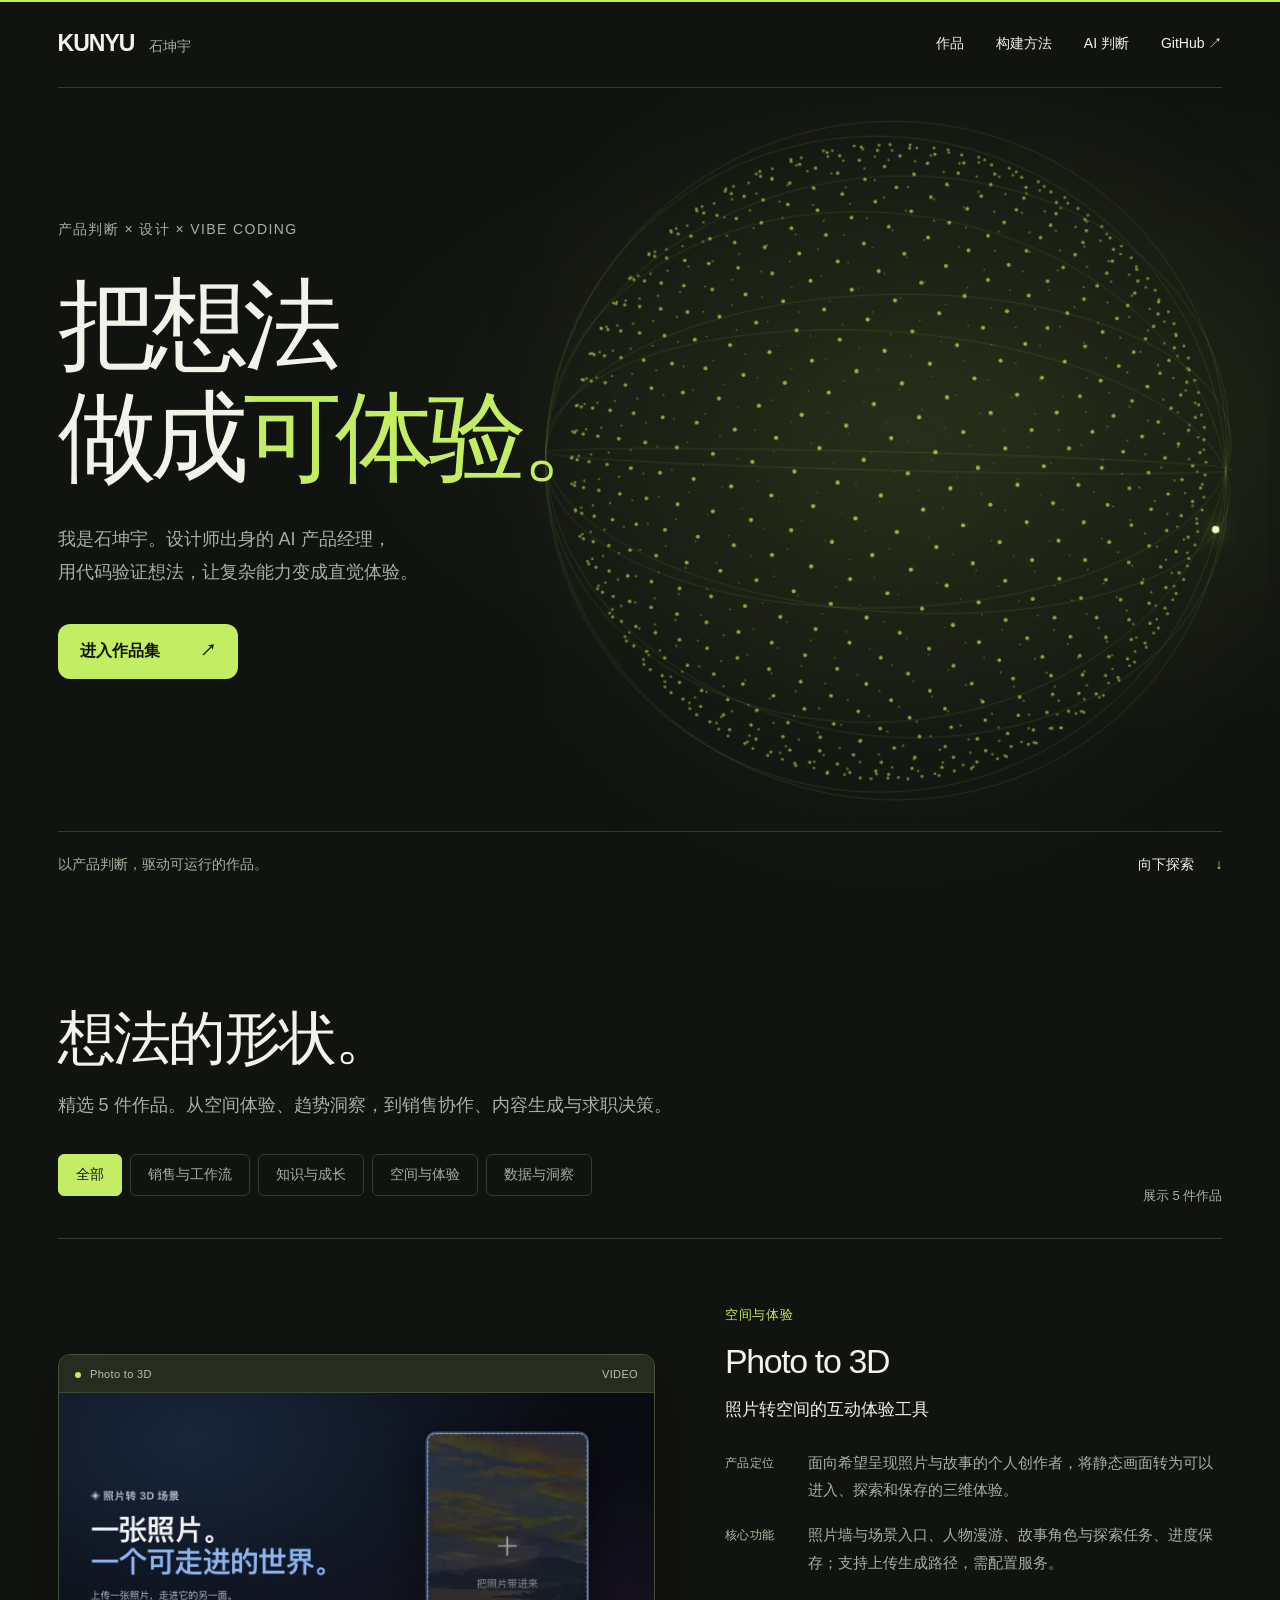
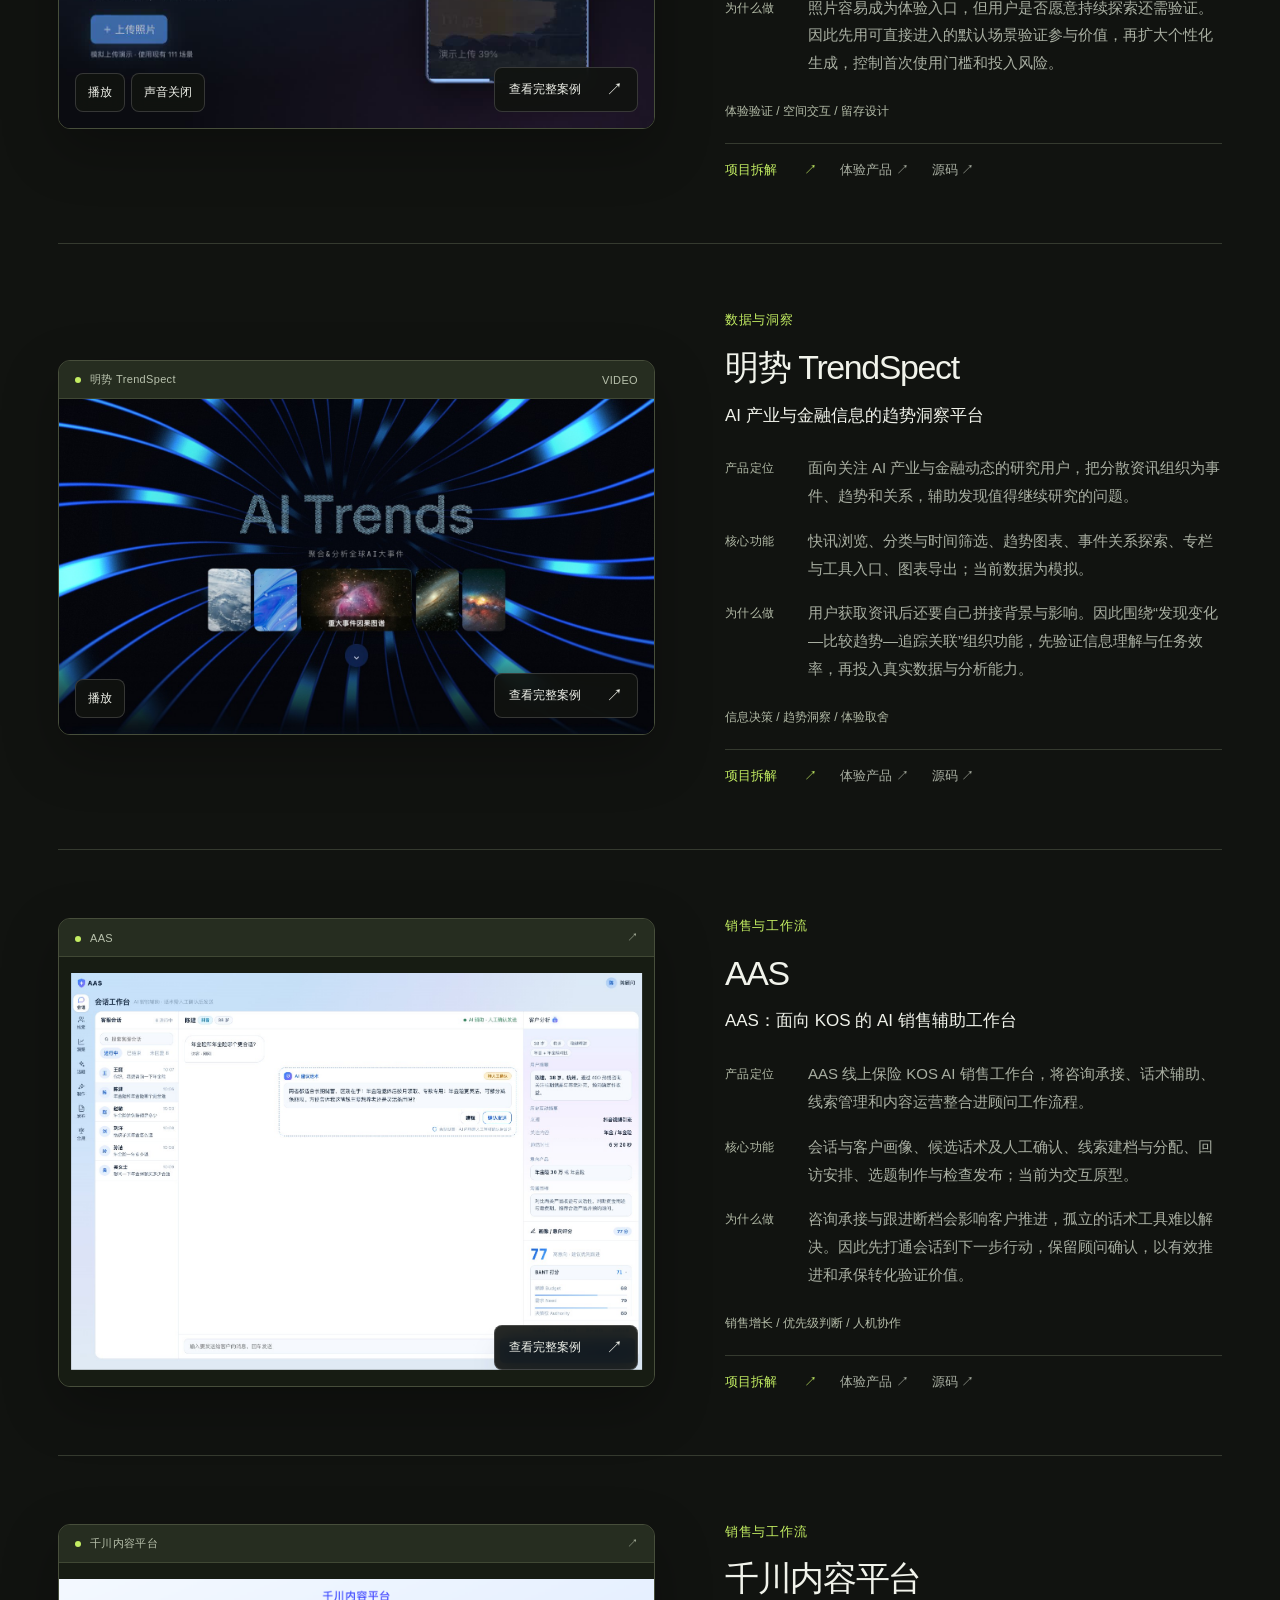
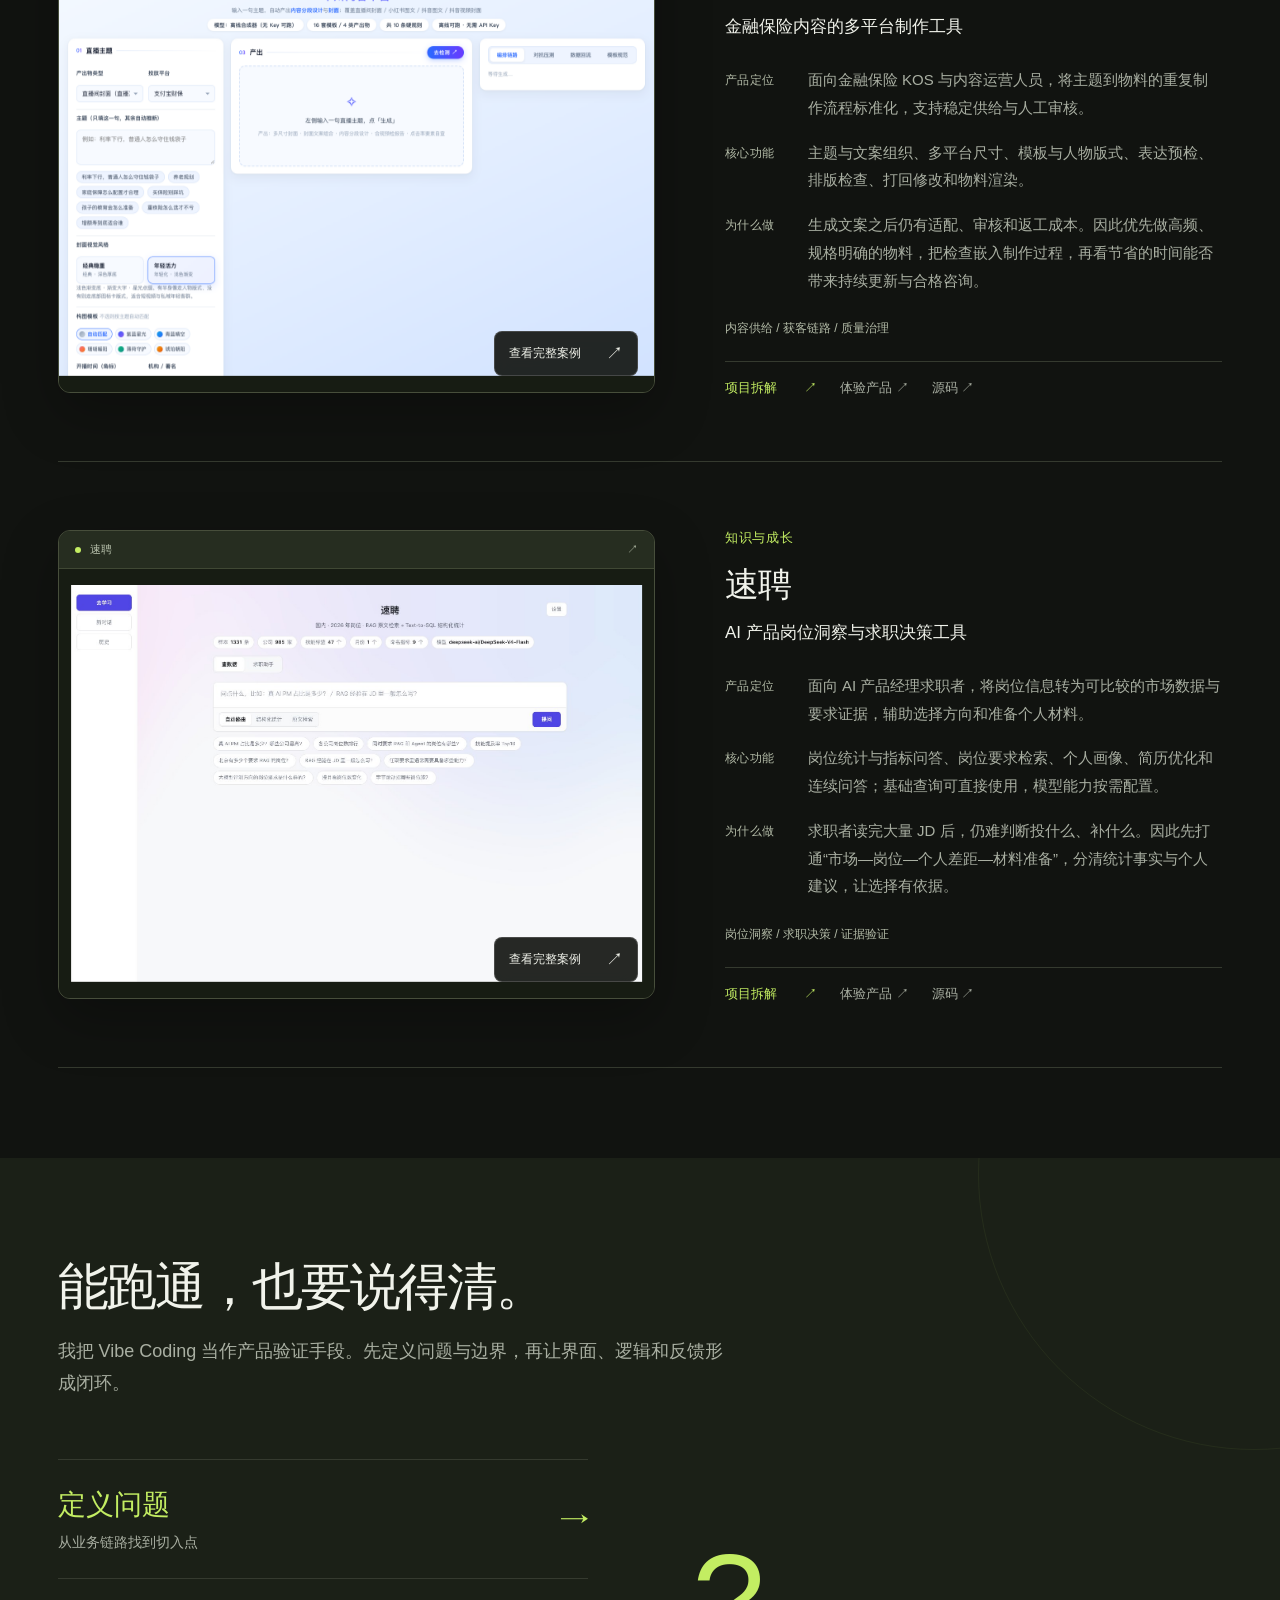
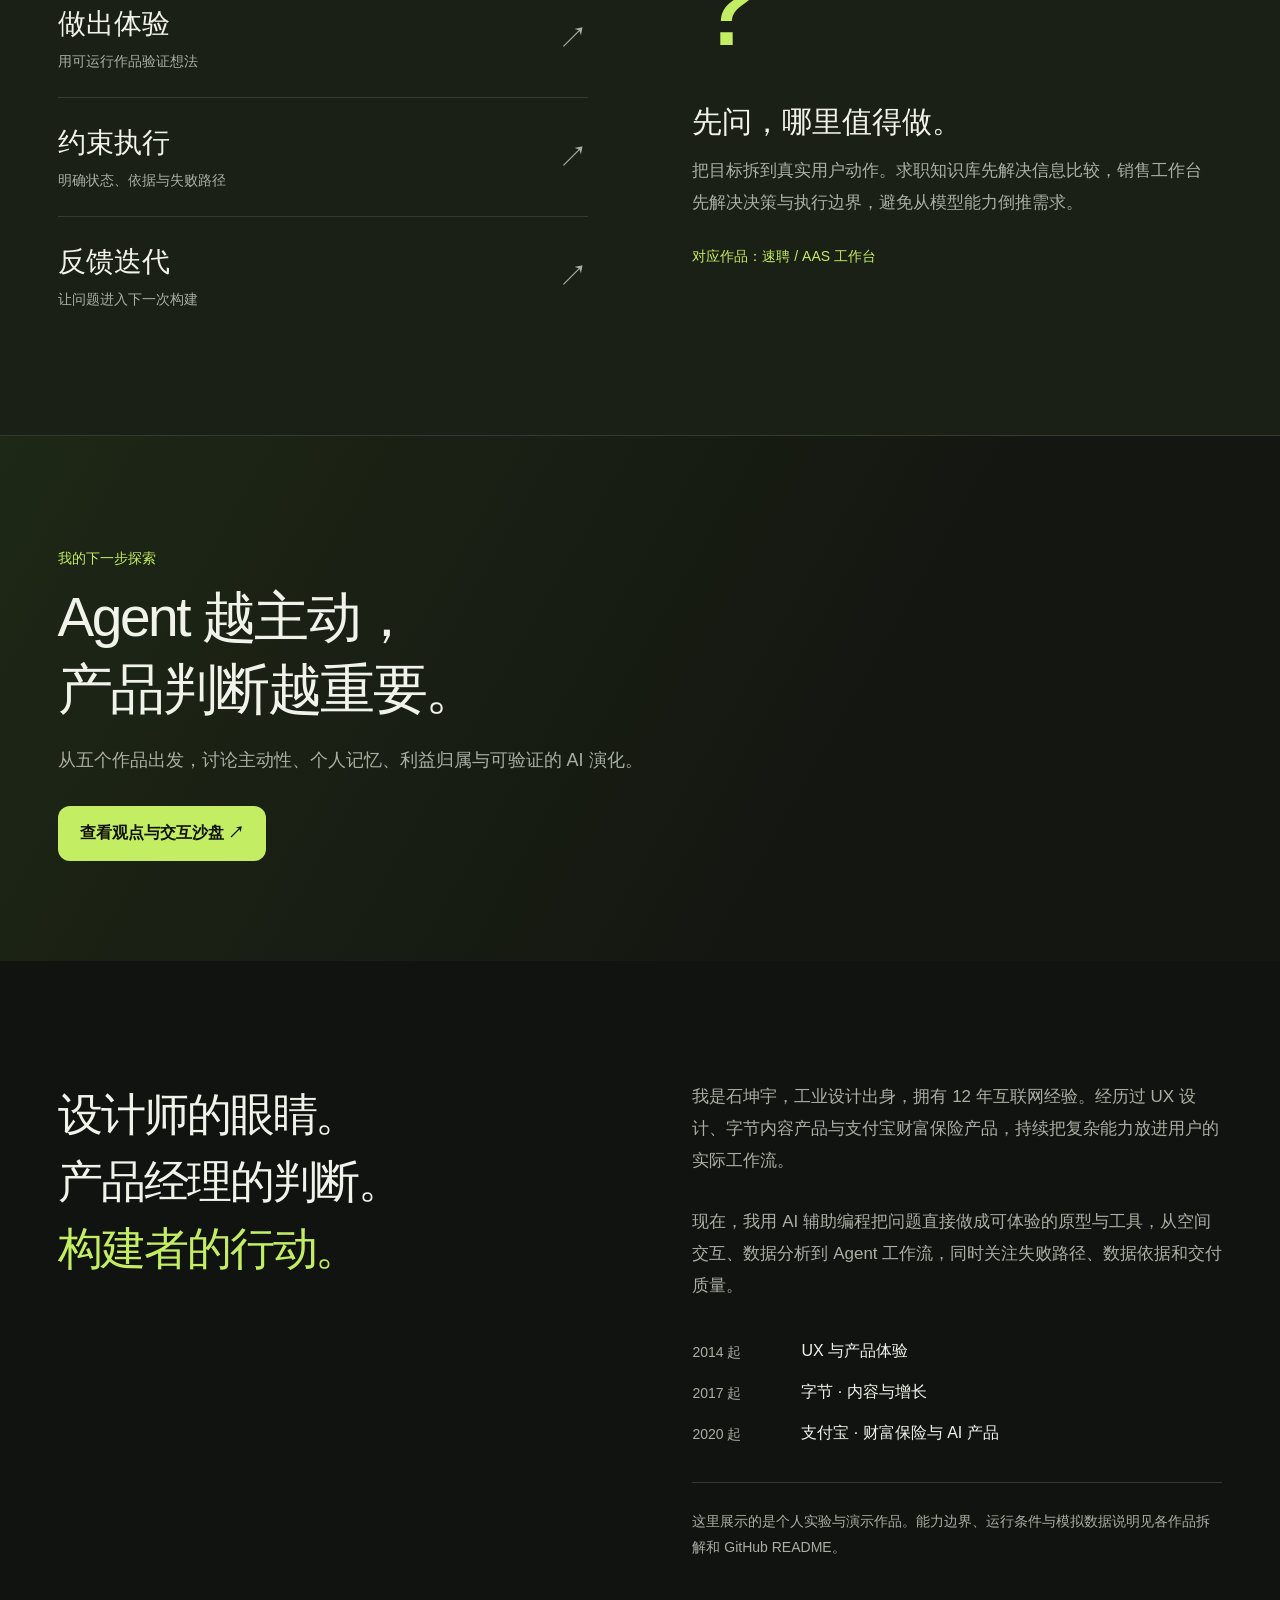
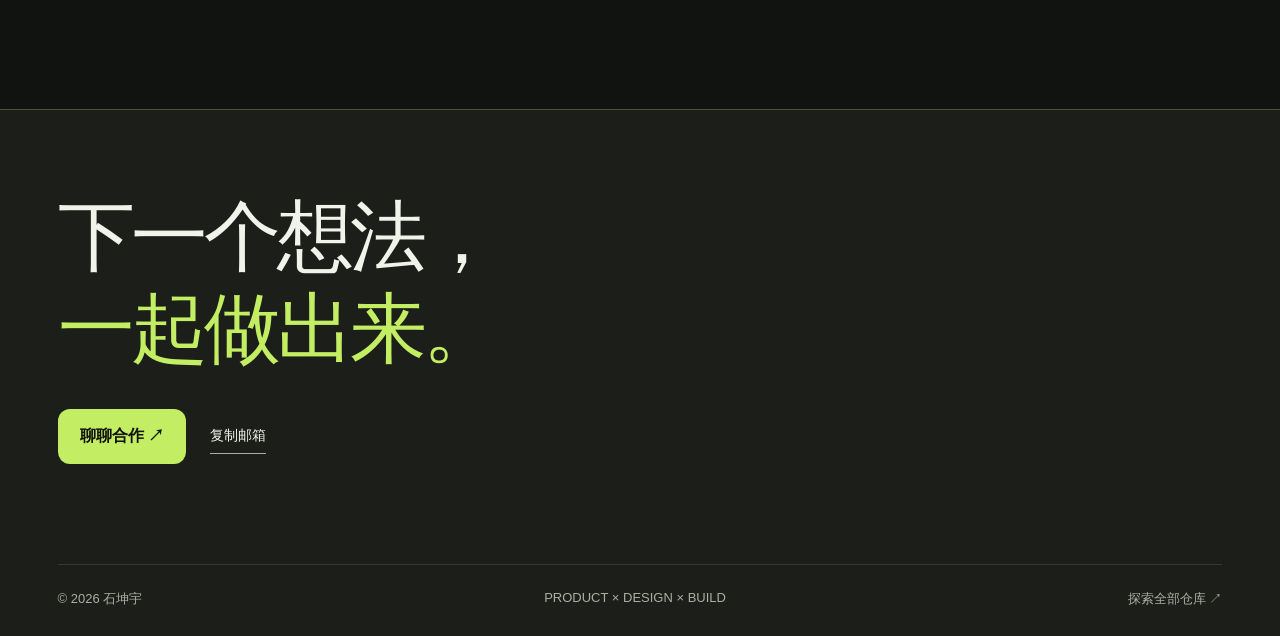
<file: index.html>
<!doctype html><html lang="zh-CN"><head><meta charset="UTF-8"><meta name="viewport" content="width=device-width, initial-scale=1"><title>石坤宇 · 把想法做成作品</title><meta name="description" content="石坤宇的 Vibe Coding 作品与产品实验：空间交互、数据洞察与 AI 工作流。"><link rel="icon" href="data:image/svg+xml,%3Csvg xmlns='http://www.w3.org/2000/svg' viewBox='0 0 32 32'%3E%3Crect width='32' height='32' fill='%23111310'/%3E%3Ctext x='4' y='24' font-size='24' fill='%23c3ed62'%3EK%3C/text%3E%3C/svg%3E"><link rel="stylesheet" href="style.css"><link rel="stylesheet" href="refinements.css"></head><body><a class="skip" href="#works">跳到作品</a><header><a class="brand" href="#home">KUNYU<span>石坤宇</span></a><nav aria-label="主导航"><a href="#works">作品</a><a href="#method">构建方法</a><a href="perspectives.html">AI 判断</a><a href="https://github.com/cain0624" target="_blank" rel="noopener">GitHub ↗</a></nav></header><main><section class="hero" id="home"><div class="hero-copy"><p class="eyebrow">产品判断 × 设计 × VIBE CODING</p><h1>把想法<br>做成<span>可体验。</span></h1><p class="intro">我是石坤宇。设计师出身的 AI 产品经理，<br>用代码验证想法，让复杂能力变成直觉体验。</p><a class="button magnet" href="#works">进入作品集 <span>↗</span></a></div><div class="stage"><canvas id="field" tabindex="0" role="button" aria-label="自动切换的粒子实验，点击或按空格暂停" aria-pressed="false"></canvas></div><div class="hero-baseline"><span>以产品判断，驱动可运行的作品。</span><a href="#works">向下探索 <span>↓</span></a></div></section><section id="works" class="works reveal"><div class="section-title"><h2>想法的形状。</h2><p>精选 5 件作品。从空间体验、趋势洞察，到销售协作、内容生成与求职决策。</p><div class="filters" role="group" aria-label="作品分类"><button data-filter="全部" aria-pressed="true">全部</button><button data-filter="销售与工作流" aria-pressed="false">销售与工作流</button><button data-filter="知识与成长" aria-pressed="false">知识与成长</button><button data-filter="空间与体验" aria-pressed="false">空间与体验</button><button data-filter="数据与洞察" aria-pressed="false">数据与洞察</button></div><p id="filter-status" role="status" aria-live="polite">展示 5 件作品</p></div></section><section class="gallery" aria-label="全部作品"><article class="work project-row reveal" data-group="空间与体验">
 <div class="project-image project-video"><div class="image-bar"><span>Photo to 3D</span><span>VIDEO</span></div><div class="image-viewport"><video data-src="assets/photo-to-3d-showreel.mp4" poster="assets/photo-to-3d-showreel.jpg" muted loop playsinline preload="none" aria-label="Photo to 3D 项目 Showreel"></video></div><div class="video-tools"><button class="video-toggle" type="button" aria-label="播放Photo to 3D 项目 Showreel" aria-pressed="false">播放</button><button class="video-sound" type="button" aria-label="开启Photo to 3D 项目 Showreel声音" aria-pressed="false">声音关闭</button></div><a class="image-action" href="projects/photo-to-3d.html">查看完整案例 <span>↗</span></a></div>
 <div class="project-copy"><p class="category">空间与体验</p><h3>Photo to 3D</h3><p class="project-headline">照片转空间的互动体验工具</p><dl class="project-facts"><div><dt>产品定位</dt><dd>面向希望呈现照片与故事的个人创作者，将静态画面转为可以进入、探索和保存的三维体验。</dd></div><div><dt>核心功能</dt><dd>照片墙与场景入口、人物漫游、故事角色与探索任务、进度保存；支持上传生成路径，需配置服务。</dd></div><div><dt>为什么做</dt><dd>照片容易成为体验入口，但用户是否愿意持续探索还需验证。因此先用可直接进入的默认场景验证参与价值，再扩大个性化生成，控制首次使用门槛和投入风险。</dd></div></dl><p class="work-meta">体验验证 / 空间交互 / 留存设计</p><div class="project-links"><a class="case-link" href="projects/photo-to-3d.html">项目拆解 <span>↗</span></a><a href="https://cain0624.github.io/photo-to-3d/" target="_blank" rel="noopener">体验产品 ↗</a><a href="https://github.com/cain0624/photo-to-3d#readme" target="_blank" rel="noopener">源码 ↗</a></div></div></article><article class="work project-row reveal" data-group="数据与洞察">
 <div class="project-image project-video"><div class="image-bar"><span>明势 TrendSpect</span><span>VIDEO</span></div><div class="image-viewport"><video data-src="assets/trendspect-hero-v4.mp4" poster="assets/trendspect-hero-v4.jpg" muted loop playsinline preload="none" aria-label="明势首页首屏真实动效录屏"></video></div><div class="video-tools"><button class="video-toggle" type="button" aria-label="播放明势首页首屏真实动效录屏" aria-pressed="false">播放</button></div><a class="image-action" href="projects/ai-trendspect.html">查看完整案例 <span>↗</span></a></div>
 <div class="project-copy"><p class="category">数据与洞察</p><h3>明势 TrendSpect</h3><p class="project-headline">AI 产业与金融信息的趋势洞察平台</p><dl class="project-facts"><div><dt>产品定位</dt><dd>面向关注 AI 产业与金融动态的研究用户，把分散资讯组织为事件、趋势和关系，辅助发现值得继续研究的问题。</dd></div><div><dt>核心功能</dt><dd>快讯浏览、分类与时间筛选、趋势图表、事件关系探索、专栏与工具入口、图表导出；当前数据为模拟。</dd></div><div><dt>为什么做</dt><dd>用户获取资讯后还要自己拼接背景与影响。因此围绕“发现变化—比较趋势—追踪关联”组织功能，先验证信息理解与任务效率，再投入真实数据与分析能力。</dd></div></dl><p class="work-meta">信息决策 / 趋势洞察 / 体验取舍</p><div class="project-links"><a class="case-link" href="projects/ai-trendspect.html">项目拆解 <span>↗</span></a><a href="https://cain0624.github.io/ai-trendspect/" target="_blank" rel="noopener">体验产品 ↗</a><a href="https://github.com/cain0624/ai-trendspect#readme" target="_blank" rel="noopener">源码 ↗</a></div></div></article><article class="work project-row reveal" data-group="销售与工作流">
 <a class="project-image" href="projects/sdr-workbench.html" aria-label="查看AAS · SDR 智能工作台完整案例"><div class="image-bar"><span>AAS</span><span aria-hidden="true">↗</span></div><div class="image-viewport"><div class="parallax-media"><img loading="lazy" src="assets/aas-workbench.jpg" alt="AAS · SDR 智能工作台的真实产品界面"></div></div><span class="image-action">查看完整案例 <span>↗</span></span></a>
 <div class="project-copy"><p class="category">销售与工作流</p><h3>AAS</h3><p class="project-headline">AAS：面向 KOS 的 AI 销售辅助工作台</p><dl class="project-facts"><div><dt>产品定位</dt><dd>AAS 线上保险 KOS AI 销售工作台，将咨询承接、话术辅助、线索管理和内容运营整合进顾问工作流程。</dd></div><div><dt>核心功能</dt><dd>会话与客户画像、候选话术及人工确认、线索建档与分配、回访安排、选题制作与检查发布；当前为交互原型。</dd></div><div><dt>为什么做</dt><dd>咨询承接与跟进断档会影响客户推进，孤立的话术工具难以解决。因此先打通会话到下一步行动，保留顾问确认，以有效推进和承保转化验证价值。</dd></div></dl><p class="work-meta">销售增长 / 优先级判断 / 人机协作</p><div class="project-links"><a class="case-link" href="projects/sdr-workbench.html">项目拆解 <span>↗</span></a><a href="https://cain0624.github.io/sdr-workbench/" target="_blank" rel="noopener">体验产品 ↗</a><a href="https://github.com/cain0624/sdr-workbench#readme" target="_blank" rel="noopener">源码 ↗</a></div></div></article><article class="work project-row reveal" data-group="销售与工作流">
 <a class="project-image" href="projects/qianchuan-content-platform.html" aria-label="查看千川内容平台完整案例"><div class="image-bar"><span>千川内容平台</span><span aria-hidden="true">↗</span></div><div class="image-viewport"><div class="parallax-media"><img loading="lazy" src="assets/qianchuan-content-platform.png" alt="千川内容平台的真实产品界面"></div></div><span class="image-action">查看完整案例 <span>↗</span></span></a>
 <div class="project-copy"><p class="category">销售与工作流</p><h3>千川内容平台</h3><p class="project-headline">金融保险内容的多平台制作工具</p><dl class="project-facts"><div><dt>产品定位</dt><dd>面向金融保险 KOS 与内容运营人员，将主题到物料的重复制作流程标准化，支持稳定供给与人工审核。</dd></div><div><dt>核心功能</dt><dd>主题与文案组织、多平台尺寸、模板与人物版式、表达预检、排版检查、打回修改和物料渲染。</dd></div><div><dt>为什么做</dt><dd>生成文案之后仍有适配、审核和返工成本。因此优先做高频、规格明确的物料，把检查嵌入制作过程，再看节省的时间能否带来持续更新与合格咨询。</dd></div></dl><p class="work-meta">内容供给 / 获客链路 / 质量治理</p><div class="project-links"><a class="case-link" href="projects/qianchuan-content-platform.html">项目拆解 <span>↗</span></a><a href="https://cain0624.github.io/qianchuan-content-platform/" target="_blank" rel="noopener">体验产品 ↗</a><a href="https://github.com/cain0624/qianchuan-content-platform#readme" target="_blank" rel="noopener">源码 ↗</a></div></div></article><article class="work project-row reveal" data-group="知识与成长">
 <a class="project-image" href="projects/jd-insight.html" aria-label="查看速聘 · 岗位知识库完整案例"><div class="image-bar"><span>速聘</span><span aria-hidden="true">↗</span></div><div class="image-viewport"><div class="parallax-media"><img loading="lazy" src="assets/supin.jpg" alt="速聘 · 岗位知识库的真实产品界面"></div></div><span class="image-action">查看完整案例 <span>↗</span></span></a>
 <div class="project-copy"><p class="category">知识与成长</p><h3>速聘</h3><p class="project-headline">AI 产品岗位洞察与求职决策工具</p><dl class="project-facts"><div><dt>产品定位</dt><dd>面向 AI 产品经理求职者，将岗位信息转为可比较的市场数据与要求证据，辅助选择方向和准备个人材料。</dd></div><div><dt>核心功能</dt><dd>岗位统计与指标问答、岗位要求检索、个人画像、简历优化和连续问答；基础查询可直接使用，模型能力按需配置。</dd></div><div><dt>为什么做</dt><dd>求职者读完大量 JD 后，仍难判断投什么、补什么。因此先打通“市场—岗位—个人差距—材料准备”，分清统计事实与个人建议，让选择有依据。</dd></div></dl><p class="work-meta">岗位洞察 / 求职决策 / 证据验证</p><div class="project-links"><a class="case-link" href="projects/jd-insight.html">项目拆解 <span>↗</span></a><a href="https://cain0624.github.io/jd-insight/" target="_blank" rel="noopener">体验产品 ↗</a><a href="https://github.com/cain0624/jd-insight#readme" target="_blank" rel="noopener">源码 ↗</a></div></div></article></section><section id="method" class="method reveal"><h2>能跑通，也要说得清。</h2><p class="section-intro">我把 Vibe Coding 当作产品验证手段。先定义问题与边界，再让界面、逻辑和反馈形成闭环。</p><div class="method-layout"><div class="steps" role="tablist" aria-label="构建方法"><button role="tab" aria-selected="true" aria-controls="method-panel" id="step-0" data-step="0"><span>定义问题</span><small>从业务链路找到切入点</small><b>↗</b></button><button role="tab" aria-selected="false" aria-controls="method-panel" id="step-1" data-step="1" tabindex="-1"><span>做出体验</span><small>用可运行作品验证想法</small><b>↗</b></button><button role="tab" aria-selected="false" aria-controls="method-panel" id="step-2" data-step="2" tabindex="-1"><span>约束执行</span><small>明确状态、依据与失败路径</small><b>↗</b></button><button role="tab" aria-selected="false" aria-controls="method-panel" id="step-3" data-step="3" tabindex="-1"><span>反馈迭代</span><small>让问题进入下一次构建</small><b>↗</b></button></div><div id="method-panel" role="tabpanel" aria-labelledby="step-0" tabindex="0"><div class="method-symbol" aria-hidden="true">?</div><h3 id="method-title">先问，哪里值得做。</h3><p id="method-description">把目标拆到真实用户动作。求职知识库先解决信息比较，销售工作台先解决决策与执行边界，避免从模型能力倒推需求。</p><div class="method-evidence" id="method-evidence">对应作品：速聘 / AAS 工作台</div></div></div></section><section class="perspective-entry"><p class="category">我的下一步探索</p><h2>Agent 越主动，<br>产品判断越重要。</h2><p>从五个作品出发，讨论主动性、个人记忆、利益归属与可验证的 AI 演化。</p><a class="button" href="perspectives.html">查看观点与交互沙盘 ↗</a></section><section id="about" class="about reveal"><div class="about-title"><h2>设计师的眼睛。<br>产品经理的判断。<br><span>构建者的行动。</span></h2></div><div class="about-copy"><p>我是石坤宇，工业设计出身，拥有 12 年互联网经验。经历过 UX 设计、字节内容产品与支付宝财富保险产品，持续把复杂能力放进用户的实际工作流。</p><p>现在，我用 AI 辅助编程把问题直接做成可体验的原型与工具，从空间交互、数据分析到 Agent 工作流，同时关注失败路径、数据依据和交付质量。</p><div class="experience"><span>2014 起</span><p>UX 与产品体验</p><span>2017 起</span><p>字节 · 内容与增长</p><span>2020 起</span><p>支付宝 · 财富保险与 AI 产品</p></div><p class="boundary">这里展示的是个人实验与演示作品。能力边界、运行条件与模拟数据说明见各作品拆解和 GitHub README。</p></div></section><footer><p class="footer-lead">下一个想法，<br><span>一起做出来。</span></p><div class="footer-actions"><a class="button magnet" href="mailto:291623933@qq.com">聊聊合作 ↗</a><button id="copy-email">复制邮箱</button><span id="copy-status" role="status" aria-live="polite"></span></div><div class="footer-bottom"><span>© 2026 石坤宇</span><span>PRODUCT × DESIGN × BUILD</span><a href="https://github.com/cain0624" target="_blank" rel="noopener">探索全部仓库 ↗</a></div></footer></main><script src="app.js"></script></body></html>
</file>
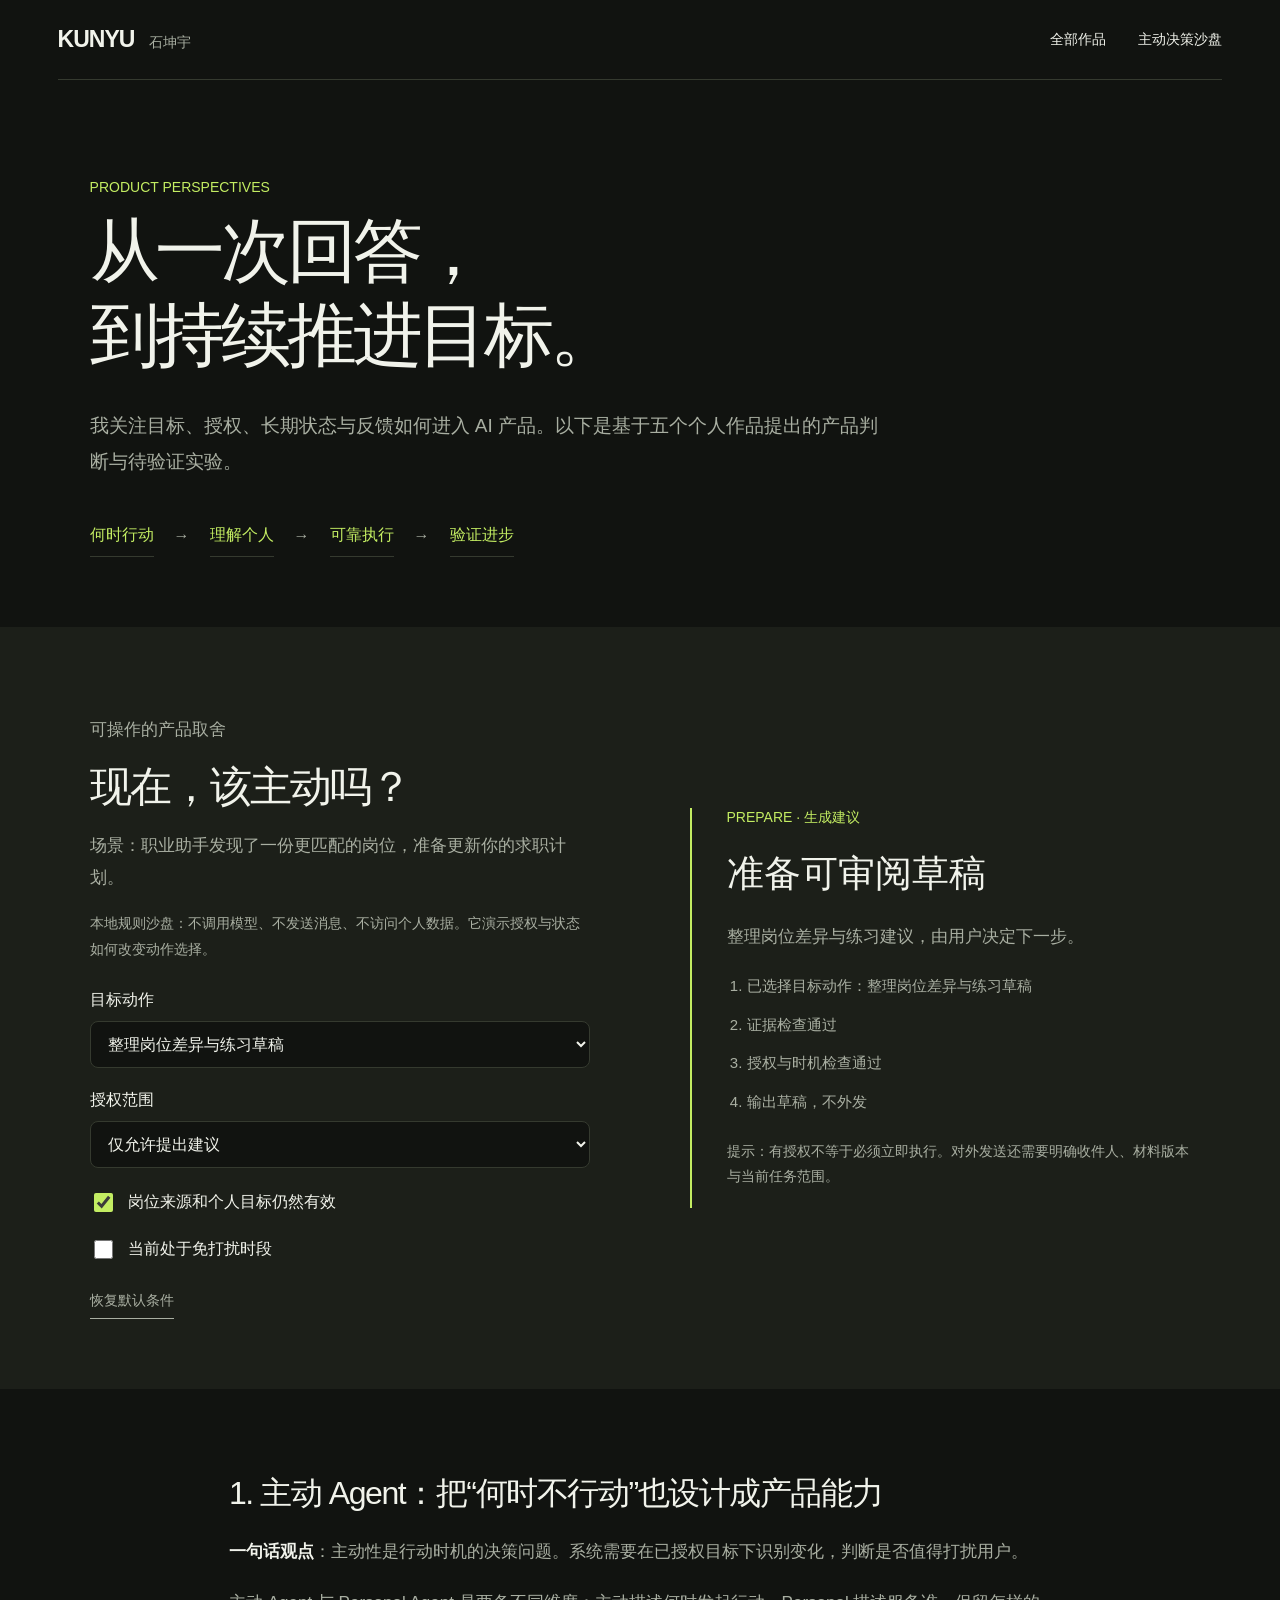
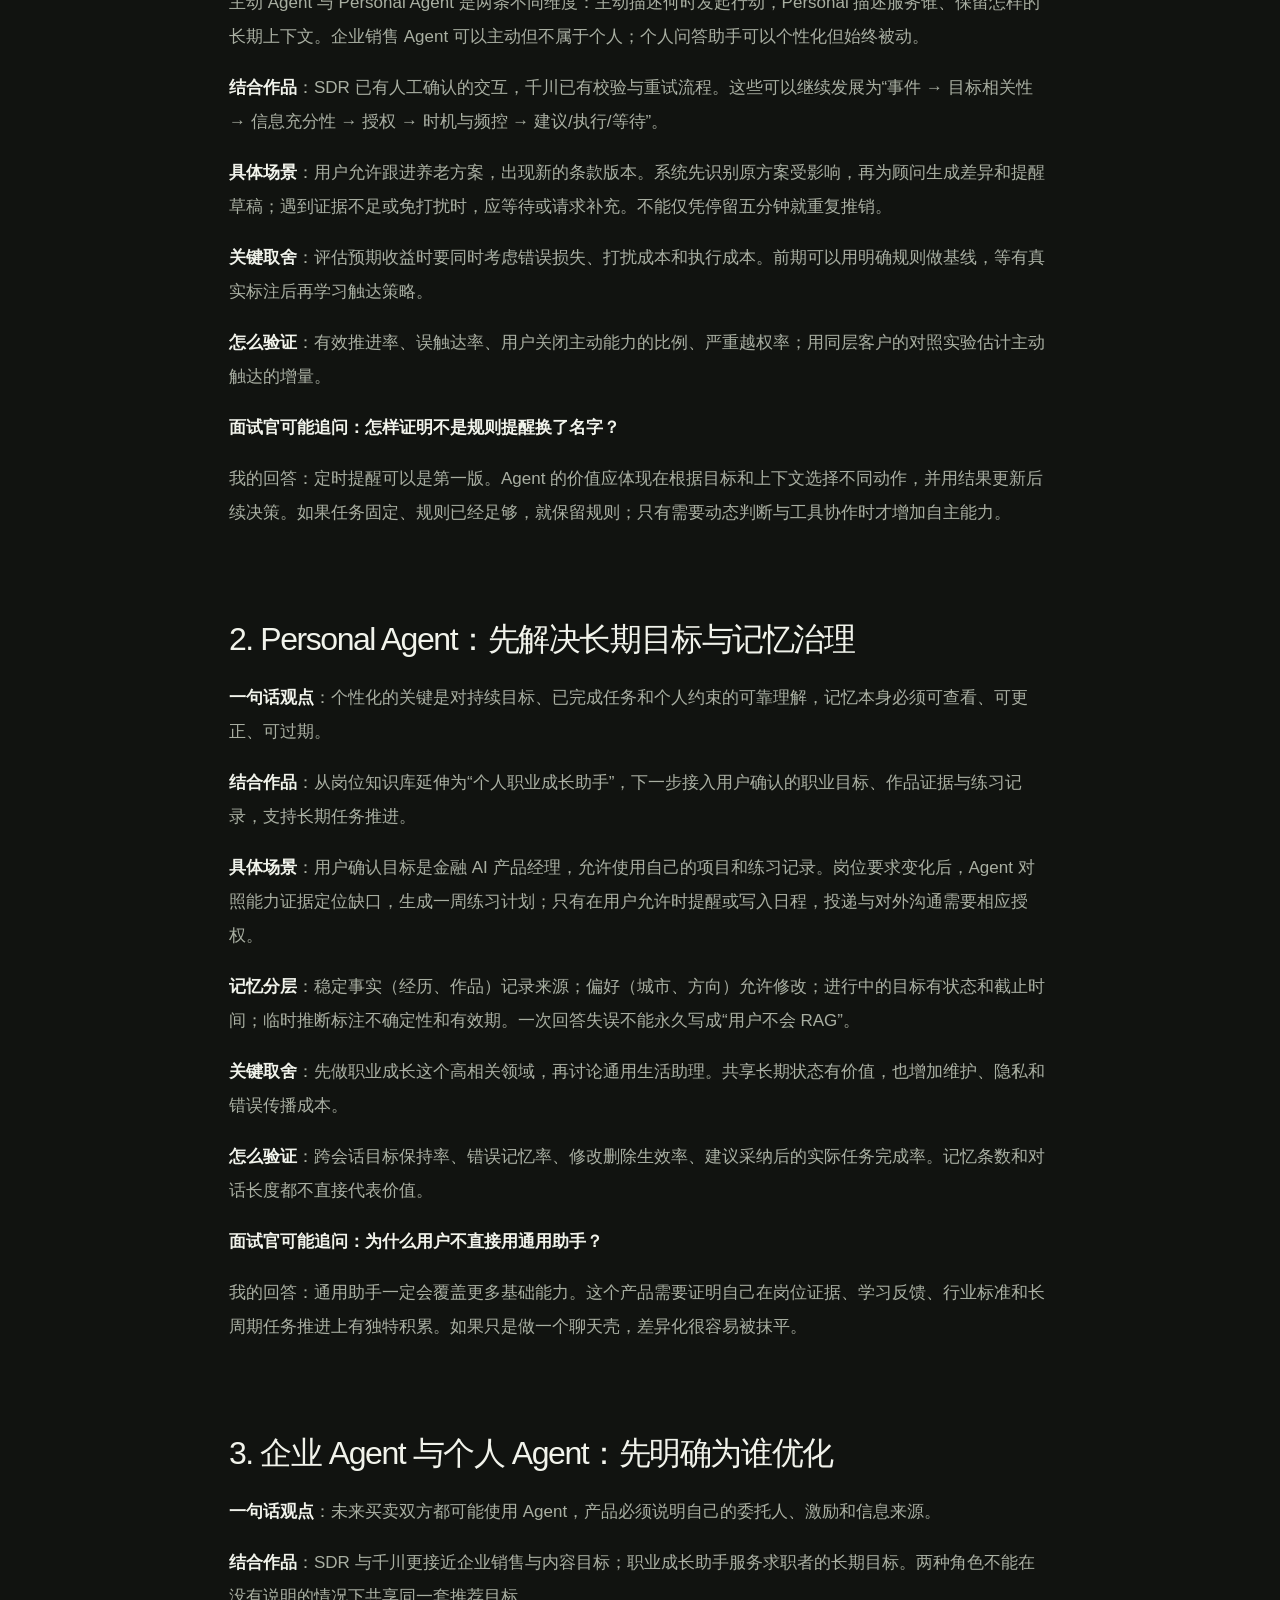
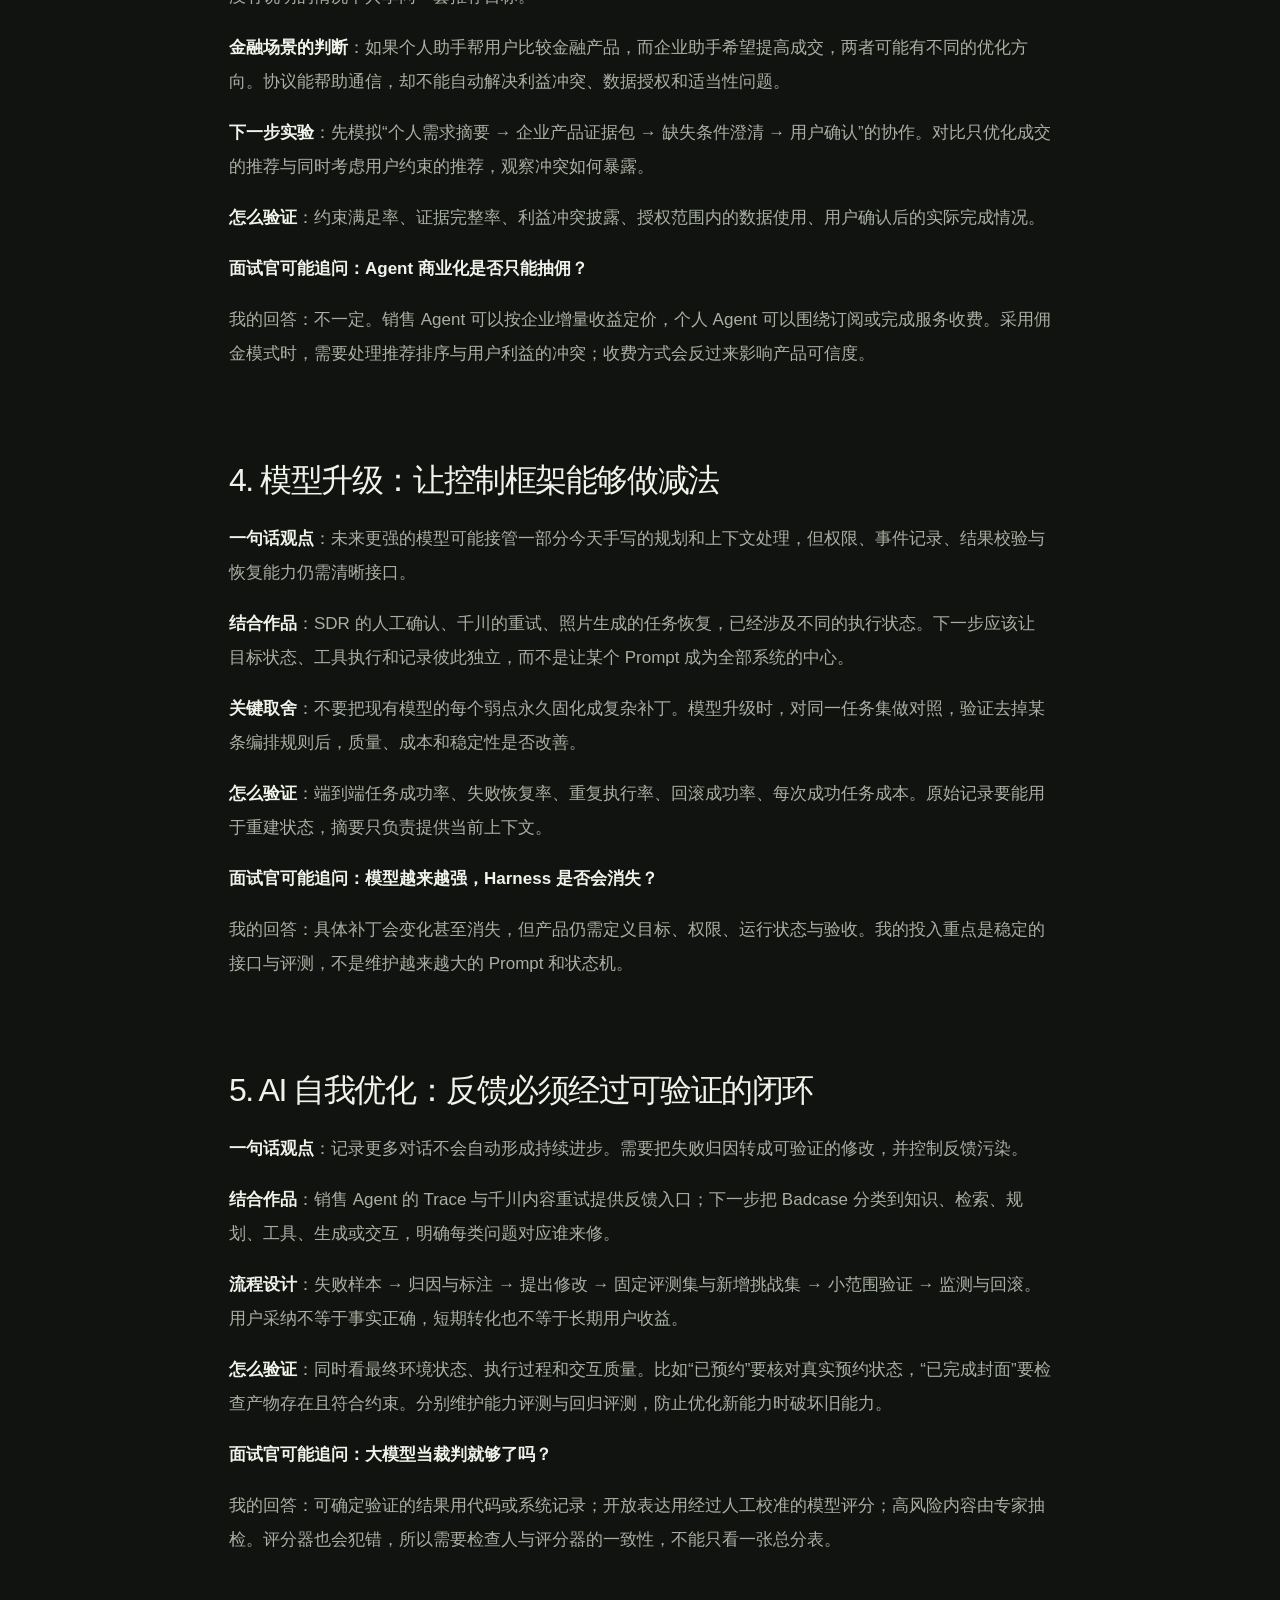
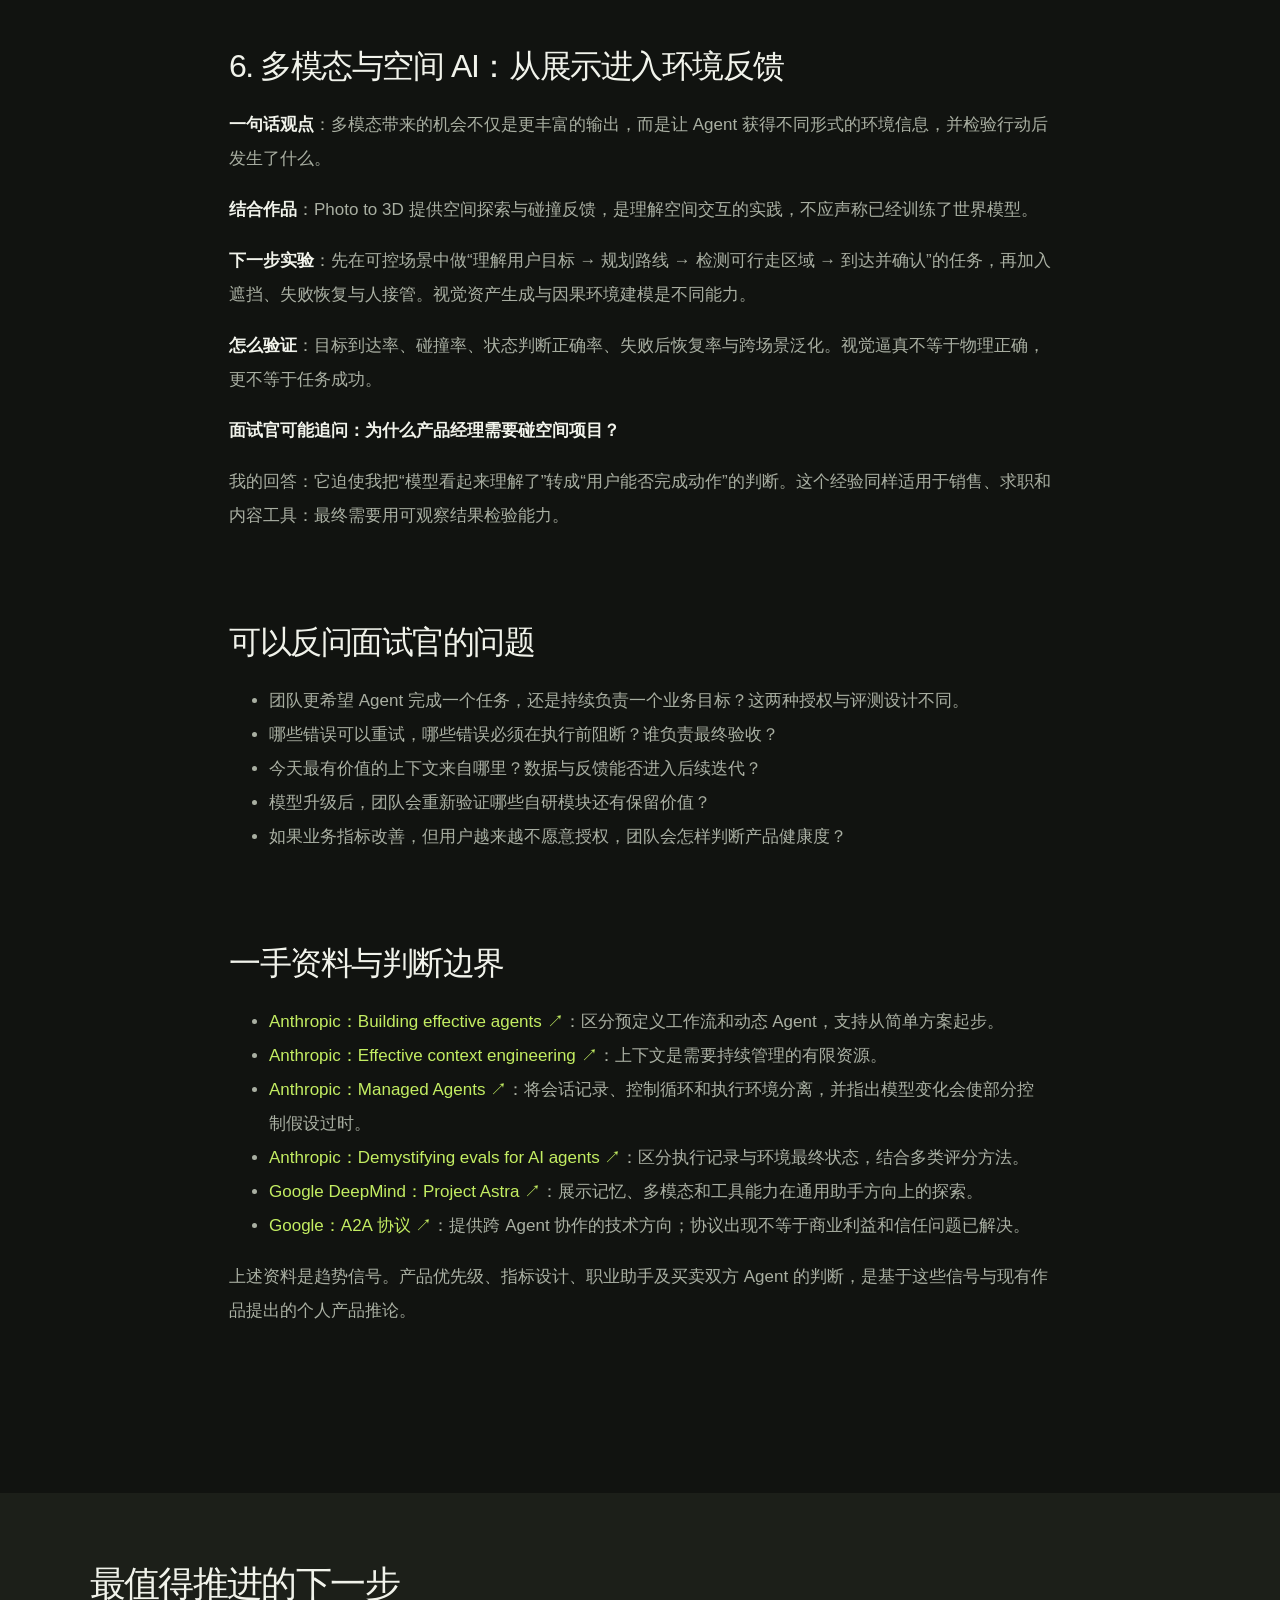
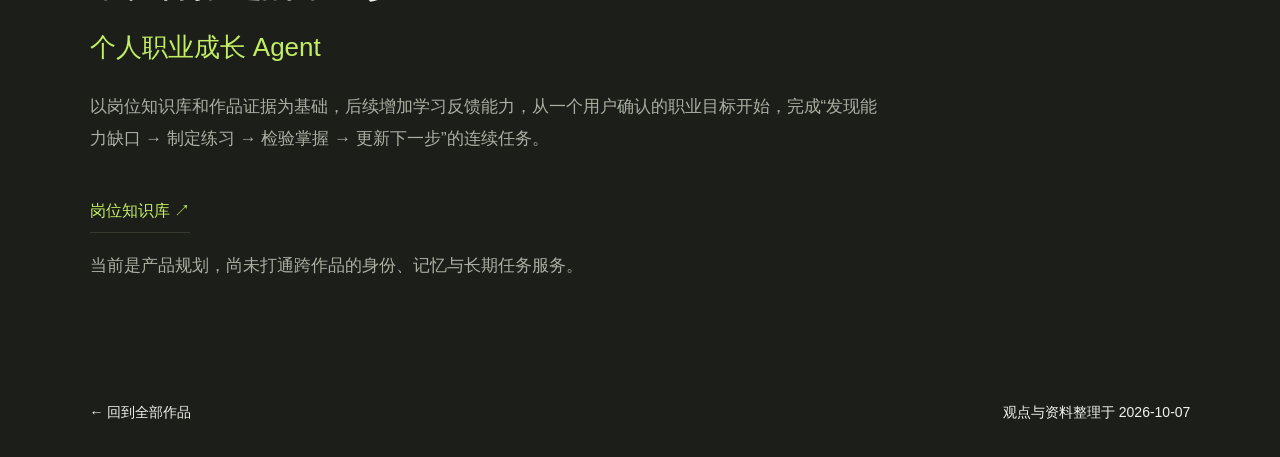
<file: perspectives.html>
<!doctype html><html lang="zh-CN"><head><meta charset="utf-8"><meta name="viewport" content="width=device-width,initial-scale=1"><title>我的 AI 判断 · 石坤宇</title><meta name="description" content="从五个作品出发，讨论主动 Agent、Personal Agent、长期状态与可验证的产品演化。"><link rel="stylesheet" href="style.css"><link rel="stylesheet" href="perspectives.css"><link rel="icon" href="data:image/svg+xml,%3Csvg xmlns='http://www.w3.org/2000/svg' viewBox='0 0 32 32'%3E%3Crect width='32' height='32' fill='%23111310'/%3E%3Ctext x='4' y='24' font-size='24' fill='%23c3ed62'%3EK%3C/text%3E%3C/svg%3E"></head><body><header><a class="brand" href="index.html">KUNYU<span>石坤宇</span></a><nav><a href="index.html#works">全部作品</a><a href="#sandbox">主动决策沙盘</a></nav></header><main><section class="thinking-hero"><p class="category">PRODUCT PERSPECTIVES</p><h1>从一次回答，<br>到持续推进目标。</h1><p>我关注目标、授权、长期状态与反馈如何进入 AI 产品。以下是基于五个个人作品提出的产品判断与待验证实验。</p><div class="thought-path"><a href="#view-1">何时行动</a><span>→</span><a href="#view-2">理解个人</a><span>→</span><a href="#view-4">可靠执行</a><span>→</span><a href="#view-5">验证进步</a></div></section><section class="sandbox" id="sandbox"><div><p class="category">可操作的产品取舍</p><h2>现在，该主动吗？</h2><p>场景：职业助手发现了一份更匹配的岗位，准备更新你的求职计划。</p><p class="sandbox-note">本地规则沙盘：不调用模型、不发送消息、不访问个人数据。它演示授权与状态如何改变动作选择。</p><form id="decision-form"><label>目标动作<select id="action"><option value="draft">整理岗位差异与练习草稿</option><option value="calendar">写入日程</option><option value="send">向招聘方发送材料</option></select></label><label>授权范围<select id="authority"><option value="suggest">仅允许提出建议</option><option value="internal">允许更新我的日程</option><option value="external">已明确授权本次对外发送</option></select></label><label class="check"><input type="checkbox" id="evidence" checked>岗位来源和个人目标仍然有效</label><label class="check"><input type="checkbox" id="quiet">当前处于免打扰时段</label><button type="button" id="reset-sandbox">恢复默认条件</button></form></div><div class="decision-output" aria-live="polite"><span id="decision-label"></span><h3 id="decision-title"></h3><p id="decision-reason"></p><ol id="decision-trace"></ol><p class="sandbox-note">提示：有授权不等于必须立即执行。对外发送还需要明确收件人、材料版本与当前任务范围。</p></div></section><section class="thoughts"><section class="thought-chapter" id="view-1"><h2>1. 主动 Agent：把“何时不行动”也设计成产品能力</h2><p><strong>一句话观点</strong>：主动性是行动时机的决策问题。系统需要在已授权目标下识别变化，判断是否值得打扰用户。</p><p>主动 Agent 与 Personal Agent 是两条不同维度：主动描述何时发起行动，Personal 描述服务谁、保留怎样的长期上下文。企业销售 Agent 可以主动但不属于个人；个人问答助手可以个性化但始终被动。</p><p><strong>结合作品</strong>：SDR 已有人工确认的交互，千川已有校验与重试流程。这些可以继续发展为“事件 → 目标相关性 → 信息充分性 → 授权 → 时机与频控 → 建议/执行/等待”。</p><p><strong>具体场景</strong>：用户允许跟进养老方案，出现新的条款版本。系统先识别原方案受影响，再为顾问生成差异和提醒草稿；遇到证据不足或免打扰时，应等待或请求补充。不能仅凭停留五分钟就重复推销。</p><p><strong>关键取舍</strong>：评估预期收益时要同时考虑错误损失、打扰成本和执行成本。前期可以用明确规则做基线，等有真实标注后再学习触达策略。</p><p><strong>怎么验证</strong>：有效推进率、误触达率、用户关闭主动能力的比例、严重越权率；用同层客户的对照实验估计主动触达的增量。</p><p><strong>面试官可能追问：怎样证明不是规则提醒换了名字？</strong></p><p>我的回答：定时提醒可以是第一版。Agent 的价值应体现在根据目标和上下文选择不同动作，并用结果更新后续决策。如果任务固定、规则已经足够，就保留规则；只有需要动态判断与工具协作时才增加自主能力。</p></section><section class="thought-chapter" id="view-2"><h2>2. Personal Agent：先解决长期目标与记忆治理</h2><p><strong>一句话观点</strong>：个性化的关键是对持续目标、已完成任务和个人约束的可靠理解，记忆本身必须可查看、可更正、可过期。</p><p><strong>结合作品</strong>：从岗位知识库延伸为“个人职业成长助手”，下一步接入用户确认的职业目标、作品证据与练习记录，支持长期任务推进。</p><p><strong>具体场景</strong>：用户确认目标是金融 AI 产品经理，允许使用自己的项目和练习记录。岗位要求变化后，Agent 对照能力证据定位缺口，生成一周练习计划；只有在用户允许时提醒或写入日程，投递与对外沟通需要相应授权。</p><p><strong>记忆分层</strong>：稳定事实（经历、作品）记录来源；偏好（城市、方向）允许修改；进行中的目标有状态和截止时间；临时推断标注不确定性和有效期。一次回答失误不能永久写成“用户不会 RAG”。</p><p><strong>关键取舍</strong>：先做职业成长这个高相关领域，再讨论通用生活助理。共享长期状态有价值，也增加维护、隐私和错误传播成本。</p><p><strong>怎么验证</strong>：跨会话目标保持率、错误记忆率、修改删除生效率、建议采纳后的实际任务完成率。记忆条数和对话长度都不直接代表价值。</p><p><strong>面试官可能追问：为什么用户不直接用通用助手？</strong></p><p>我的回答：通用助手一定会覆盖更多基础能力。这个产品需要证明自己在岗位证据、学习反馈、行业标准和长周期任务推进上有独特积累。如果只是做一个聊天壳，差异化很容易被抹平。</p></section><section class="thought-chapter" id="view-3"><h2>3. 企业 Agent 与个人 Agent：先明确为谁优化</h2><p><strong>一句话观点</strong>：未来买卖双方都可能使用 Agent，产品必须说明自己的委托人、激励和信息来源。</p><p><strong>结合作品</strong>：SDR 与千川更接近企业销售与内容目标；职业成长助手服务求职者的长期目标。两种角色不能在没有说明的情况下共享同一套推荐目标。</p><p><strong>金融场景的判断</strong>：如果个人助手帮用户比较金融产品，而企业助手希望提高成交，两者可能有不同的优化方向。协议能帮助通信，却不能自动解决利益冲突、数据授权和适当性问题。</p><p><strong>下一步实验</strong>：先模拟“个人需求摘要 → 企业产品证据包 → 缺失条件澄清 → 用户确认”的协作。对比只优化成交的推荐与同时考虑用户约束的推荐，观察冲突如何暴露。</p><p><strong>怎么验证</strong>：约束满足率、证据完整率、利益冲突披露、授权范围内的数据使用、用户确认后的实际完成情况。</p><p><strong>面试官可能追问：Agent 商业化是否只能抽佣？</strong></p><p>我的回答：不一定。销售 Agent 可以按企业增量收益定价，个人 Agent 可以围绕订阅或完成服务收费。采用佣金模式时，需要处理推荐排序与用户利益的冲突；收费方式会反过来影响产品可信度。</p></section><section class="thought-chapter" id="view-4"><h2>4. 模型升级：让控制框架能够做减法</h2><p><strong>一句话观点</strong>：未来更强的模型可能接管一部分今天手写的规划和上下文处理，但权限、事件记录、结果校验与恢复能力仍需清晰接口。</p><p><strong>结合作品</strong>：SDR 的人工确认、千川的重试、照片生成的任务恢复，已经涉及不同的执行状态。下一步应该让目标状态、工具执行和记录彼此独立，而不是让某个 Prompt 成为全部系统的中心。</p><p><strong>关键取舍</strong>：不要把现有模型的每个弱点永久固化成复杂补丁。模型升级时，对同一任务集做对照，验证去掉某条编排规则后，质量、成本和稳定性是否改善。</p><p><strong>怎么验证</strong>：端到端任务成功率、失败恢复率、重复执行率、回滚成功率、每次成功任务成本。原始记录要能用于重建状态，摘要只负责提供当前上下文。</p><p><strong>面试官可能追问：模型越来越强，Harness 是否会消失？</strong></p><p>我的回答：具体补丁会变化甚至消失，但产品仍需定义目标、权限、运行状态与验收。我的投入重点是稳定的接口与评测，不是维护越来越大的 Prompt 和状态机。</p></section><section class="thought-chapter" id="view-5"><h2>5. AI 自我优化：反馈必须经过可验证的闭环</h2><p><strong>一句话观点</strong>：记录更多对话不会自动形成持续进步。需要把失败归因转成可验证的修改，并控制反馈污染。</p><p><strong>结合作品</strong>：销售 Agent 的 Trace 与千川内容重试提供反馈入口；下一步把 Badcase 分类到知识、检索、规划、工具、生成或交互，明确每类问题对应谁来修。</p><p><strong>流程设计</strong>：失败样本 → 归因与标注 → 提出修改 → 固定评测集与新增挑战集 → 小范围验证 → 监测与回滚。用户采纳不等于事实正确，短期转化也不等于长期用户收益。</p><p><strong>怎么验证</strong>：同时看最终环境状态、执行过程和交互质量。比如“已预约”要核对真实预约状态，“已完成封面”要检查产物存在且符合约束。分别维护能力评测与回归评测，防止优化新能力时破坏旧能力。</p><p><strong>面试官可能追问：大模型当裁判就够了吗？</strong></p><p>我的回答：可确定验证的结果用代码或系统记录；开放表达用经过人工校准的模型评分；高风险内容由专家抽检。评分器也会犯错，所以需要检查人与评分器的一致性，不能只看一张总分表。</p></section><section class="thought-chapter" id="view-6"><h2>6. 多模态与空间 AI：从展示进入环境反馈</h2><p><strong>一句话观点</strong>：多模态带来的机会不仅是更丰富的输出，而是让 Agent 获得不同形式的环境信息，并检验行动后发生了什么。</p><p><strong>结合作品</strong>：Photo to 3D 提供空间探索与碰撞反馈，是理解空间交互的实践，不应声称已经训练了世界模型。</p><p><strong>下一步实验</strong>：先在可控场景中做“理解用户目标 → 规划路线 → 检测可行走区域 → 到达并确认”的任务，再加入遮挡、失败恢复与人接管。视觉资产生成与因果环境建模是不同能力。</p><p><strong>怎么验证</strong>：目标到达率、碰撞率、状态判断正确率、失败后恢复率与跨场景泛化。视觉逼真不等于物理正确，更不等于任务成功。</p><p><strong>面试官可能追问：为什么产品经理需要碰空间项目？</strong></p><p>我的回答：它迫使我把“模型看起来理解了”转成“用户能否完成动作”的判断。这个经验同样适用于销售、求职和内容工具：最终需要用可观察结果检验能力。</p></section><section class="thought-chapter" id="view-8"><h2>可以反问面试官的问题</h2><ul><li>团队更希望 Agent 完成一个任务，还是持续负责一个业务目标？这两种授权与评测设计不同。</li><li>哪些错误可以重试，哪些错误必须在执行前阻断？谁负责最终验收？</li><li>今天最有价值的上下文来自哪里？数据与反馈能否进入后续迭代？</li><li>模型升级后，团队会重新验证哪些自研模块还有保留价值？</li><li>如果业务指标改善，但用户越来越不愿意授权，团队会怎样判断产品健康度？</li></ul></section><section class="thought-chapter" id="view-9"><h2>一手资料与判断边界</h2><ul><li><a href="https://www.anthropic.com/engineering/building-effective-agents" target="_blank" rel="noopener">Anthropic：Building effective agents ↗</a>：区分预定义工作流和动态 Agent，支持从简单方案起步。</li><li><a href="https://www.anthropic.com/engineering/effective-context-engineering-for-ai-agents" target="_blank" rel="noopener">Anthropic：Effective context engineering ↗</a>：上下文是需要持续管理的有限资源。</li><li><a href="https://www.anthropic.com/engineering/managed-agents" target="_blank" rel="noopener">Anthropic：Managed Agents ↗</a>：将会话记录、控制循环和执行环境分离，并指出模型变化会使部分控制假设过时。</li><li><a href="https://www.anthropic.com/engineering/demystifying-evals-for-ai-agents" target="_blank" rel="noopener">Anthropic：Demystifying evals for AI agents ↗</a>：区分执行记录与环境最终状态，结合多类评分方法。</li><li><a href="https://deepmind.google/models/project-astra/" target="_blank" rel="noopener">Google DeepMind：Project Astra ↗</a>：展示记忆、多模态和工具能力在通用助手方向上的探索。</li><li><a href="https://developers.googleblog.com/en/a2a-a-new-era-of-agent-interoperability/" target="_blank" rel="noopener">Google：A2A 协议 ↗</a>：提供跨 Agent 协作的技术方向；协议出现不等于商业利益和信任问题已解决。</li></ul><p>上述资料是趋势信号。产品优先级、指标设计、职业助手及买卖双方 Agent 的判断，是基于这些信号与现有作品提出的个人产品推论。</p></section></section><section class="next-experiment"><h2>最值得推进的下一步</h2><h3>个人职业成长 Agent</h3><p>以岗位知识库和作品证据为基础，后续增加学习反馈能力，从一个用户确认的职业目标开始，完成“发现能力缺口 → 制定练习 → 检验掌握 → 更新下一步”的连续任务。</p><div class="thought-path"><a href="projects/jd-insight.html">岗位知识库 ↗</a></div><p class="sandbox-note">当前是产品规划，尚未打通跨作品的身份、记忆与长期任务服务。</p></section></main><footer class="detail-footer"><a href="index.html#works">← 回到全部作品</a><span>观点与资料整理于 2026-10-07</span></footer><script src="perspectives.js"></script></body></html>
</file>
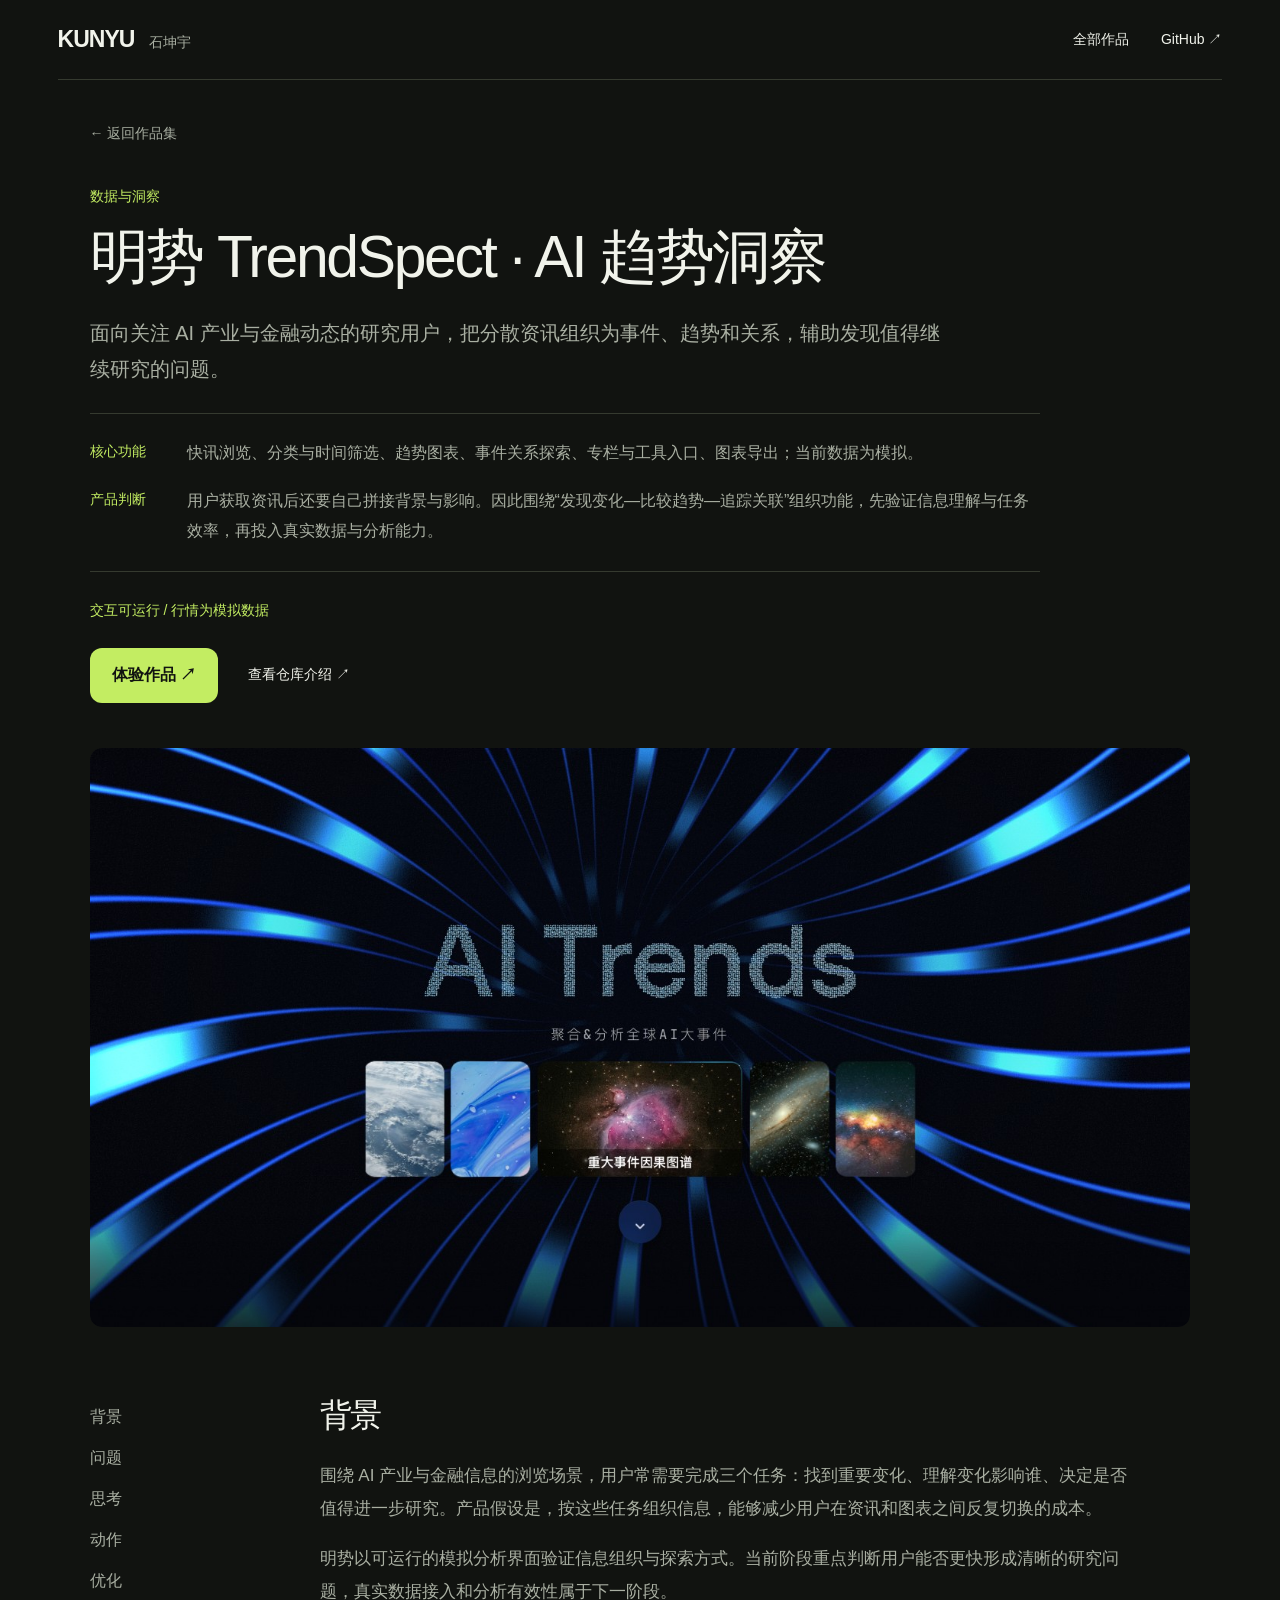
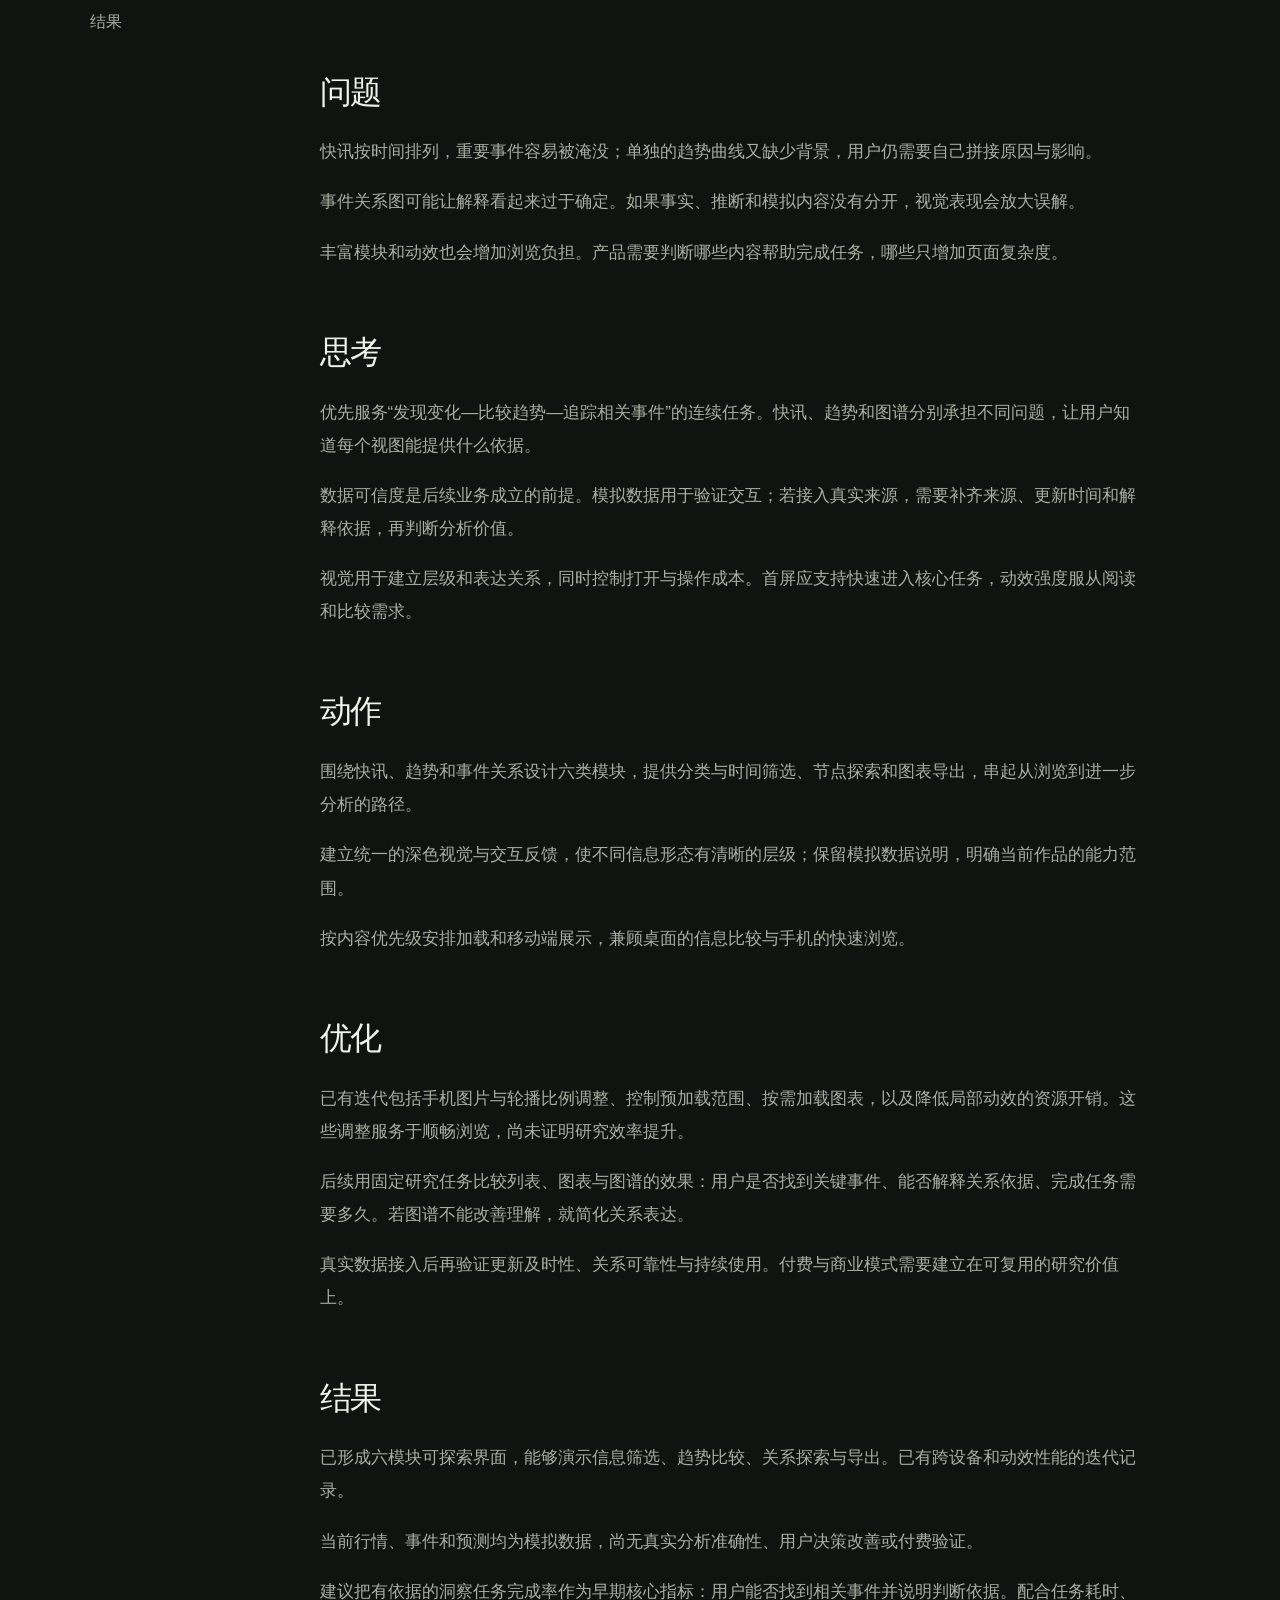
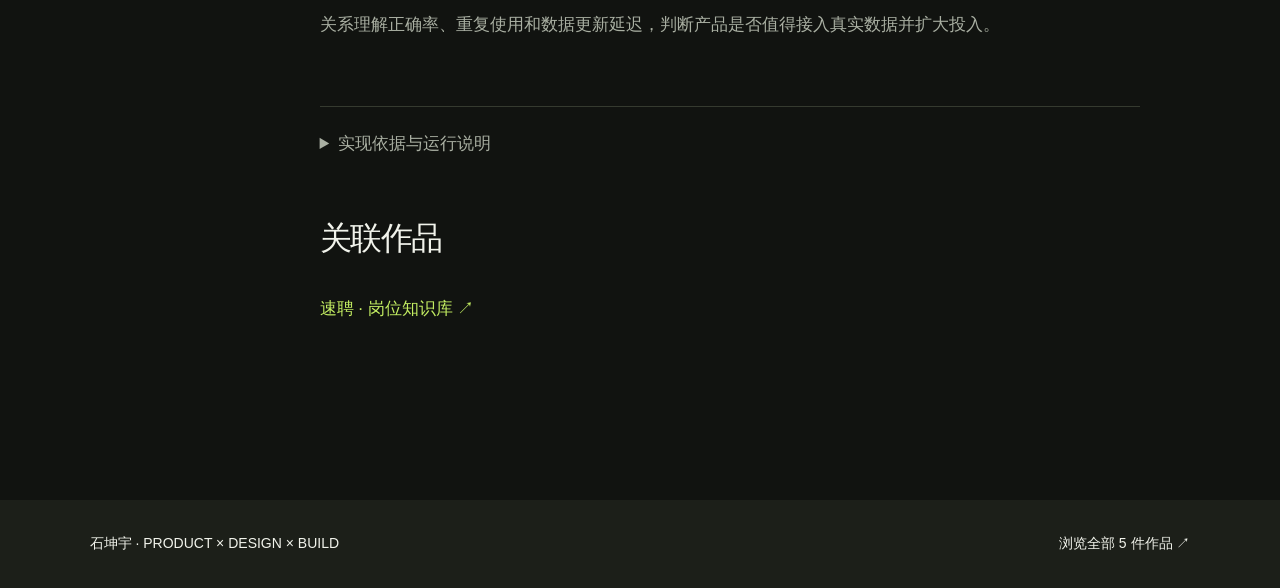
<file: projects/ai-trendspect.html>
<!doctype html><html lang="zh-CN"><head><meta charset="UTF-8"><meta name="viewport" content="width=device-width, initial-scale=1"><title>明势 TrendSpect · AI 趋势洞察 | 石坤宇的作品案例</title><meta name="description" content="面向关注 AI 产业与金融动态的研究用户，把分散资讯组织为事件、趋势和关系，辅助发现值得继续研究的问题。"><link rel="icon" href="data:image/svg+xml,%3Csvg xmlns='http://www.w3.org/2000/svg' viewBox='0 0 32 32'%3E%3Crect width='32' height='32' fill='%23111310'/%3E%3Ctext x='4' y='24' font-size='24' fill='%23c3ed62'%3EK%3C/text%3E%3C/svg%3E"><link rel="stylesheet" href="../style.css"></head><body class="detail-page"><a class="skip" href="#case-content">跳到案例正文</a><header><a class="brand" href="../index.html">KUNYU<span>石坤宇</span></a><nav aria-label="主导航"><a href="../index.html#works">全部作品</a><a href="https://github.com/cain0624/ai-trendspect" target="_blank" rel="noopener">GitHub ↗</a></nav></header><main><div class="detail-hero"><a class="back" href="../index.html#works">← 返回作品集</a><p class="category">数据与洞察</p><h1>明势 TrendSpect · AI 趋势洞察</h1><p class="detail-summary">面向关注 AI 产业与金融动态的研究用户，把分散资讯组织为事件、趋势和关系，辅助发现值得继续研究的问题。</p><dl class="detail-overview"><div><dt>核心功能</dt><dd>快讯浏览、分类与时间筛选、趋势图表、事件关系探索、专栏与工具入口、图表导出；当前数据为模拟。</dd></div><div><dt>产品判断</dt><dd>用户获取资讯后还要自己拼接背景与影响。因此围绕“发现变化—比较趋势—追踪关联”组织功能，先验证信息理解与任务效率，再投入真实数据与分析能力。</dd></div></dl><div class="detail-state">交互可运行 / 行情为模拟数据</div><div class="detail-actions"><a class="button" href="https://cain0624.github.io/ai-trendspect/" target="_blank" rel="noopener">体验作品 ↗</a><a href="https://github.com/cain0624/ai-trendspect#readme" target="_blank" rel="noopener">查看仓库介绍 ↗</a></div><img class="detail-image" src="../assets/ai-trendspect-v4.jpg" alt="明势 TrendSpect · AI 趋势洞察的实际作品界面"></div><div class="case-layout"><aside class="case-toc" aria-label="案例目录"><a href="#chapter-0">背景</a><a href="#chapter-1">问题</a><a href="#chapter-2">思考</a><a href="#chapter-3">动作</a><a href="#chapter-4">优化</a><a href="#chapter-5">结果</a></aside><article id="case-content"><section class="case-chapter" id="chapter-0"><h2>背景</h2><p>围绕 AI 产业与金融信息的浏览场景，用户常需要完成三个任务：找到重要变化、理解变化影响谁、决定是否值得进一步研究。产品假设是，按这些任务组织信息，能够减少用户在资讯和图表之间反复切换的成本。</p><p>明势以可运行的模拟分析界面验证信息组织与探索方式。当前阶段重点判断用户能否更快形成清晰的研究问题，真实数据接入和分析有效性属于下一阶段。</p></section><section class="case-chapter" id="chapter-1"><h2>问题</h2><p>快讯按时间排列，重要事件容易被淹没；单独的趋势曲线又缺少背景，用户仍需要自己拼接原因与影响。</p><p>事件关系图可能让解释看起来过于确定。如果事实、推断和模拟内容没有分开，视觉表现会放大误解。</p><p>丰富模块和动效也会增加浏览负担。产品需要判断哪些内容帮助完成任务，哪些只增加页面复杂度。</p></section><section class="case-chapter" id="chapter-2"><h2>思考</h2><p>优先服务“发现变化—比较趋势—追踪相关事件”的连续任务。快讯、趋势和图谱分别承担不同问题，让用户知道每个视图能提供什么依据。</p><p>数据可信度是后续业务成立的前提。模拟数据用于验证交互；若接入真实来源，需要补齐来源、更新时间和解释依据，再判断分析价值。</p><p>视觉用于建立层级和表达关系，同时控制打开与操作成本。首屏应支持快速进入核心任务，动效强度服从阅读和比较需求。</p></section><section class="case-chapter" id="chapter-3"><h2>动作</h2><p>围绕快讯、趋势和事件关系设计六类模块，提供分类与时间筛选、节点探索和图表导出，串起从浏览到进一步分析的路径。</p><p>建立统一的深色视觉与交互反馈，使不同信息形态有清晰的层级；保留模拟数据说明，明确当前作品的能力范围。</p><p>按内容优先级安排加载和移动端展示，兼顾桌面的信息比较与手机的快速浏览。</p></section><section class="case-chapter" id="chapter-4"><h2>优化</h2><p>已有迭代包括手机图片与轮播比例调整、控制预加载范围、按需加载图表，以及降低局部动效的资源开销。这些调整服务于顺畅浏览，尚未证明研究效率提升。</p><p>后续用固定研究任务比较列表、图表与图谱的效果：用户是否找到关键事件、能否解释关系依据、完成任务需要多久。若图谱不能改善理解，就简化关系表达。</p><p>真实数据接入后再验证更新及时性、关系可靠性与持续使用。付费与商业模式需要建立在可复用的研究价值上。</p></section><section class="case-chapter" id="chapter-5"><h2>结果</h2><p>已形成六模块可探索界面，能够演示信息筛选、趋势比较、关系探索与导出。已有跨设备和动效性能的迭代记录。</p><p>当前行情、事件和预测均为模拟数据，尚无真实分析准确性、用户决策改善或付费验证。</p><p>建议把有依据的洞察任务完成率作为早期核心指标：用户能否找到相关事件并说明判断依据。配合任务耗时、关系理解正确率、重复使用和数据更新延迟，判断产品是否值得接入真实数据并扩大投入。</p></section><details class="case-chapter implementation-notes"><summary>实现依据与运行说明</summary><p>以下代码与资料用于核对已交付功能。案例中的业务指标为后续验证设计，尚未取得的效果不作为项目成果。</p><div class="evidence-links"><a href="https://github.com/cain0624/ai-trendspect/blob/main/js/app.js" target="_blank" rel="noopener"><b>交互与性能策略</b><span>js/app.js ↗</span></a><a href="https://github.com/cain0624/ai-trendspect/blob/main/js/charts.js" target="_blank" rel="noopener"><b>图表实现</b><span>js/charts.js ↗</span></a><a href="https://github.com/cain0624/ai-trendspect/blob/main/js/data.js" target="_blank" rel="noopener"><b>模拟数据</b><span>js/data.js ↗</span></a></div></details><section class="case-chapter related"><h2>关联作品</h2><a href="jd-insight.html">速聘 · 岗位知识库 ↗</a></section></article></div></main><footer class="detail-footer"><span>石坤宇 · PRODUCT × DESIGN × BUILD</span><a href="../index.html#works">浏览全部 5 件作品 ↗</a></footer></body></html>
</file>
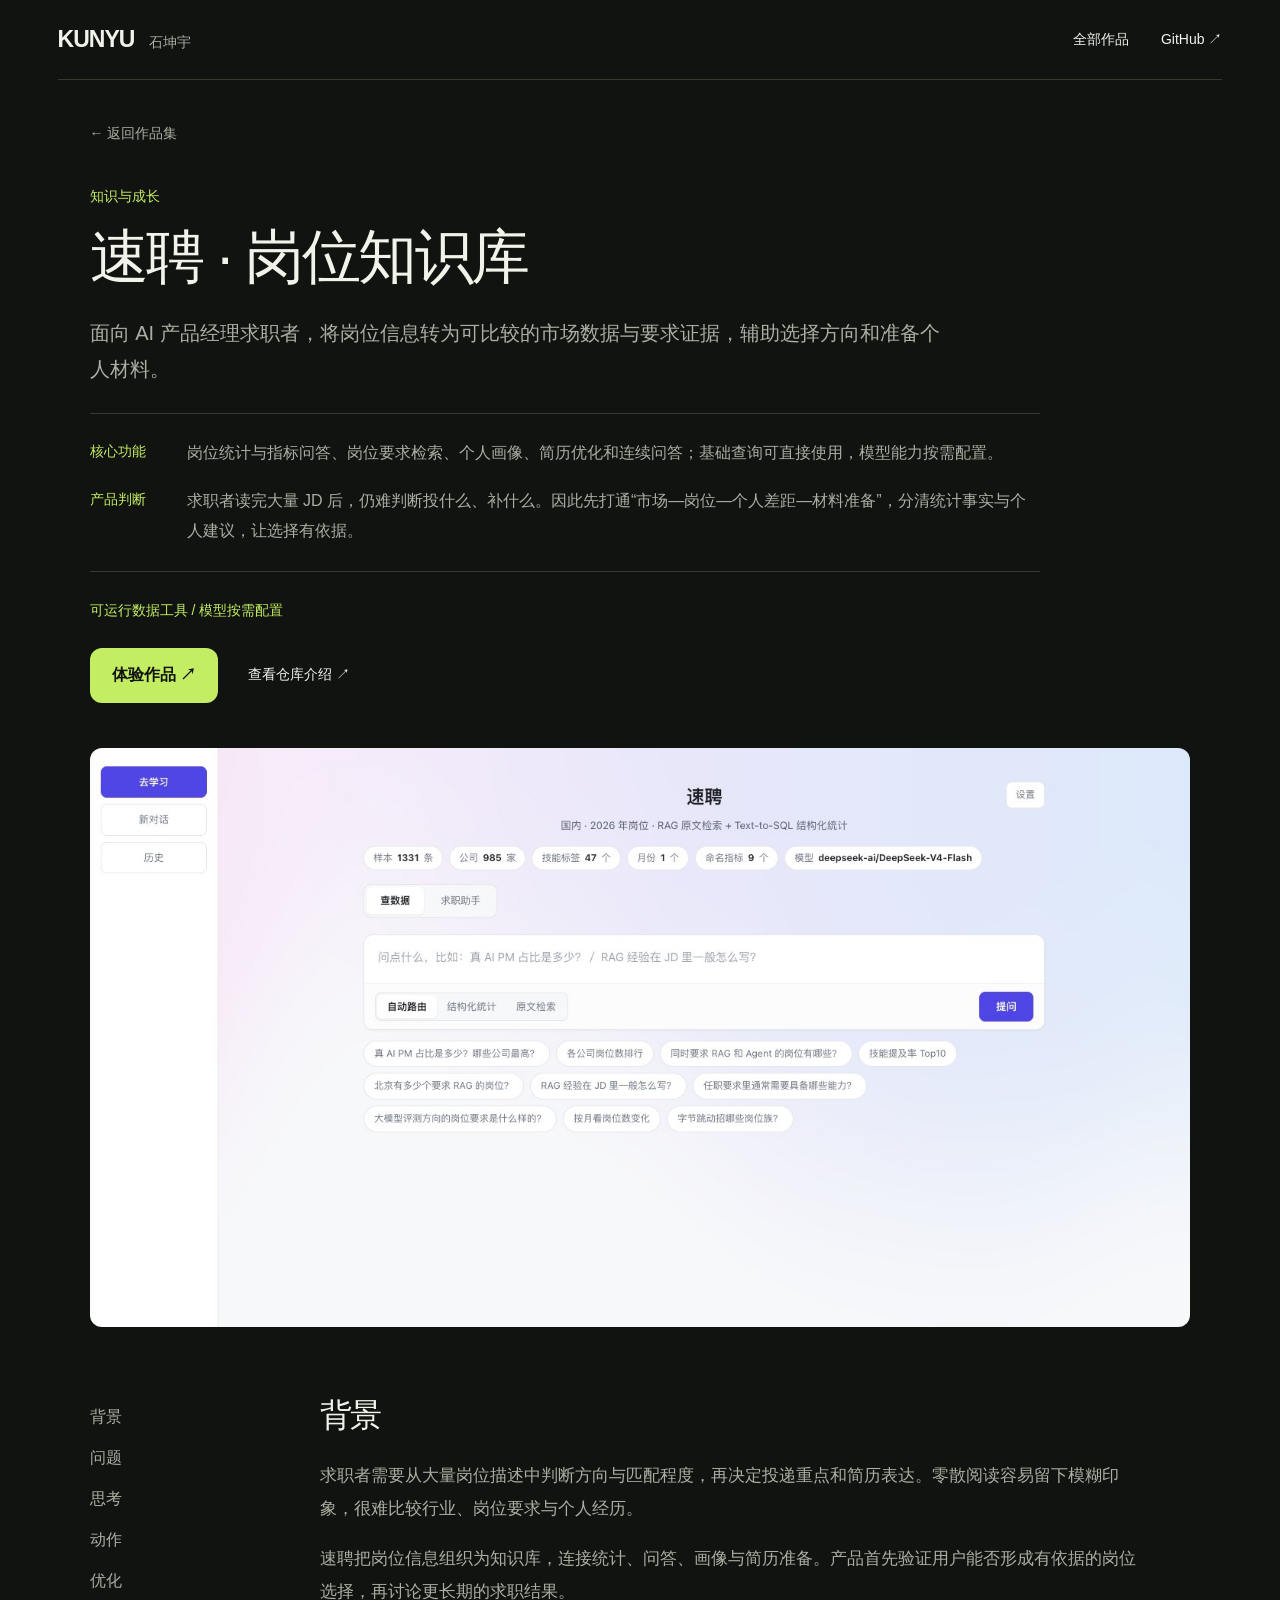
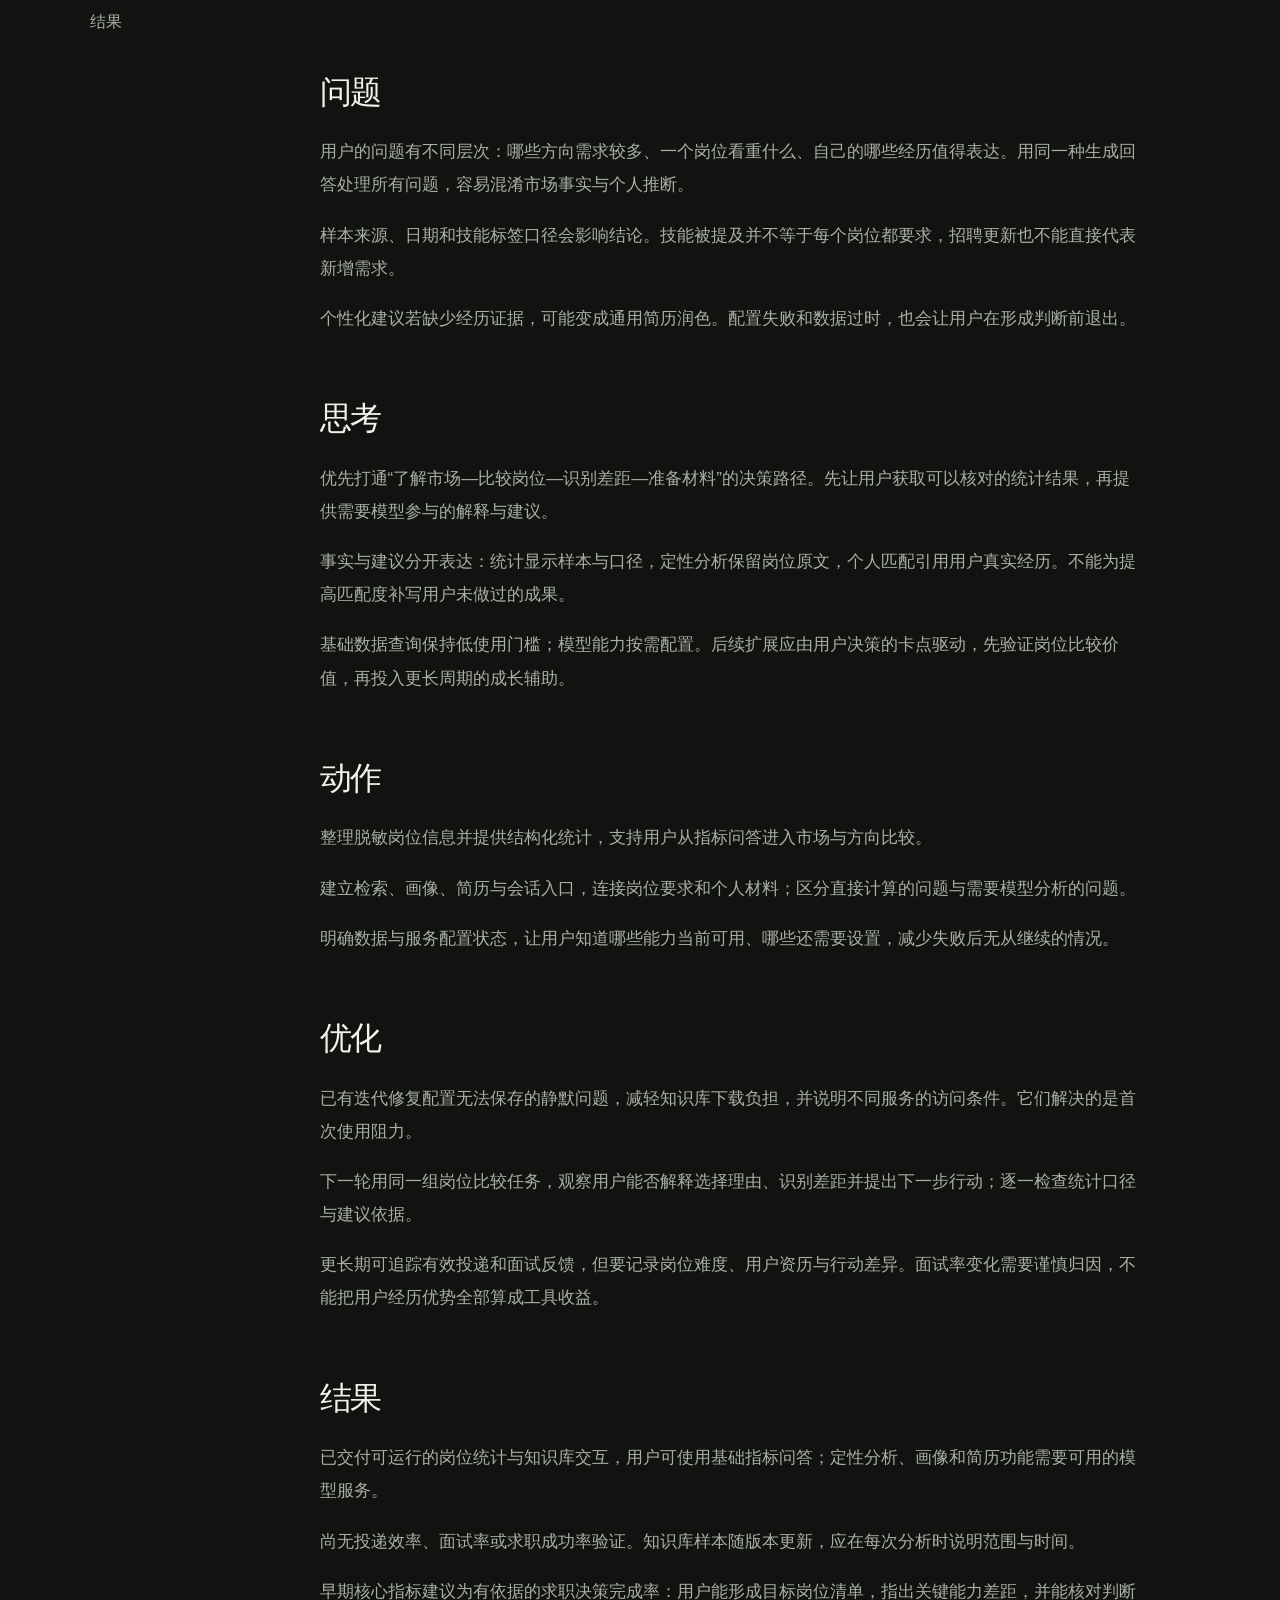
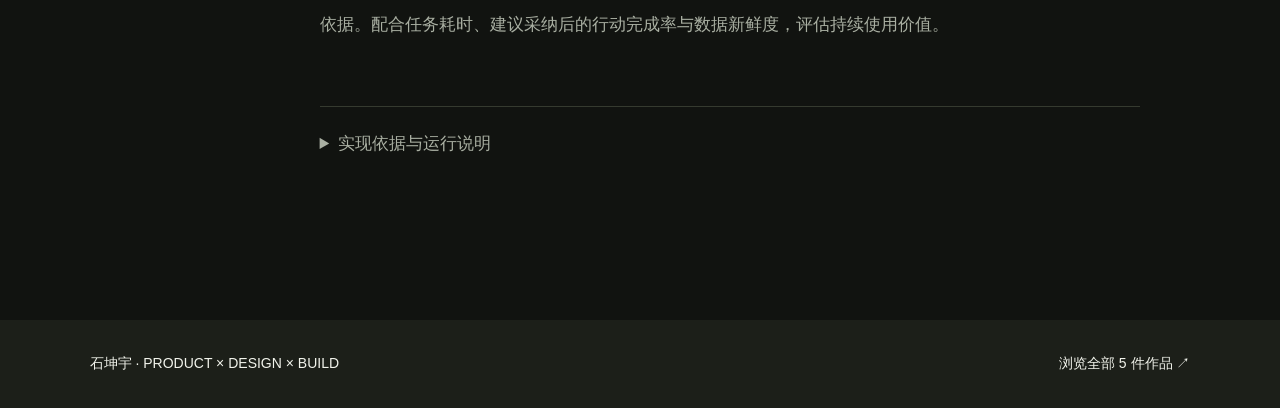
<file: projects/jd-insight.html>
<!doctype html><html lang="zh-CN"><head><meta charset="UTF-8"><meta name="viewport" content="width=device-width, initial-scale=1"><title>速聘 · 岗位知识库 | 石坤宇的作品案例</title><meta name="description" content="面向 AI 产品经理求职者，将岗位信息转为可比较的市场数据与要求证据，辅助选择方向和准备个人材料。"><link rel="icon" href="data:image/svg+xml,%3Csvg xmlns='http://www.w3.org/2000/svg' viewBox='0 0 32 32'%3E%3Crect width='32' height='32' fill='%23111310'/%3E%3Ctext x='4' y='24' font-size='24' fill='%23c3ed62'%3EK%3C/text%3E%3C/svg%3E"><link rel="stylesheet" href="../style.css"></head><body class="detail-page"><a class="skip" href="#case-content">跳到案例正文</a><header><a class="brand" href="../index.html">KUNYU<span>石坤宇</span></a><nav aria-label="主导航"><a href="../index.html#works">全部作品</a><a href="https://github.com/cain0624/jd-insight" target="_blank" rel="noopener">GitHub ↗</a></nav></header><main><div class="detail-hero"><a class="back" href="../index.html#works">← 返回作品集</a><p class="category">知识与成长</p><h1>速聘 · 岗位知识库</h1><p class="detail-summary">面向 AI 产品经理求职者，将岗位信息转为可比较的市场数据与要求证据，辅助选择方向和准备个人材料。</p><dl class="detail-overview"><div><dt>核心功能</dt><dd>岗位统计与指标问答、岗位要求检索、个人画像、简历优化和连续问答；基础查询可直接使用，模型能力按需配置。</dd></div><div><dt>产品判断</dt><dd>求职者读完大量 JD 后，仍难判断投什么、补什么。因此先打通“市场—岗位—个人差距—材料准备”，分清统计事实与个人建议，让选择有依据。</dd></div></dl><div class="detail-state">可运行数据工具 / 模型按需配置</div><div class="detail-actions"><a class="button" href="https://cain0624.github.io/jd-insight/" target="_blank" rel="noopener">体验作品 ↗</a><a href="https://github.com/cain0624/jd-insight#readme" target="_blank" rel="noopener">查看仓库介绍 ↗</a></div><img class="detail-image" src="../assets/supin.jpg" alt="速聘 · 岗位知识库的实际作品界面"></div><div class="case-layout"><aside class="case-toc" aria-label="案例目录"><a href="#chapter-0">背景</a><a href="#chapter-1">问题</a><a href="#chapter-2">思考</a><a href="#chapter-3">动作</a><a href="#chapter-4">优化</a><a href="#chapter-5">结果</a></aside><article id="case-content"><section class="case-chapter" id="chapter-0"><h2>背景</h2><p>求职者需要从大量岗位描述中判断方向与匹配程度，再决定投递重点和简历表达。零散阅读容易留下模糊印象，很难比较行业、岗位要求与个人经历。</p><p>速聘把岗位信息组织为知识库，连接统计、问答、画像与简历准备。产品首先验证用户能否形成有依据的岗位选择，再讨论更长期的求职结果。</p></section><section class="case-chapter" id="chapter-1"><h2>问题</h2><p>用户的问题有不同层次：哪些方向需求较多、一个岗位看重什么、自己的哪些经历值得表达。用同一种生成回答处理所有问题，容易混淆市场事实与个人推断。</p><p>样本来源、日期和技能标签口径会影响结论。技能被提及并不等于每个岗位都要求，招聘更新也不能直接代表新增需求。</p><p>个性化建议若缺少经历证据，可能变成通用简历润色。配置失败和数据过时，也会让用户在形成判断前退出。</p></section><section class="case-chapter" id="chapter-2"><h2>思考</h2><p>优先打通“了解市场—比较岗位—识别差距—准备材料”的决策路径。先让用户获取可以核对的统计结果，再提供需要模型参与的解释与建议。</p><p>事实与建议分开表达：统计显示样本与口径，定性分析保留岗位原文，个人匹配引用用户真实经历。不能为提高匹配度补写用户未做过的成果。</p><p>基础数据查询保持低使用门槛；模型能力按需配置。后续扩展应由用户决策的卡点驱动，先验证岗位比较价值，再投入更长周期的成长辅助。</p></section><section class="case-chapter" id="chapter-3"><h2>动作</h2><p>整理脱敏岗位信息并提供结构化统计，支持用户从指标问答进入市场与方向比较。</p><p>建立检索、画像、简历与会话入口，连接岗位要求和个人材料；区分直接计算的问题与需要模型分析的问题。</p><p>明确数据与服务配置状态，让用户知道哪些能力当前可用、哪些还需要设置，减少失败后无从继续的情况。</p></section><section class="case-chapter" id="chapter-4"><h2>优化</h2><p>已有迭代修复配置无法保存的静默问题，减轻知识库下载负担，并说明不同服务的访问条件。它们解决的是首次使用阻力。</p><p>下一轮用同一组岗位比较任务，观察用户能否解释选择理由、识别差距并提出下一步行动；逐一检查统计口径与建议依据。</p><p>更长期可追踪有效投递和面试反馈，但要记录岗位难度、用户资历与行动差异。面试率变化需要谨慎归因，不能把用户经历优势全部算成工具收益。</p></section><section class="case-chapter" id="chapter-5"><h2>结果</h2><p>已交付可运行的岗位统计与知识库交互，用户可使用基础指标问答；定性分析、画像和简历功能需要可用的模型服务。</p><p>尚无投递效率、面试率或求职成功率验证。知识库样本随版本更新，应在每次分析时说明范围与时间。</p><p>早期核心指标建议为有依据的求职决策完成率：用户能形成目标岗位清单，指出关键能力差距，并能核对判断依据。配合任务耗时、建议采纳后的行动完成率与数据新鲜度，评估持续使用价值。</p></section><details class="case-chapter implementation-notes"><summary>实现依据与运行说明</summary><p>以下代码与资料用于核对已交付功能。案例中的业务指标为后续验证设计，尚未取得的效果不作为项目成果。</p><div class="evidence-links"><a href="https://github.com/cain0624/jd-insight/blob/main/engine/metrics.js" target="_blank" rel="noopener"><b>结构化统计引擎</b><span>engine/metrics.js ↗</span></a><a href="https://github.com/cain0624/jd-insight/blob/main/engine/ask.js" target="_blank" rel="noopener"><b>问答与检索</b><span>engine/ask.js ↗</span></a><a href="https://github.com/cain0624/jd-insight/blob/main/engine/db.js" target="_blank" rel="noopener"><b>知识库载入</b><span>engine/db.js ↗</span></a><a href="https://github.com/cain0624/jd-insight/blob/main/ui/keypanel.js" target="_blank" rel="noopener"><b>配置与持久化</b><span>ui/keypanel.js ↗</span></a></div></details></article></div></main><footer class="detail-footer"><span>石坤宇 · PRODUCT × DESIGN × BUILD</span><a href="../index.html#works">浏览全部 5 件作品 ↗</a></footer></body></html>
</file>
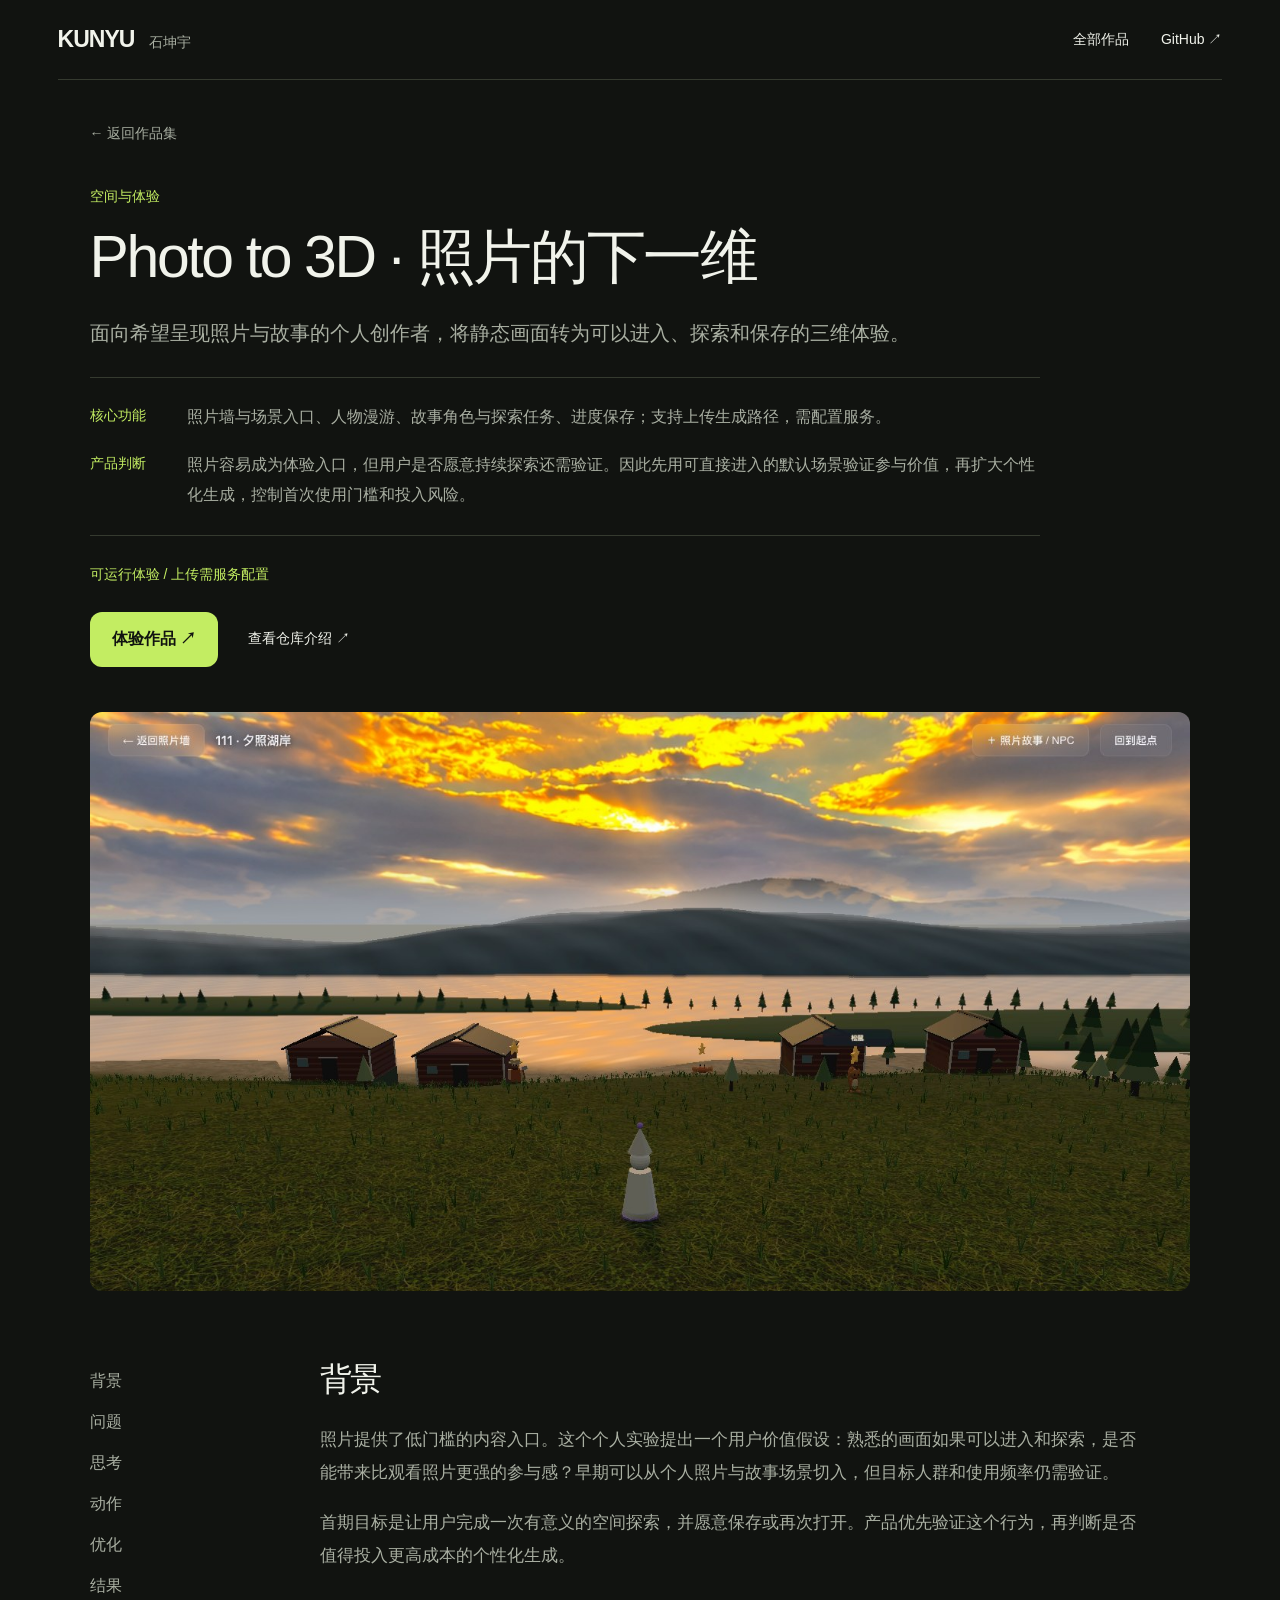
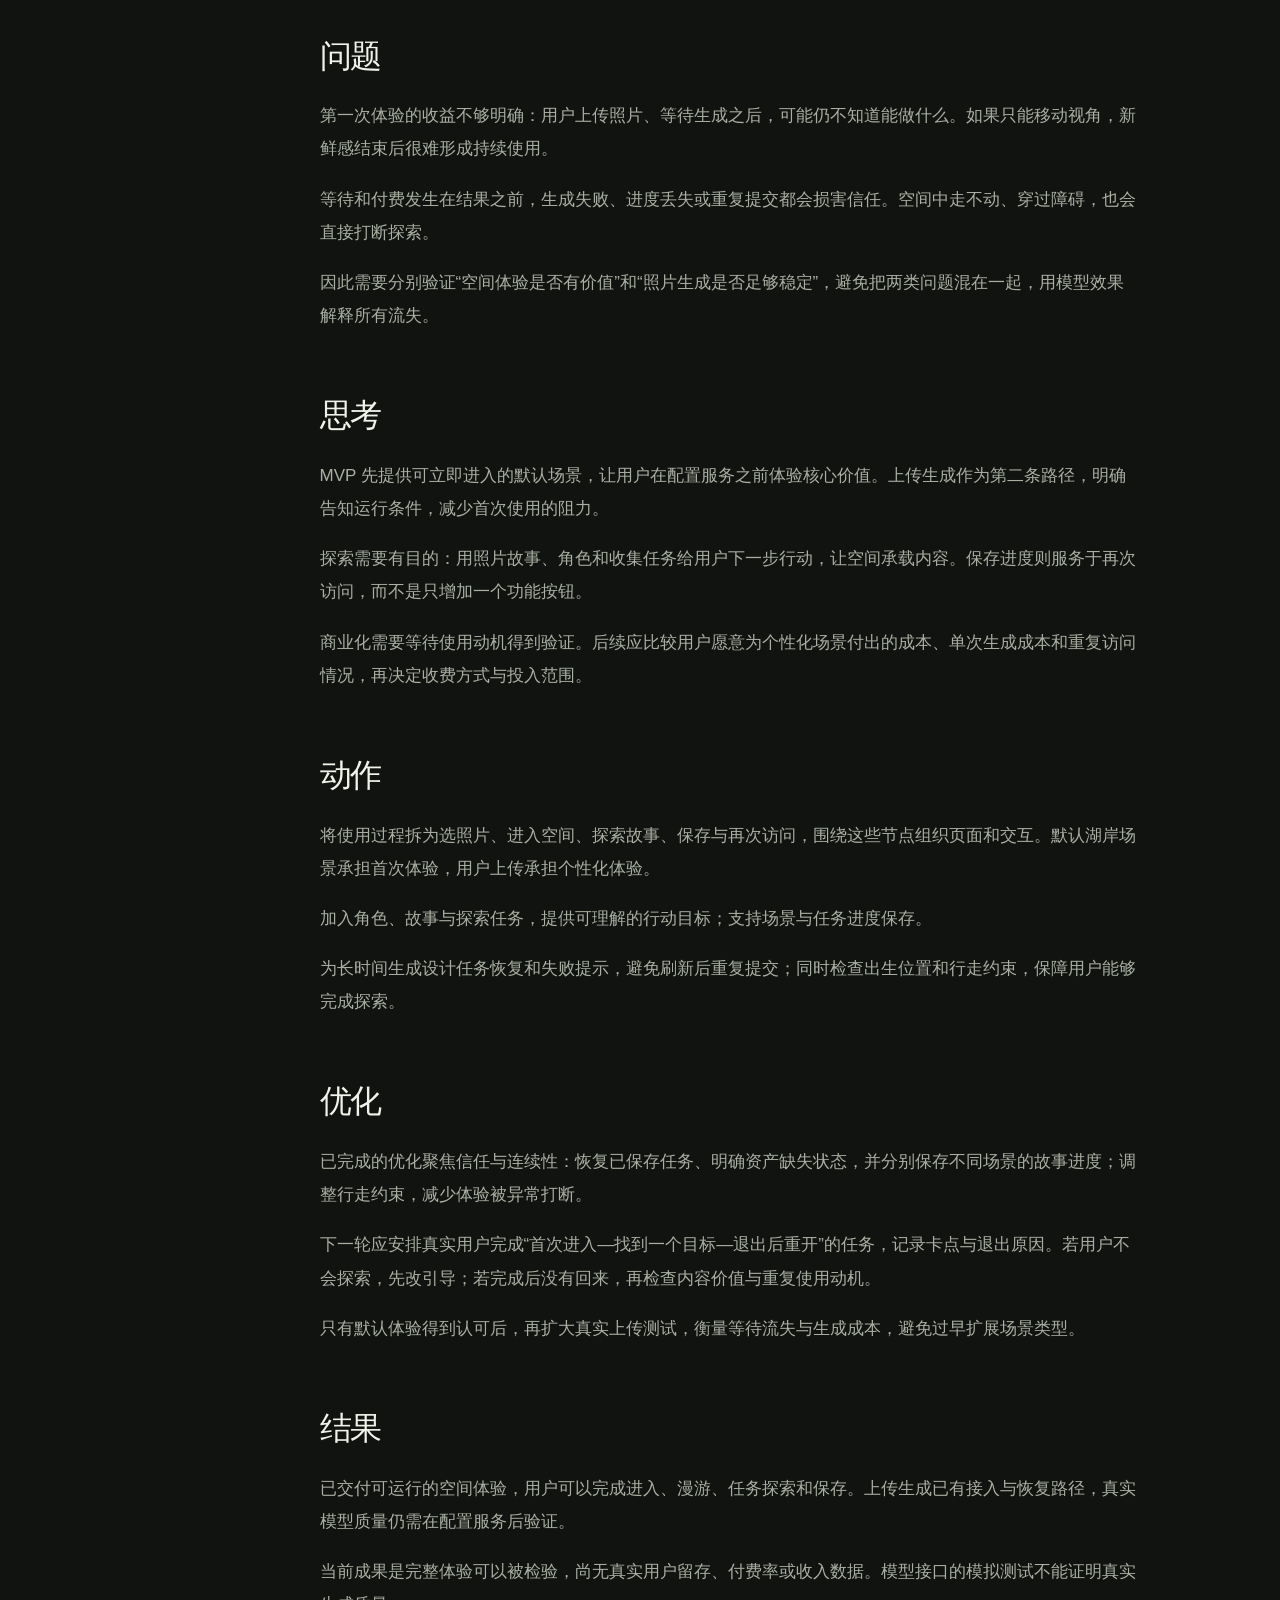
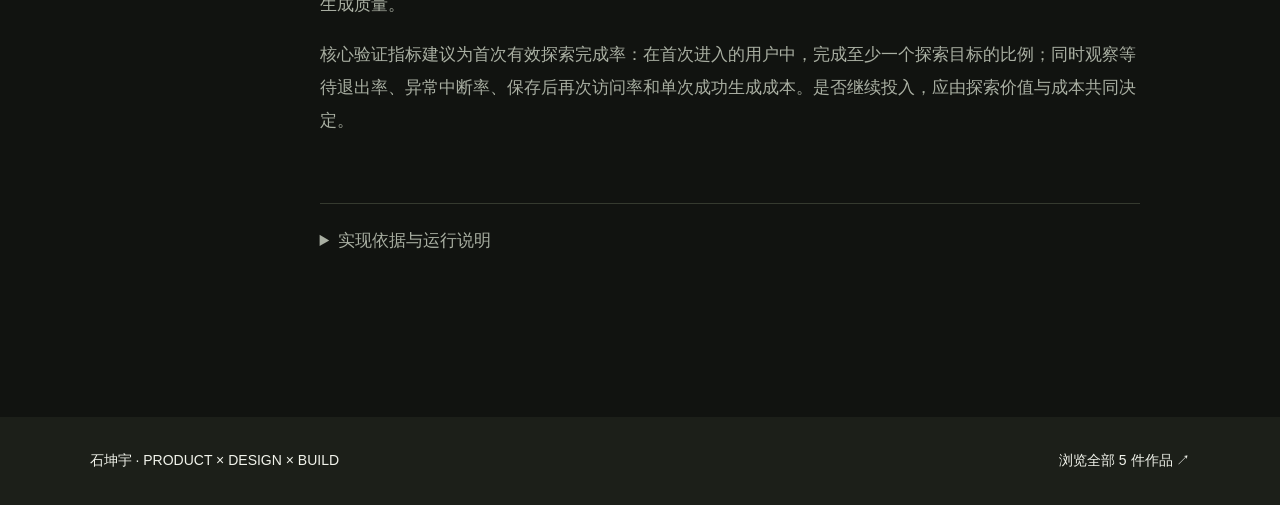
<file: projects/photo-to-3d.html>
<!doctype html><html lang="zh-CN"><head><meta charset="UTF-8"><meta name="viewport" content="width=device-width, initial-scale=1"><title>Photo to 3D · 照片的下一维 | 石坤宇的作品案例</title><meta name="description" content="面向希望呈现照片与故事的个人创作者，将静态画面转为可以进入、探索和保存的三维体验。"><link rel="icon" href="data:image/svg+xml,%3Csvg xmlns='http://www.w3.org/2000/svg' viewBox='0 0 32 32'%3E%3Crect width='32' height='32' fill='%23111310'/%3E%3Ctext x='4' y='24' font-size='24' fill='%23c3ed62'%3EK%3C/text%3E%3C/svg%3E"><link rel="stylesheet" href="../style.css"></head><body class="detail-page"><a class="skip" href="#case-content">跳到案例正文</a><header><a class="brand" href="../index.html">KUNYU<span>石坤宇</span></a><nav aria-label="主导航"><a href="../index.html#works">全部作品</a><a href="https://github.com/cain0624/photo-to-3d" target="_blank" rel="noopener">GitHub ↗</a></nav></header><main><div class="detail-hero"><a class="back" href="../index.html#works">← 返回作品集</a><p class="category">空间与体验</p><h1>Photo to 3D · 照片的下一维</h1><p class="detail-summary">面向希望呈现照片与故事的个人创作者，将静态画面转为可以进入、探索和保存的三维体验。</p><dl class="detail-overview"><div><dt>核心功能</dt><dd>照片墙与场景入口、人物漫游、故事角色与探索任务、进度保存；支持上传生成路径，需配置服务。</dd></div><div><dt>产品判断</dt><dd>照片容易成为体验入口，但用户是否愿意持续探索还需验证。因此先用可直接进入的默认场景验证参与价值，再扩大个性化生成，控制首次使用门槛和投入风险。</dd></div></dl><div class="detail-state">可运行体验 / 上传需服务配置</div><div class="detail-actions"><a class="button" href="https://cain0624.github.io/photo-to-3d/" target="_blank" rel="noopener">体验作品 ↗</a><a href="https://github.com/cain0624/photo-to-3d#readme" target="_blank" rel="noopener">查看仓库介绍 ↗</a></div><img class="detail-image" src="../assets/photo-to-3d.jpg" alt="Photo to 3D · 照片的下一维的实际作品界面"></div><div class="case-layout"><aside class="case-toc" aria-label="案例目录"><a href="#chapter-0">背景</a><a href="#chapter-1">问题</a><a href="#chapter-2">思考</a><a href="#chapter-3">动作</a><a href="#chapter-4">优化</a><a href="#chapter-5">结果</a></aside><article id="case-content"><section class="case-chapter" id="chapter-0"><h2>背景</h2><p>照片提供了低门槛的内容入口。这个个人实验提出一个用户价值假设：熟悉的画面如果可以进入和探索，是否能带来比观看照片更强的参与感？早期可以从个人照片与故事场景切入，但目标人群和使用频率仍需验证。</p><p>首期目标是让用户完成一次有意义的空间探索，并愿意保存或再次打开。产品优先验证这个行为，再判断是否值得投入更高成本的个性化生成。</p></section><section class="case-chapter" id="chapter-1"><h2>问题</h2><p>第一次体验的收益不够明确：用户上传照片、等待生成之后，可能仍不知道能做什么。如果只能移动视角，新鲜感结束后很难形成持续使用。</p><p>等待和付费发生在结果之前，生成失败、进度丢失或重复提交都会损害信任。空间中走不动、穿过障碍，也会直接打断探索。</p><p>因此需要分别验证“空间体验是否有价值”和“照片生成是否足够稳定”，避免把两类问题混在一起，用模型效果解释所有流失。</p></section><section class="case-chapter" id="chapter-2"><h2>思考</h2><p>MVP 先提供可立即进入的默认场景，让用户在配置服务之前体验核心价值。上传生成作为第二条路径，明确告知运行条件，减少首次使用的阻力。</p><p>探索需要有目的：用照片故事、角色和收集任务给用户下一步行动，让空间承载内容。保存进度则服务于再次访问，而不是只增加一个功能按钮。</p><p>商业化需要等待使用动机得到验证。后续应比较用户愿意为个性化场景付出的成本、单次生成成本和重复访问情况，再决定收费方式与投入范围。</p></section><section class="case-chapter" id="chapter-3"><h2>动作</h2><p>将使用过程拆为选照片、进入空间、探索故事、保存与再次访问，围绕这些节点组织页面和交互。默认湖岸场景承担首次体验，用户上传承担个性化体验。</p><p>加入角色、故事与探索任务，提供可理解的行动目标；支持场景与任务进度保存。</p><p>为长时间生成设计任务恢复和失败提示，避免刷新后重复提交；同时检查出生位置和行走约束，保障用户能够完成探索。</p></section><section class="case-chapter" id="chapter-4"><h2>优化</h2><p>已完成的优化聚焦信任与连续性：恢复已保存任务、明确资产缺失状态，并分别保存不同场景的故事进度；调整行走约束，减少体验被异常打断。</p><p>下一轮应安排真实用户完成“首次进入—找到一个目标—退出后重开”的任务，记录卡点与退出原因。若用户不会探索，先改引导；若完成后没有回来，再检查内容价值与重复使用动机。</p><p>只有默认体验得到认可后，再扩大真实上传测试，衡量等待流失与生成成本，避免过早扩展场景类型。</p></section><section class="case-chapter" id="chapter-5"><h2>结果</h2><p>已交付可运行的空间体验，用户可以完成进入、漫游、任务探索和保存。上传生成已有接入与恢复路径，真实模型质量仍需在配置服务后验证。</p><p>当前成果是完整体验可以被检验，尚无真实用户留存、付费率或收入数据。模型接口的模拟测试不能证明真实生成质量。</p><p>核心验证指标建议为首次有效探索完成率：在首次进入的用户中，完成至少一个探索目标的比例；同时观察等待退出率、异常中断率、保存后再次访问率和单次成功生成成本。是否继续投入，应由探索价值与成本共同决定。</p></section><details class="case-chapter implementation-notes"><summary>实现依据与运行说明</summary><p>以下代码与资料用于核对已交付功能。案例中的业务指标为后续验证设计，尚未取得的效果不作为项目成果。</p><div class="evidence-links"><a href="https://github.com/cain0624/photo-to-3d/blob/main/backend/marble.py" target="_blank" rel="noopener"><b>任务生成与恢复</b><span>backend/marble.py ↗</span></a><a href="https://github.com/cain0624/photo-to-3d/blob/main/js/marble-world.js" target="_blank" rel="noopener"><b>视觉与碰撞对齐</b><span>js/marble-world.js ↗</span></a><a href="https://github.com/cain0624/photo-to-3d/blob/main/js/story-npcs.js" target="_blank" rel="noopener"><b>场景故事</b><span>js/story-npcs.js ↗</span></a></div></details></article></div></main><footer class="detail-footer"><span>石坤宇 · PRODUCT × DESIGN × BUILD</span><a href="../index.html#works">浏览全部 5 件作品 ↗</a></footer></body></html>
</file>
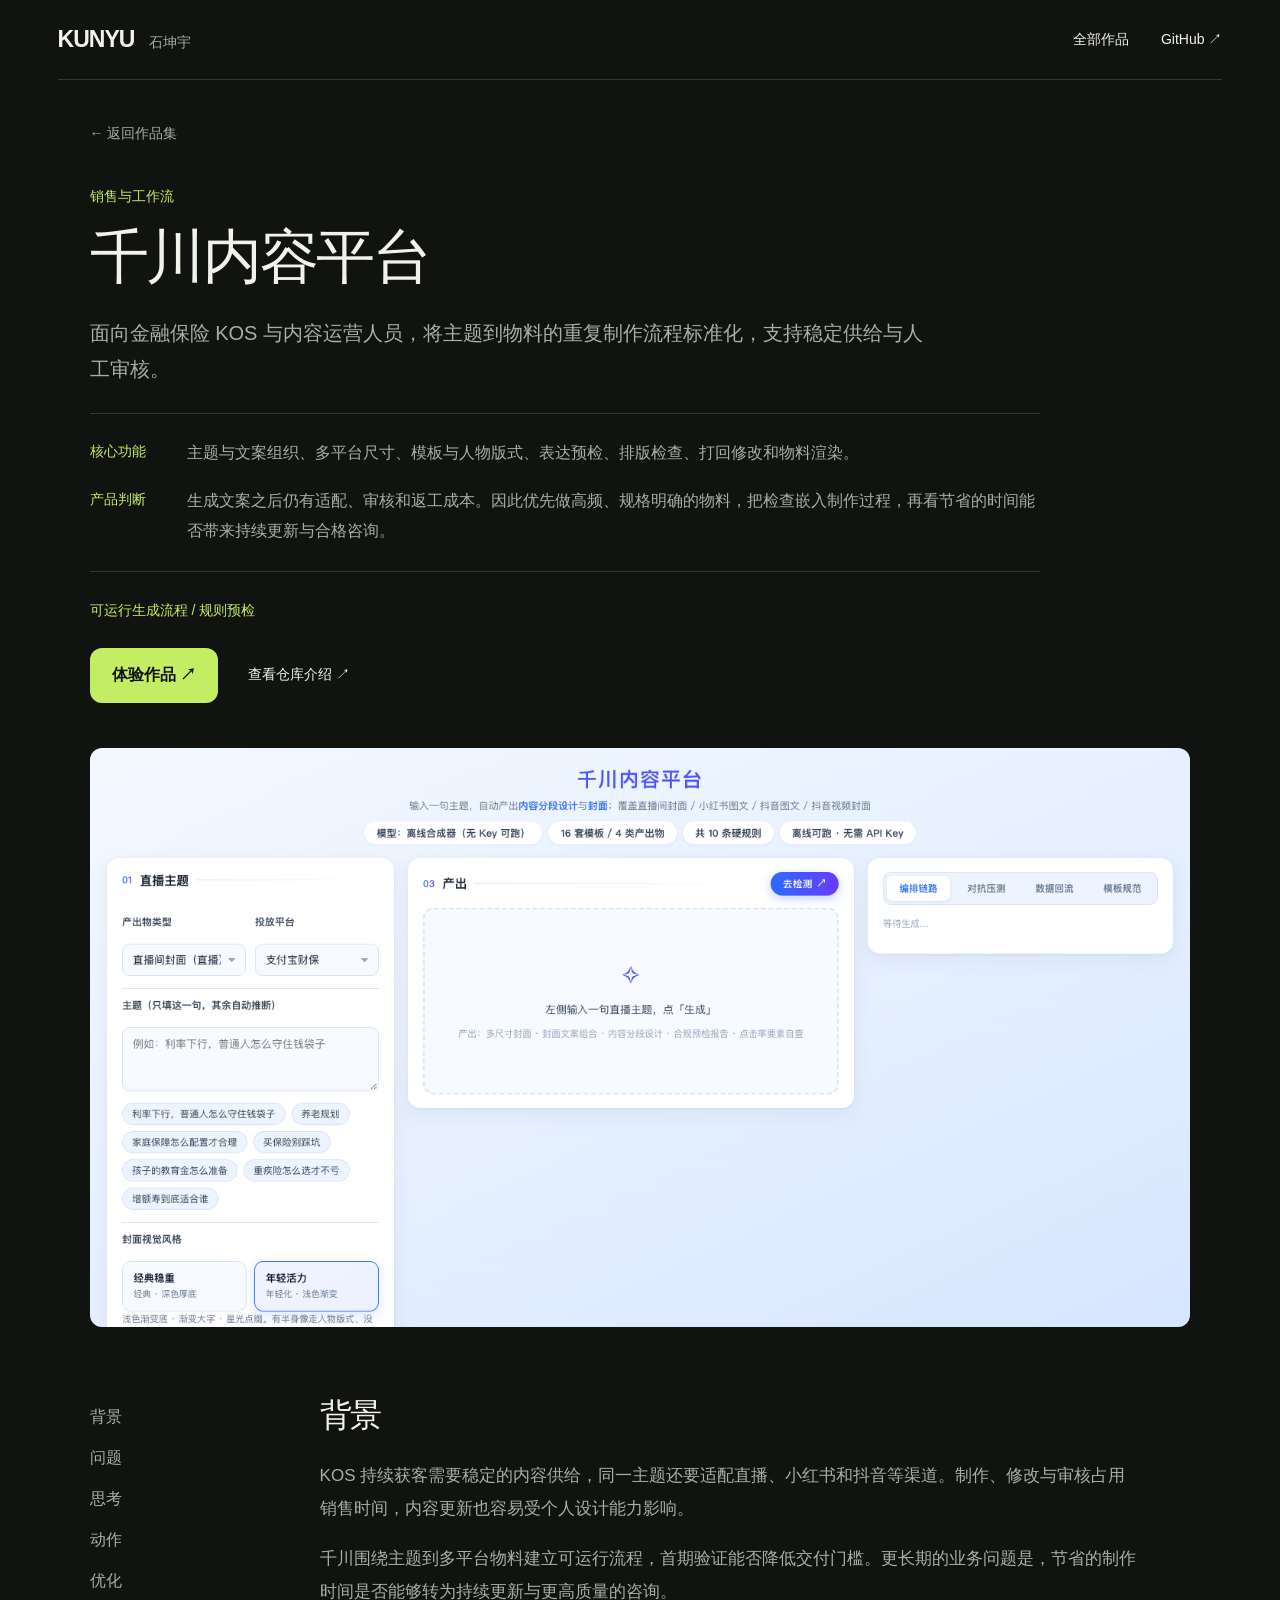
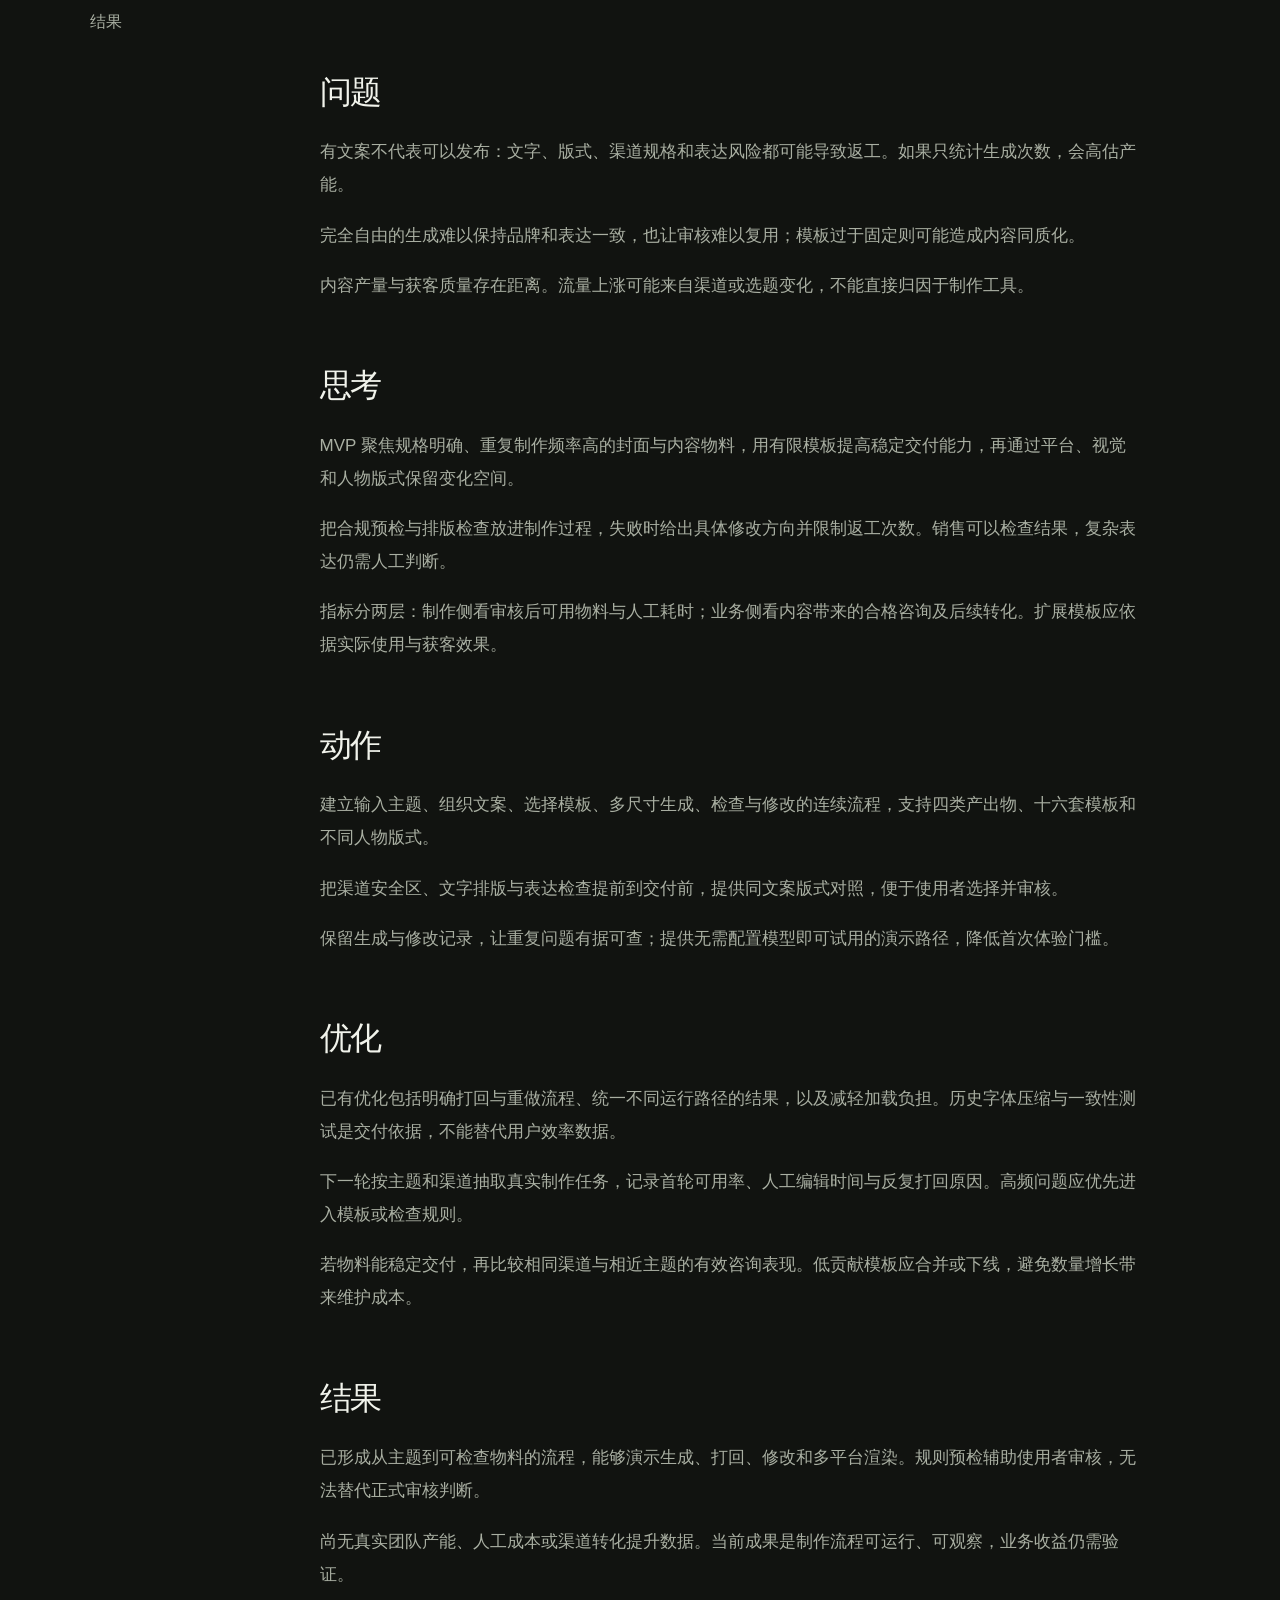
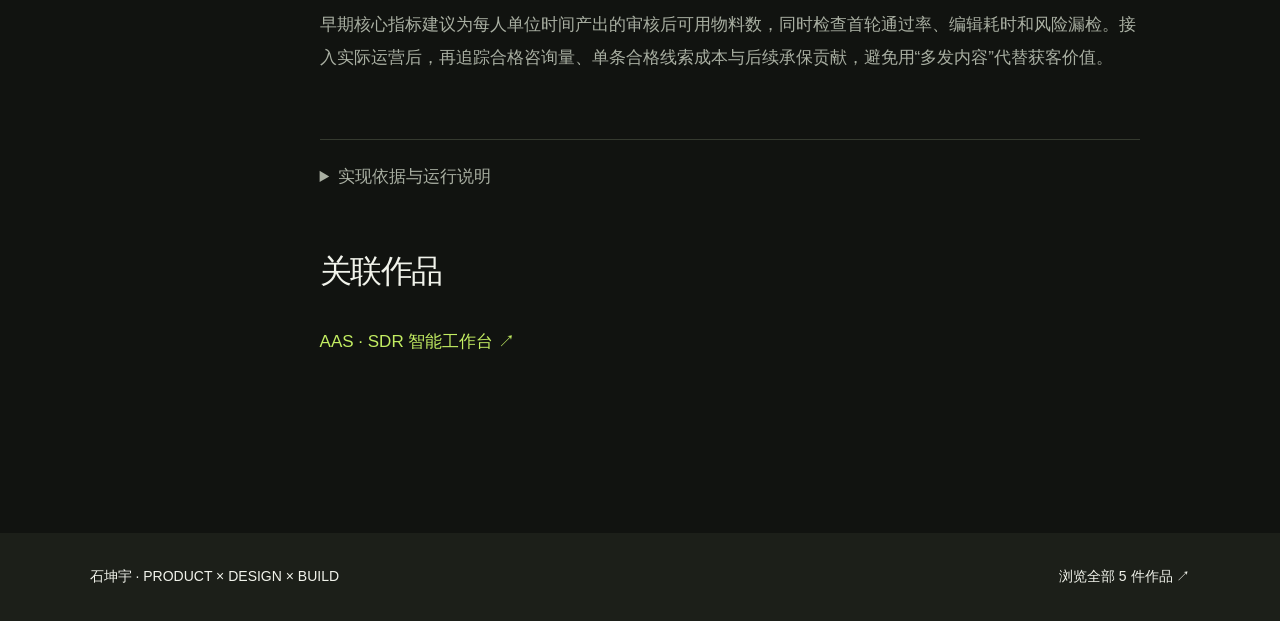
<file: projects/qianchuan-content-platform.html>
<!doctype html><html lang="zh-CN"><head><meta charset="UTF-8"><meta name="viewport" content="width=device-width, initial-scale=1"><title>千川内容平台 | 石坤宇的作品案例</title><meta name="description" content="面向金融保险 KOS 与内容运营人员，将主题到物料的重复制作流程标准化，支持稳定供给与人工审核。"><link rel="icon" href="data:image/svg+xml,%3Csvg xmlns='http://www.w3.org/2000/svg' viewBox='0 0 32 32'%3E%3Crect width='32' height='32' fill='%23111310'/%3E%3Ctext x='4' y='24' font-size='24' fill='%23c3ed62'%3EK%3C/text%3E%3C/svg%3E"><link rel="stylesheet" href="../style.css"></head><body class="detail-page"><a class="skip" href="#case-content">跳到案例正文</a><header><a class="brand" href="../index.html">KUNYU<span>石坤宇</span></a><nav aria-label="主导航"><a href="../index.html#works">全部作品</a><a href="https://github.com/cain0624/qianchuan-content-platform" target="_blank" rel="noopener">GitHub ↗</a></nav></header><main><div class="detail-hero"><a class="back" href="../index.html#works">← 返回作品集</a><p class="category">销售与工作流</p><h1>千川内容平台</h1><p class="detail-summary">面向金融保险 KOS 与内容运营人员，将主题到物料的重复制作流程标准化，支持稳定供给与人工审核。</p><dl class="detail-overview"><div><dt>核心功能</dt><dd>主题与文案组织、多平台尺寸、模板与人物版式、表达预检、排版检查、打回修改和物料渲染。</dd></div><div><dt>产品判断</dt><dd>生成文案之后仍有适配、审核和返工成本。因此优先做高频、规格明确的物料，把检查嵌入制作过程，再看节省的时间能否带来持续更新与合格咨询。</dd></div></dl><div class="detail-state">可运行生成流程 / 规则预检</div><div class="detail-actions"><a class="button" href="https://cain0624.github.io/qianchuan-content-platform/" target="_blank" rel="noopener">体验作品 ↗</a><a href="https://github.com/cain0624/qianchuan-content-platform#readme" target="_blank" rel="noopener">查看仓库介绍 ↗</a></div><img class="detail-image" src="../assets/qianchuan-content-platform.png" alt="千川内容平台的实际作品界面"></div><div class="case-layout"><aside class="case-toc" aria-label="案例目录"><a href="#chapter-0">背景</a><a href="#chapter-1">问题</a><a href="#chapter-2">思考</a><a href="#chapter-3">动作</a><a href="#chapter-4">优化</a><a href="#chapter-5">结果</a></aside><article id="case-content"><section class="case-chapter" id="chapter-0"><h2>背景</h2><p>KOS 持续获客需要稳定的内容供给，同一主题还要适配直播、小红书和抖音等渠道。制作、修改与审核占用销售时间，内容更新也容易受个人设计能力影响。</p><p>千川围绕主题到多平台物料建立可运行流程，首期验证能否降低交付门槛。更长期的业务问题是，节省的制作时间是否能够转为持续更新与更高质量的咨询。</p></section><section class="case-chapter" id="chapter-1"><h2>问题</h2><p>有文案不代表可以发布：文字、版式、渠道规格和表达风险都可能导致返工。如果只统计生成次数，会高估产能。</p><p>完全自由的生成难以保持品牌和表达一致，也让审核难以复用；模板过于固定则可能造成内容同质化。</p><p>内容产量与获客质量存在距离。流量上涨可能来自渠道或选题变化，不能直接归因于制作工具。</p></section><section class="case-chapter" id="chapter-2"><h2>思考</h2><p>MVP 聚焦规格明确、重复制作频率高的封面与内容物料，用有限模板提高稳定交付能力，再通过平台、视觉和人物版式保留变化空间。</p><p>把合规预检与排版检查放进制作过程，失败时给出具体修改方向并限制返工次数。销售可以检查结果，复杂表达仍需人工判断。</p><p>指标分两层：制作侧看审核后可用物料与人工耗时；业务侧看内容带来的合格咨询及后续转化。扩展模板应依据实际使用与获客效果。</p></section><section class="case-chapter" id="chapter-3"><h2>动作</h2><p>建立输入主题、组织文案、选择模板、多尺寸生成、检查与修改的连续流程，支持四类产出物、十六套模板和不同人物版式。</p><p>把渠道安全区、文字排版与表达检查提前到交付前，提供同文案版式对照，便于使用者选择并审核。</p><p>保留生成与修改记录，让重复问题有据可查；提供无需配置模型即可试用的演示路径，降低首次体验门槛。</p></section><section class="case-chapter" id="chapter-4"><h2>优化</h2><p>已有优化包括明确打回与重做流程、统一不同运行路径的结果，以及减轻加载负担。历史字体压缩与一致性测试是交付依据，不能替代用户效率数据。</p><p>下一轮按主题和渠道抽取真实制作任务，记录首轮可用率、人工编辑时间与反复打回原因。高频问题应优先进入模板或检查规则。</p><p>若物料能稳定交付，再比较相同渠道与相近主题的有效咨询表现。低贡献模板应合并或下线，避免数量增长带来维护成本。</p></section><section class="case-chapter" id="chapter-5"><h2>结果</h2><p>已形成从主题到可检查物料的流程，能够演示生成、打回、修改和多平台渲染。规则预检辅助使用者审核，无法替代正式审核判断。</p><p>尚无真实团队产能、人工成本或渠道转化提升数据。当前成果是制作流程可运行、可观察，业务收益仍需验证。</p><p>早期核心指标建议为每人单位时间产出的审核后可用物料数，同时检查首轮通过率、编辑耗时和风险漏检。接入实际运营后，再追踪合格咨询量、单条合格线索成本与后续承保贡献，避免用“多发内容”代替获客价值。</p></section><details class="case-chapter implementation-notes"><summary>实现依据与运行说明</summary><p>以下代码与资料用于核对已交付功能。案例中的业务指标为后续验证设计，尚未取得的效果不作为项目成果。</p><div class="evidence-links"><a href="https://github.com/cain0624/qianchuan-content-platform/blob/main/core/harness.py" target="_blank" rel="noopener"><b>编排与重试</b><span>core/harness.py ↗</span></a><a href="https://github.com/cain0624/qianchuan-content-platform/blob/main/core/guard.py" target="_blank" rel="noopener"><b>规则预检</b><span>core/guard.py ↗</span></a><a href="https://github.com/cain0624/qianchuan-content-platform/blob/main/data/templates.json" target="_blank" rel="noopener"><b>模板与平台规格</b><span>data/templates.json ↗</span></a><a href="https://github.com/cain0624/qianchuan-content-platform/blob/main/static/bridge.js" target="_blank" rel="noopener"><b>浏览器运行桥</b><span>static/bridge.js ↗</span></a></div></details><section class="case-chapter related"><h2>关联作品</h2><a href="sdr-workbench.html">AAS · SDR 智能工作台 ↗</a></section></article></div></main><footer class="detail-footer"><span>石坤宇 · PRODUCT × DESIGN × BUILD</span><a href="../index.html#works">浏览全部 5 件作品 ↗</a></footer></body></html>
</file>
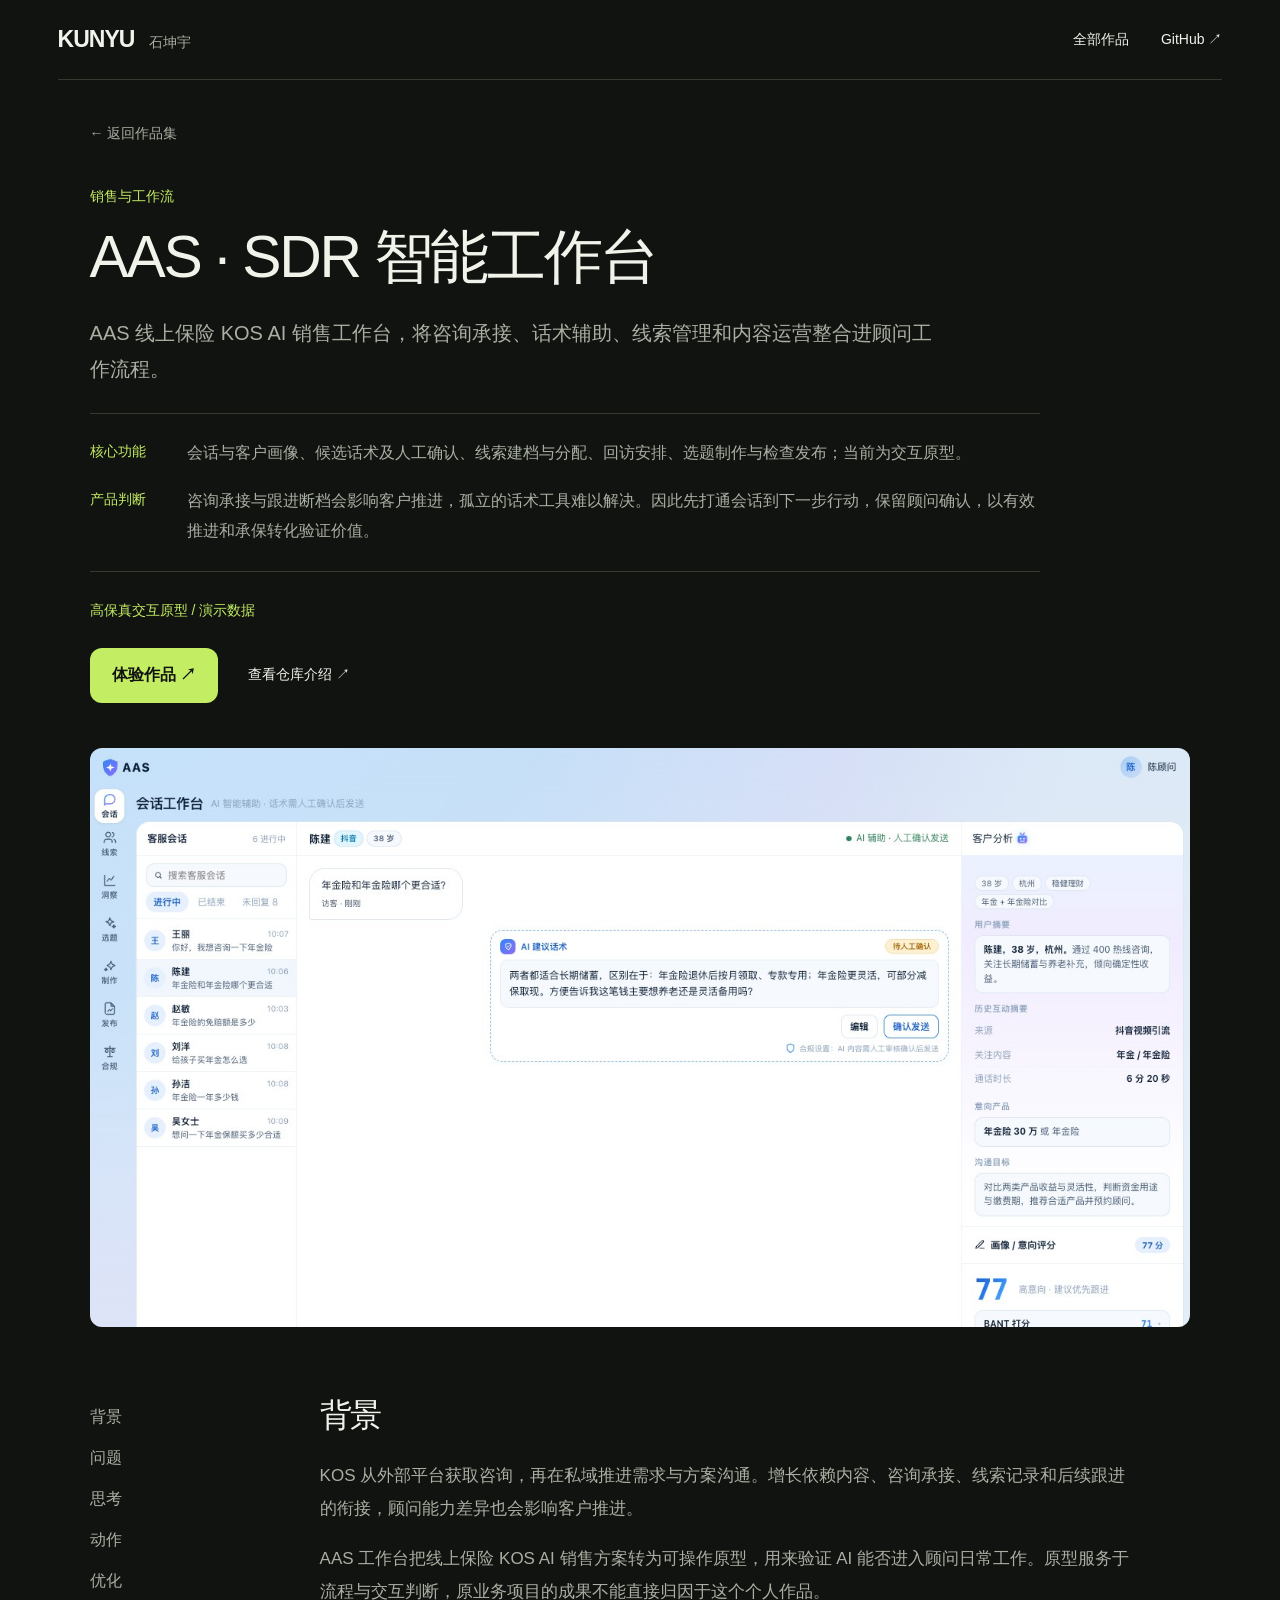
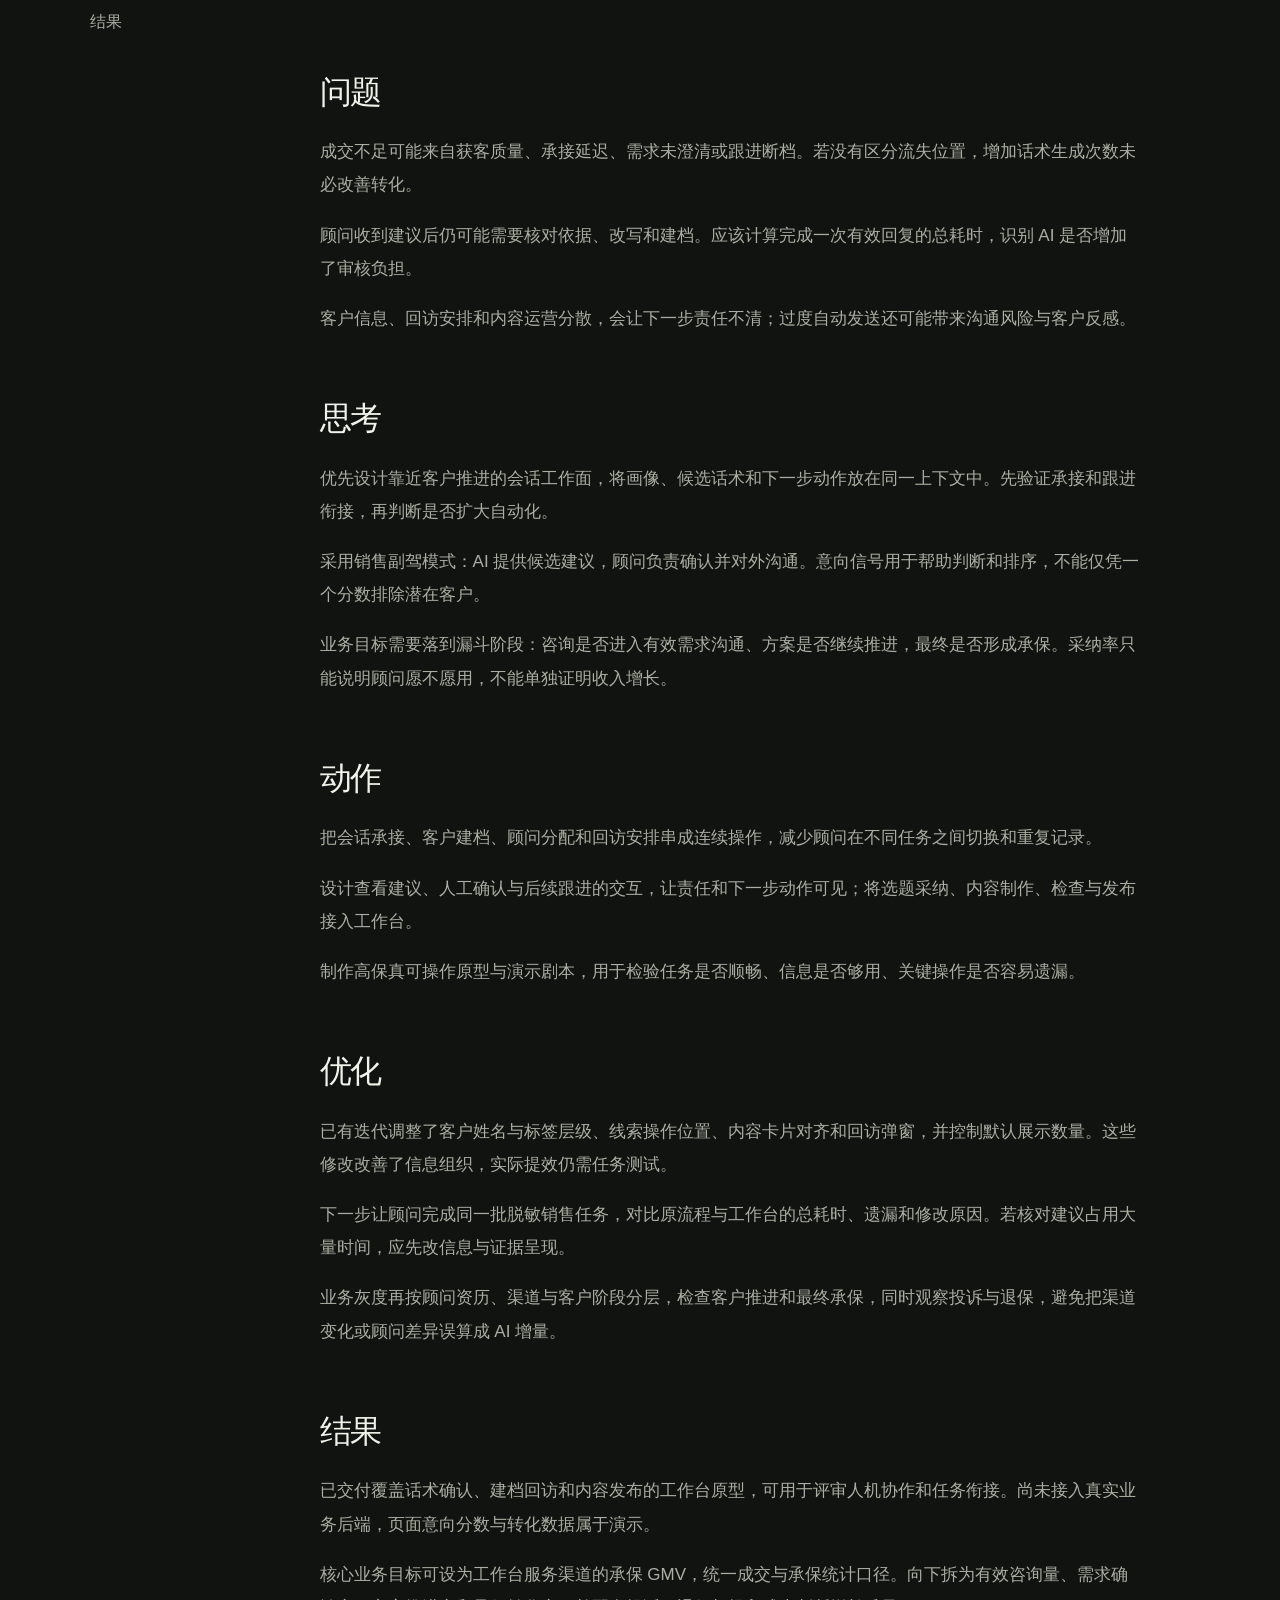
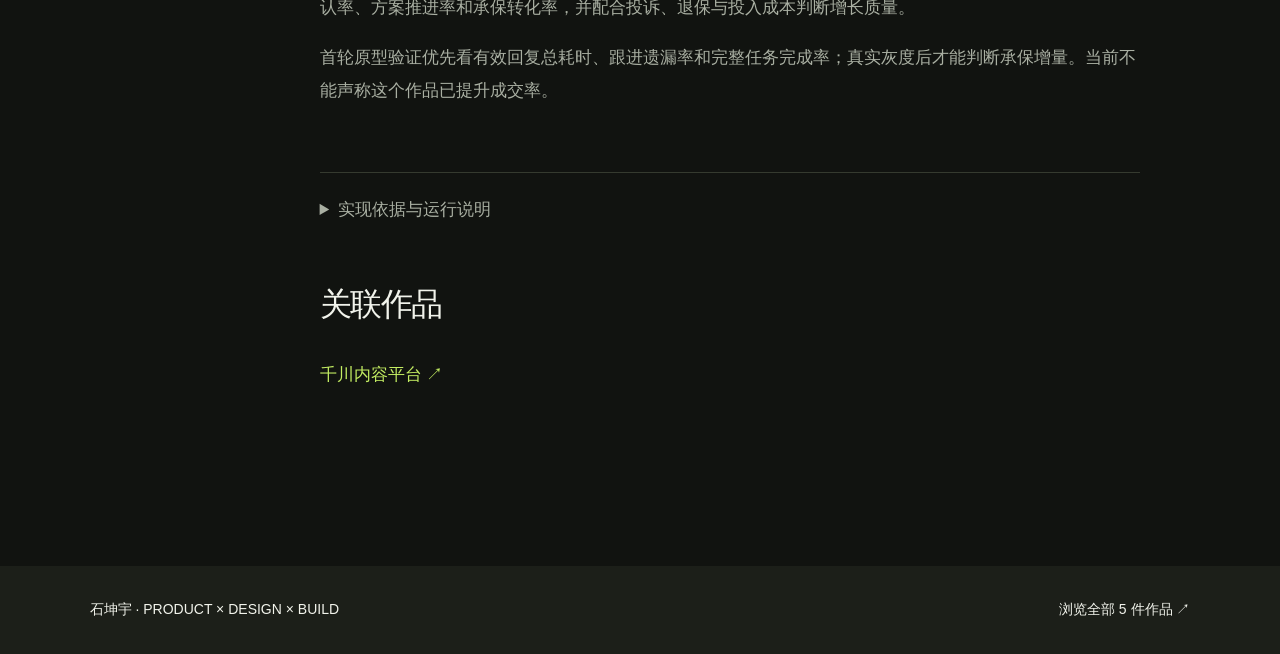
<file: projects/sdr-workbench.html>
<!doctype html><html lang="zh-CN"><head><meta charset="UTF-8"><meta name="viewport" content="width=device-width, initial-scale=1"><title>AAS · SDR 智能工作台 | 石坤宇的作品案例</title><meta name="description" content="AAS 线上保险 KOS AI 销售工作台，将咨询承接、话术辅助、线索管理和内容运营整合进顾问工作流程。"><link rel="icon" href="data:image/svg+xml,%3Csvg xmlns='http://www.w3.org/2000/svg' viewBox='0 0 32 32'%3E%3Crect width='32' height='32' fill='%23111310'/%3E%3Ctext x='4' y='24' font-size='24' fill='%23c3ed62'%3EK%3C/text%3E%3C/svg%3E"><link rel="stylesheet" href="../style.css"></head><body class="detail-page"><a class="skip" href="#case-content">跳到案例正文</a><header><a class="brand" href="../index.html">KUNYU<span>石坤宇</span></a><nav aria-label="主导航"><a href="../index.html#works">全部作品</a><a href="https://github.com/cain0624/sdr-workbench" target="_blank" rel="noopener">GitHub ↗</a></nav></header><main><div class="detail-hero"><a class="back" href="../index.html#works">← 返回作品集</a><p class="category">销售与工作流</p><h1>AAS · SDR 智能工作台</h1><p class="detail-summary">AAS 线上保险 KOS AI 销售工作台，将咨询承接、话术辅助、线索管理和内容运营整合进顾问工作流程。</p><dl class="detail-overview"><div><dt>核心功能</dt><dd>会话与客户画像、候选话术及人工确认、线索建档与分配、回访安排、选题制作与检查发布；当前为交互原型。</dd></div><div><dt>产品判断</dt><dd>咨询承接与跟进断档会影响客户推进，孤立的话术工具难以解决。因此先打通会话到下一步行动，保留顾问确认，以有效推进和承保转化验证价值。</dd></div></dl><div class="detail-state">高保真交互原型 / 演示数据</div><div class="detail-actions"><a class="button" href="https://cain0624.github.io/sdr-workbench/" target="_blank" rel="noopener">体验作品 ↗</a><a href="https://github.com/cain0624/sdr-workbench#readme" target="_blank" rel="noopener">查看仓库介绍 ↗</a></div><img class="detail-image" src="../assets/aas-workbench.jpg" alt="AAS · SDR 智能工作台的实际作品界面"></div><div class="case-layout"><aside class="case-toc" aria-label="案例目录"><a href="#chapter-0">背景</a><a href="#chapter-1">问题</a><a href="#chapter-2">思考</a><a href="#chapter-3">动作</a><a href="#chapter-4">优化</a><a href="#chapter-5">结果</a></aside><article id="case-content"><section class="case-chapter" id="chapter-0"><h2>背景</h2><p>KOS 从外部平台获取咨询，再在私域推进需求与方案沟通。增长依赖内容、咨询承接、线索记录和后续跟进的衔接，顾问能力差异也会影响客户推进。</p><p>AAS 工作台把线上保险 KOS AI 销售方案转为可操作原型，用来验证 AI 能否进入顾问日常工作。原型服务于流程与交互判断，原业务项目的成果不能直接归因于这个个人作品。</p></section><section class="case-chapter" id="chapter-1"><h2>问题</h2><p>成交不足可能来自获客质量、承接延迟、需求未澄清或跟进断档。若没有区分流失位置，增加话术生成次数未必改善转化。</p><p>顾问收到建议后仍可能需要核对依据、改写和建档。应该计算完成一次有效回复的总耗时，识别 AI 是否增加了审核负担。</p><p>客户信息、回访安排和内容运营分散，会让下一步责任不清；过度自动发送还可能带来沟通风险与客户反感。</p></section><section class="case-chapter" id="chapter-2"><h2>思考</h2><p>优先设计靠近客户推进的会话工作面，将画像、候选话术和下一步动作放在同一上下文中。先验证承接和跟进衔接，再判断是否扩大自动化。</p><p>采用销售副驾模式：AI 提供候选建议，顾问负责确认并对外沟通。意向信号用于帮助判断和排序，不能仅凭一个分数排除潜在客户。</p><p>业务目标需要落到漏斗阶段：咨询是否进入有效需求沟通、方案是否继续推进，最终是否形成承保。采纳率只能说明顾问愿不愿用，不能单独证明收入增长。</p></section><section class="case-chapter" id="chapter-3"><h2>动作</h2><p>把会话承接、客户建档、顾问分配和回访安排串成连续操作，减少顾问在不同任务之间切换和重复记录。</p><p>设计查看建议、人工确认与后续跟进的交互，让责任和下一步动作可见；将选题采纳、内容制作、检查与发布接入工作台。</p><p>制作高保真可操作原型与演示剧本，用于检验任务是否顺畅、信息是否够用、关键操作是否容易遗漏。</p></section><section class="case-chapter" id="chapter-4"><h2>优化</h2><p>已有迭代调整了客户姓名与标签层级、线索操作位置、内容卡片对齐和回访弹窗，并控制默认展示数量。这些修改改善了信息组织，实际提效仍需任务测试。</p><p>下一步让顾问完成同一批脱敏销售任务，对比原流程与工作台的总耗时、遗漏和修改原因。若核对建议占用大量时间，应先改信息与证据呈现。</p><p>业务灰度再按顾问资历、渠道与客户阶段分层，检查客户推进和最终承保，同时观察投诉与退保，避免把渠道变化或顾问差异误算成 AI 增量。</p></section><section class="case-chapter" id="chapter-5"><h2>结果</h2><p>已交付覆盖话术确认、建档回访和内容发布的工作台原型，可用于评审人机协作和任务衔接。尚未接入真实业务后端，页面意向分数与转化数据属于演示。</p><p>核心业务目标可设为工作台服务渠道的承保 GMV，统一成交与承保统计口径。向下拆为有效咨询量、需求确认率、方案推进率和承保转化率，并配合投诉、退保与投入成本判断增长质量。</p><p>首轮原型验证优先看有效回复总耗时、跟进遗漏率和完整任务完成率；真实灰度后才能判断承保增量。当前不能声称这个作品已提升成交率。</p></section><details class="case-chapter implementation-notes"><summary>实现依据与运行说明</summary><p>以下代码与资料用于核对已交付功能。案例中的业务指标为后续验证设计，尚未取得的效果不作为项目成果。</p><div class="evidence-links"><a href="https://github.com/cain0624/sdr-workbench/blob/main/index.html" target="_blank" rel="noopener"><b>交互与状态实现</b><span>index.html ↗</span></a></div></details><section class="case-chapter related"><h2>关联作品</h2><a href="qianchuan-content-platform.html">千川内容平台 ↗</a></section></article></div></main><footer class="detail-footer"><span>石坤宇 · PRODUCT × DESIGN × BUILD</span><a href="../index.html#works">浏览全部 5 件作品 ↗</a></footer></body></html>
</file>
<file: style.css>
:root{--bg:#111310;--surface:#1c1f19;--text:#f1f3eb;--muted:#a9afa2;--accent:#c3ed62;--line:#353a2f;--radius:12px}*{box-sizing:border-box}html{scroll-behavior:smooth;scroll-padding-top:100px}body{margin:0;background:var(--bg);color:var(--text);font-family:'Helvetica Neue','PingFang SC',sans-serif;-webkit-font-smoothing:antialiased}a{color:inherit;text-decoration:none}button{font:inherit;cursor:pointer}a:focus-visible,button:focus-visible{outline:2px solid var(--accent);outline-offset:6px}.skip{position:absolute;left:10px;top:-80px}.skip:focus{top:10px;z-index:100}header{height:80px;margin:0 4.5%;display:flex;align-items:center;justify-content:space-between;border-bottom:1px solid var(--line);position:relative;z-index:5}.brand{font-size:23px;font-weight:700;letter-spacing:-1px}.brand span{font-size:14px;letter-spacing:0;font-weight:400;color:var(--muted);margin-left:15px}nav{display:flex;gap:32px;font-size:14px}nav a:hover{color:var(--accent)}.hero{position:relative;display:grid;grid-template-columns:55% 45%;min-height:calc(100svh - 80px);max-height:950px;padding:72px 4.5% 72px;align-items:center}.hero-copy{z-index:2;pointer-events:none}.hero-copy a{pointer-events:auto}.eyebrow{font-size:14px;color:var(--muted);margin:0 0 30px;letter-spacing:.1em}h1{font-size:clamp(60px,6.8vw,110px);line-height:1.12;font-weight:500;letter-spacing:-.06em;margin:0 0 30px}h1 span{color:var(--accent)}.intro{font-size:18px;line-height:1.8;color:var(--muted);margin:0 0 36px}.button{display:inline-flex;gap:40px;background:var(--accent);color:var(--bg);padding:17px 22px;border-radius:var(--radius);font-weight:600;font-size:16px;transition:transform .3s}.button:active{scale:.98}.stage{position:absolute;width:55%;right:0;top:0;bottom:0;overflow:hidden}canvas{width:100%;height:100%;display:block}.stage-controls{position:absolute;bottom:64px;left:50%;transform:translateX(-50%);display:flex;gap:5px;background:var(--surface);border:1px solid var(--line);padding:5px;border-radius:var(--radius)}.stage-controls button{border:0;background:transparent;color:var(--muted);padding:10px 16px;border-radius:8px;font-size:14px}.stage-controls button.active{background:var(--accent);color:var(--bg)}.works{padding:70px 4.5% 90px}.section-title{margin-bottom:44px}h2{font-size:clamp(36px,4vw,64px);font-weight:500;letter-spacing:-.045em;line-height:1.15;margin:0 0 18px}.section-title p{color:var(--muted);font-size:18px}.featured{display:grid;grid-template-columns:2fr 1fr;gap:50px;align-items:center}.project-image{display:block;position:relative;overflow:hidden;border-radius:var(--radius);background:var(--surface)}.project-image img{display:block;width:100%;aspect-ratio:1.5;object-fit:cover;transition:transform .8s cubic-bezier(.2,.8,.2,1)}.project-image:hover img{transform:scale(1.035)}.image-action{position:absolute;right:20px;bottom:20px;padding:12px 20px;border-radius:8px;background:var(--accent);color:var(--bg);font-size:14px}.category{color:var(--accent);font-size:14px}.project-copy h3{font-size:40px;font-weight:500;letter-spacing:-.04em;margin:20px 0}.project-copy p{font-size:17px;line-height:1.8;color:var(--muted)}.project-copy a{display:inline-block;margin-top:20px;font-size:16px;border-bottom:1px solid var(--accent);padding-bottom:6px}@media(max-width:760px){header{height:68px}.brand span{display:none}nav{gap:18px}nav a:nth-child(2),nav a:nth-child(3){display:none}.hero{display:flex;align-items:flex-start;min-height:850px;max-height:none;padding-top:45px}.hero-copy{width:100%}h1{font-size:clamp(52px,10vw,78px)}.intro{font-size:16px}.stage{top:380px;height:470px;width:100%}.stage-controls{bottom:25px}.featured{grid-template-columns:1fr;gap:20px}.works{padding-top:50px}.project-copy h3{font-size:32px}}@media(prefers-reduced-motion:reduce){html{scroll-behavior:auto}*,*::before,*::after{animation:none!important;transition:none!important}}
.gallery{padding:0 4.5% 130px;display:grid;grid-template-columns:repeat(12,1fr);gap:75px 40px}.work.wide{grid-column:span 7}.work.narrow{grid-column:span 5}.work:nth-child(2){padding-top:150px}.work:nth-child(3){padding-top:0}.work:nth-child(4){padding-top:120px}.work .project-image img{aspect-ratio:1.6;object-position:top}.work-heading{display:flex;align-items:center;justify-content:space-between;gap:20px;margin-top:22px}.work h3{font-size:27px;font-weight:500;margin:0;letter-spacing:-.035em}.work>p{font-size:16px;line-height:1.7;color:var(--muted);max-width:480px}.work-meta{font-size:14px;color:var(--muted)}.case-link{border:0;border-bottom:1px solid var(--line);color:var(--accent);background:none;padding:8px 0;white-space:nowrap;font-size:14px;transition:border-color .2s}.case-link:hover{border-color:var(--accent)}.featured .case-link{margin-right:20px}.method{padding:100px 4.5%;background:var(--surface)}.section-intro{font-size:18px;line-height:1.8;color:var(--muted);max-width:680px;margin-bottom:60px}.method-layout{display:grid;grid-template-columns:1fr 1fr;gap:9%}.steps button{width:100%;border:0;border-top:1px solid var(--line);background:none;color:var(--muted);text-align:left;padding:26px 0;display:grid;grid-template-columns:1fr auto;align-items:center;gap:10px}.steps button span{font-size:28px;color:var(--text)}.steps button small{font-size:14px;grid-column:1}.steps button b{font-size:30px;grid-column:2;grid-row:1/3;font-weight:400}.steps button[aria-selected=true] span,.steps button[aria-selected=true] b{color:var(--accent)}#method-panel{display:flex;flex-direction:column;justify-content:center;min-height:390px}.method-symbol{font-size:130px;color:var(--accent);line-height:1.1;letter-spacing:-.09em;font-weight:300;transition:transform .45s}.method-symbol:hover{transform:rotate(-8deg)}#method-title{font-size:30px;font-weight:500;margin:30px 0 12px}#method-description{font-size:17px;line-height:1.9;color:var(--muted);max-width:520px;margin:0 0 28px}.method-evidence{font-size:14px;color:var(--accent)}.about{padding:140px 4.5%;display:grid;grid-template-columns:1fr 1fr;gap:9%}.about h2{font-size:clamp(34px,3.5vw,55px);line-height:1.5}.about h2 span{color:var(--accent)}.about-copy>p{font-size:17px;color:var(--muted);line-height:1.9;margin:0 0 28px}.experience{display:grid;grid-template-columns:95px 1fr;gap:20px 14px;margin:38px 0}.experience span{font-size:14px;color:var(--muted);padding-top:3px}.experience p{margin:0;font-size:16px}.about-copy .boundary{font-size:14px;color:var(--muted);border-top:1px solid var(--line);padding-top:25px}footer{padding:80px 4.5% 28px;background:var(--surface)}.footer-lead{font-size:clamp(42px,6vw,86px);line-height:1.2;letter-spacing:-.05em;margin:0 0 35px}.footer-lead span{color:var(--accent)}.footer-actions{display:flex;align-items:center;gap:24px;flex-wrap:wrap}.footer-actions>button{background:none;color:var(--text);border:0;border-bottom:1px solid var(--muted);padding:8px 0;font-size:14px}#copy-status{font-size:14px;color:var(--muted)}.footer-bottom{margin-top:100px;padding-top:25px;border-top:1px solid var(--line);display:flex;justify-content:space-between;gap:20px;font-size:13px;color:var(--muted)}dialog{background:var(--surface);color:var(--text);border:1px solid var(--line);border-radius:var(--radius);width:min(750px,94vw);max-height:85dvh;padding:48px;overflow:auto}dialog::backdrop{background:rgb(0 0 0 / .8);backdrop-filter:blur(8px)}dialog .close{position:absolute;right:20px;top:14px;background:none;border:0;color:var(--text);font-size:32px}dialog h2{font-size:38px;margin:16px 0 30px}dialog h3{font-size:18px;color:var(--text);margin:28px 0 8px}dialog p{font-size:16px;line-height:1.85;color:var(--muted)}.case-actions{display:flex;align-items:center;gap:30px;margin-top:35px}.case-actions>a:not(.button){font-size:14px}.reveal{opacity:1}.motion .reveal:not(.visible){opacity:0;transform:translateY(36px)}.motion .reveal{transition:opacity .8s cubic-bezier(.2,.8,.2,1),transform .8s cubic-bezier(.2,.8,.2,1)}.hero-copy{animation:arrive .9s cubic-bezier(.2,.8,.2,1) both}@keyframes arrive{from{opacity:0;transform:translateY(24px)}to{opacity:1;transform:translateY(0)}}@media(max-width:760px){.gallery{display:block;padding-bottom:60px}.work{padding-top:0!important;margin-bottom:45px}.work-heading{gap:10px}.work h3{font-size:24px}.method{padding:60px 4.5%}.method-layout{grid-template-columns:1fr;gap:35px}.section-intro{font-size:16px;margin-bottom:35px}.steps button{padding:20px 0}.steps button span{font-size:23px}#method-panel{min-height:320px}.method-symbol{font-size:90px}.about{grid-template-columns:1fr;padding:70px 4.5%;gap:24px}.about h2{font-size:36px}.footer-bottom{flex-wrap:wrap;margin-top:65px}.footer-bottom span:nth-child(2){display:none}dialog{padding:36px 24px}dialog h2{font-size:30px}.case-actions{gap:20px}.hero{min-height:825px}.stage{top:370px;height:455px}}@media(prefers-reduced-motion:reduce){.motion .reveal:not(.visible){opacity:1;transform:none}}
.stage-controls{width:max-content}.stage-controls button{white-space:nowrap}
[hidden]{display:none!important}.filters{display:flex;flex-wrap:wrap;gap:10px;margin:32px 0 14px}.filters button{border:1px solid var(--line);background:var(--surface);border-radius:8px;color:var(--muted);font-size:14px;padding:11px 17px}.filters button[aria-pressed=true]{background:var(--accent);color:var(--bg);border-color:var(--accent)}#filter-status{font-size:14px;color:var(--muted)}.work .project-state{font-size:13px;line-height:1.6;margin:12px 0 0}.gallery .work:nth-child(n){padding-top:0}.gallery .work:nth-child(4n+2){padding-top:95px}.gallery .work:nth-child(4n+4){padding-top:55px}.ecosystem{padding:90px 4.5% 110px;border-top:1px solid var(--line)}.chains>div{padding:30px 0;border-top:1px solid var(--line)}.chains h3{font-size:23px;font-weight:500;margin:0 0 24px}.chain{display:flex;align-items:center;gap:16px;flex-wrap:wrap}.chain a{padding:15px 22px;border:1px solid var(--line);border-radius:var(--radius);font-size:17px;transition:color .2s,border-color .2s}.chain a:hover{color:var(--accent);border-color:var(--accent)}.chain span{color:var(--accent)}.chains p{font-size:16px;color:var(--muted);line-height:1.8}.detail-hero{padding:45px 7% 60px;max-width:1500px;margin:auto}.back{font-size:14px;color:var(--muted);display:block;margin-bottom:45px}.detail-hero h1{font-size:clamp(36px,4.6vw,70px);line-height:1.2;letter-spacing:-.04em;max-width:1100px;margin:16px 0 22px}.detail-summary{font-size:20px;line-height:1.8;color:var(--muted);max-width:850px}.detail-state{font-size:14px;color:var(--accent);margin-top:25px}.detail-actions{display:flex;align-items:center;gap:30px;margin:28px 0 45px}.detail-actions>a:not(.button){font-size:14px}.detail-image{width:100%;aspect-ratio:1.9;object-fit:cover;object-position:top;border-radius:var(--radius);display:block;background:var(--surface)}.case-layout{display:grid;grid-template-columns:160px minmax(0,820px);gap:70px;padding:10px 7% 100px;max-width:1500px;margin:auto}.case-toc{position:sticky;top:35px;align-self:start;display:flex;flex-direction:column;gap:20px;padding-top:10px}.case-toc a{font-size:16px;color:var(--muted)}.case-toc a:hover{color:var(--accent)}.case-chapter{margin-bottom:65px;scroll-margin-top:35px}.case-chapter h2{font-size:32px;margin-bottom:25px}.case-chapter p,.case-chapter li{font-size:17px;line-height:1.95;color:var(--muted)}.case-chapter ul{padding-left:20px}.case-chapter li{padding:0 0 18px 8px}.evidence-links{display:grid;gap:18px}.evidence-links a{padding:20px;background:var(--surface);border-radius:var(--radius);display:flex;flex-direction:column;gap:12px}.evidence-links b{font-size:16px;font-weight:500}.evidence-links span{font-size:14px;color:var(--accent);overflow-wrap:anywhere}.related>a{display:block;padding:15px 0;color:var(--accent);font-size:17px}.detail-footer{display:flex;justify-content:space-between;gap:30px;font-size:14px;padding:35px 7%}.detail-page .button{white-space:nowrap}@media(max-width:760px){.gallery .work:nth-child(n){padding-top:0}.ecosystem{padding:60px 4.5%}.chain{gap:10px}.chain a{font-size:15px;padding:12px 14px}.chains h3{font-size:21px}.detail-hero{padding:30px 5%}.detail-hero h1{font-size:38px}.detail-summary{font-size:17px}.detail-image{aspect-ratio:1.5}.detail-actions{gap:20px}.case-layout{display:block;padding:0 5% 60px}.case-toc{position:relative;top:0;flex-direction:row;gap:20px;overflow-x:auto;white-space:nowrap;padding:22px 0;margin-bottom:30px;border-bottom:1px solid var(--line)}.case-chapter h2{font-size:28px}.case-chapter p,.case-chapter li{font-size:16px}.case-chapter{margin-bottom:45px}.detail-footer{flex-direction:column;gap:16px}.filters button{padding:10px 13px}}
.perspective-entry{padding:85px 4.5%;border-top:1px solid var(--line)}.perspective-entry h2{font-size:clamp(36px,4.3vw,64px);line-height:1.3}.perspective-entry>p:not(.category){font-size:18px;line-height:1.8;color:var(--muted);margin-bottom:30px;max-width:750px}

.implementation-notes{border-top:1px solid var(--line);padding-top:25px}.implementation-notes summary{font-size:17px;color:var(--muted);cursor:pointer}.implementation-notes summary:focus-visible{outline:2px solid var(--accent);outline-offset:6px}.implementation-notes[open] summary{color:var(--accent);margin-bottom:24px}
.detail-overview{max-width:950px;display:grid;gap:18px;margin:26px 0 30px;padding:24px 0;border-top:1px solid var(--line);border-bottom:1px solid var(--line)}.detail-overview>div{display:grid;grid-template-columns:75px 1fr;gap:22px}.detail-overview dt{font-size:14px;color:var(--accent);line-height:1.9}.detail-overview dd{margin:0;font-size:16px;line-height:1.9;color:var(--muted)}@media(max-width:760px){.detail-overview>div{grid-template-columns:65px 1fr;gap:14px}.detail-overview dd{font-size:15px}}
</file>
<file: refinements.css>
/* One editorial grid, shared spacing and a single accent. */
:root{--ease:cubic-bezier(.22,1,.36,1)}
body{background:#111310}
header{height:88px}nav a{position:relative;padding:10px 0}nav a::after{content:'';position:absolute;left:0;bottom:0;width:100%;height:1px;background:var(--accent);transform:scaleX(0);transform-origin:left;transition:transform .3s var(--ease)}nav a:hover::after{transform:scaleX(1)}
.hero{min-height:calc(100svh - 88px);padding-bottom:120px;isolation:isolate}
.hero::before{content:'';position:absolute;inset:0;background:radial-gradient(ellipse at 80% 40%,#c3ed6210,transparent 48%);z-index:-1;pointer-events:none}
.hero h1{font-size:clamp(68px,7.7vw,126px);font-weight:500;line-height:1.14;letter-spacing:-.065em}.hero-copy{animation:none}.hero-copy>*{animation:copy-enter 1s var(--ease) both}.hero-copy h1{animation-delay:.12s}.hero-copy .intro{animation-delay:.22s}.hero-copy .button{animation-delay:.32s}.hero h1 span{display:inline-block}.hero-baseline{position:absolute;bottom:26px;left:4.5%;right:4.5%;border-top:1px solid var(--line);padding-top:24px;display:flex;align-items:center;justify-content:space-between;font-size:14px;color:var(--muted)}.hero-baseline a{color:var(--text)}.hero-baseline a span{display:inline-block;margin-left:18px;color:var(--accent)}
.stage{width:57%;animation:stage-enter 1.4s var(--ease) both}.stage-caption{position:absolute;top:40px;left:12%;right:9%;display:flex;justify-content:space-between;gap:15px;font-size:12px;letter-spacing:.08em;color:var(--muted);pointer-events:none}.stage-caption span:last-child{letter-spacing:0}.stage-controls{bottom:94px;background:#1c1f19b3;backdrop-filter:blur(12px);padding:6px}.stage-controls button{transition:background .25s,color .25s}.stage-controls button:hover:not(.active){background:#ffffff0b;color:var(--text)}
.works{padding:105px 4.5% 0}.section-title{position:relative;padding-bottom:30px;margin:0;border-bottom:1px solid var(--line)}.section-title h2{font-size:clamp(44px,4.5vw,70px)}.section-title>p{max-width:700px;line-height:1.8}.filters{gap:8px;margin:32px 0 12px}.filters button{background:transparent;border-radius:6px;transition:background .25s,color .25s,border-color .25s}.filters button:hover{border-color:var(--accent);color:var(--text)}.filters button[aria-pressed=true]:hover{color:var(--bg)}#filter-status{position:absolute;bottom:30px;right:0;margin:0;font-size:13px}
.gallery{display:flex;flex-direction:column;gap:0;padding:0 4.5% 90px}.gallery .project-row:nth-child(n){padding:64px 0;margin:0;display:grid;grid-template-columns:minmax(0,1.2fr) minmax(0,1fr);gap:clamp(36px,5.5vw,88px);align-items:center;border-bottom:1px solid var(--line)}
.project-row .project-image{border:1px solid #474e3b;background:#20251b;box-shadow:0 20px 55px #0004;overflow:hidden;transform:perspective(1200px) rotateX(var(--tilt-x,0deg)) rotateY(var(--tilt-y,0deg));transition:transform .45s var(--ease),box-shadow .45s var(--ease),border-color .3s;will-change:auto;position:relative;border-radius:12px}.project-row .image-bar{height:38px;padding:0 16px;display:flex;align-items:center;justify-content:space-between;color:#b8c1ac;background:#262d20;font-size:11px;letter-spacing:.03em;border-bottom:1px solid #404834}.project-row .image-bar>span:first-child::before{content:'';display:inline-block;width:6px;height:6px;border-radius:50%;background:var(--accent);margin-right:9px}.project-row .image-viewport{overflow:hidden}.project-row .project-image img{width:100%;height:auto;aspect-ratio:1.5;object-fit:contain;object-position:center;transition:transform .75s var(--ease)}.project-row .project-image::after{content:'';position:absolute;inset:38px 0 0;background:radial-gradient(circle at var(--light-x,50%) var(--light-y,50%),#ffffff12,transparent 58%);opacity:0;transition:opacity .35s;pointer-events:none}.project-row .project-image:hover{box-shadow:0 32px 70px #0007;border-color:#809751}.project-row .project-image:hover::after{opacity:1}.project-row .project-image:hover img{transform:scale(1.025)}.project-row .image-action{bottom:16px;right:16px;padding:10px 14px;background:#111310e8;color:var(--text);border:1px solid #ffffff29;backdrop-filter:blur(8px);font-size:12px;display:flex;align-items:center;gap:25px;transition:color .25s,background .25s}.project-row .project-image:hover .image-action{color:var(--accent);background:#111310}.project-row .image-action>span{font-size:17px}
.project-row .project-copy{min-width:0}.project-row .category{color:var(--accent);font-size:13px;letter-spacing:.06em;margin:0 0 15px}.project-row .project-copy h3{font-size:clamp(27px,2.65vw,42px);font-weight:500;line-height:1.2;letter-spacing:-.04em;margin:0 0 14px}.project-row .project-headline{font-size:17px;line-height:1.7;margin:0 0 24px;color:var(--text)}.project-facts{margin:0 0 24px;display:grid;gap:17px}.project-facts>div{display:grid;grid-template-columns:66px 1fr;gap:17px}.project-facts dt{font-size:12px;color:#b3bba7;padding-top:4px;line-height:1.8;letter-spacing:.04em}.project-facts dd{margin:0;color:var(--muted);font-size:15px;line-height:1.85;text-wrap:pretty}.project-row .work-meta{font-size:12px;line-height:1.8;color:#b3bba7;margin:0 0 21px}.project-row .project-links{display:flex;align-items:center;gap:23px;padding-top:17px;border-top:1px solid var(--line)}.project-row .project-links a{margin:0;padding:0;border:0;display:inline-flex;align-items:center;gap:27px;font-size:13px;color:var(--muted);transition:color .2s}.project-row .project-links a:first-child{color:var(--accent)}.project-row .project-links a:hover{color:var(--text)}.project-links a span{transition:transform .25s var(--ease)}.project-links a:hover span{transform:translate(3px,-3px)}
.motion .project-row:not(.visible){opacity:1;transform:none}.motion .project-row:not(.visible) .project-image{opacity:0;translate:0 35px}.motion .project-row:not(.visible) .project-copy{opacity:0;translate:0 28px}.motion .project-row .project-image{transition:opacity .8s var(--ease),translate .9s var(--ease),transform .45s var(--ease),box-shadow .45s var(--ease),border-color .3s}.motion .project-row .project-copy{transition:opacity .8s var(--ease) .12s,translate .9s var(--ease) .12s}
.ecosystem{padding-top:100px}.chains>div{position:relative}.chain a{background:#ffffff03;transition:background .3s,border-color .3s,transform .3s}.chain a:hover{transform:translateY(-4px);background:#c3ed620a}.method{position:relative;overflow:hidden;background:#1b2017}.method::after{content:'';width:550px;height:550px;border:1px solid #c3ed6210;border-radius:50%;position:absolute;right:-250px;top:-260px;pointer-events:none}.steps button{transition:padding .3s var(--ease),background .3s}.steps button:hover{padding-left:12px}.steps button b{transition:transform .3s}.steps button[aria-selected=true] b{transform:rotate(45deg)}.perspective-entry{background:linear-gradient(120deg,#1e2816 0%,#141711 65%);padding-top:100px;padding-bottom:100px}.perspective-entry h2{max-width:850px}.perspective-entry .button:hover{transform:translateY(-3px)}.about{padding-top:120px;padding-bottom:120px}.button{transition:transform .3s var(--ease),box-shadow .3s,background .3s}.button:hover{box-shadow:0 8px 30px #c3ed621b;background:#d0f67b}footer{border-top:1px solid #485237}
@keyframes copy-enter{from{opacity:0;transform:translateY(38px);filter:blur(8px)}to{opacity:1;transform:none;filter:blur(0)}}@keyframes stage-enter{from{opacity:0;transform:scale(.88)}to{opacity:1;transform:scale(1)}}
@supports(animation-timeline:scroll()){body::before{content:'';position:fixed;top:0;left:0;height:2px;width:100%;background:var(--accent);z-index:20;transform-origin:left;animation:reading-progress linear both;animation-timeline:scroll(root)}@keyframes reading-progress{from{transform:scaleX(0)}to{transform:scaleX(1)}}}
@media(min-width:1600px){header,.hero,.works,.gallery,.ecosystem,.method,.perspective-entry,.about,footer{padding-left:max(4.5%,calc((100vw - 1480px)/2));padding-right:max(4.5%,calc((100vw - 1480px)/2))}header{margin:0}.stage{right:calc((100vw - 1600px)/2);width:900px}.hero-baseline{left:calc((100vw - 1480px)/2);right:calc((100vw - 1480px)/2)}}
@media(max-width:1000px){.gallery .project-row:nth-child(n){gap:30px;padding:45px 0;grid-template-columns:1.1fr 1fr}.project-facts>div{display:block}.project-facts dt{margin-bottom:5px}.project-facts dd{font-size:14px}.project-row .project-headline{font-size:16px}.project-row .project-links{gap:16px}.stage-caption{display:none}}
@media(max-width:760px){header{height:68px}.hero{min-height:870px;padding-top:40px;padding-bottom:80px}.hero h1{font-size:clamp(53px,10.7vw,82px)}.hero .intro{font-size:16px}.stage{width:100%;height:420px;top:370px}.stage-controls{bottom:25px}.hero-baseline{bottom:22px;font-size:12px}.hero-baseline>span{max-width:190px;line-height:1.6}.hero-baseline a span{margin-left:8px}.works{padding-top:60px}.section-title h2{font-size:42px}.section-title>p{font-size:16px}.section-title{padding-bottom:45px}#filter-status{left:0;right:auto;bottom:16px}.filters button{font-size:12px;padding:10px 12px}.gallery{padding-bottom:55px}.gallery .project-row:nth-child(n){grid-template-columns:1fr;gap:28px;padding:38px 0}.project-row .project-copy h3{font-size:30px}.project-row .project-headline{margin-bottom:20px}.project-facts{gap:14px;margin-bottom:19px}.project-facts>div{display:grid;grid-template-columns:62px 1fr;gap:14px}.project-facts dd{font-size:15px}.project-row .project-links a{font-size:14px}.project-row .project-links{gap:24px}.project-row .project-image{transform:none}.project-row .project-image img{aspect-ratio:1.5}.ecosystem,.perspective-entry{padding-top:60px;padding-bottom:60px}.about{padding-top:65px;padding-bottom:65px}}
@media(prefers-reduced-motion:reduce){.motion .project-row:not(.visible) .project-image,.motion .project-row:not(.visible) .project-copy{opacity:1;translate:none}.project-row .project-image{transform:none!important}body::before{display:none}.hero-copy>*{filter:none}.project-row .project-image:hover img{transform:none}.chain a:hover{transform:none}}
/* Automatic hero morphing and scroll-driven depth; no scroll event work. */
.hero .stage{width:63%;right:1%;overflow:hidden}.stage-caption{left:18%;right:12%}.hero canvas{cursor:pointer}.hero canvas:focus-visible{outline:1px solid var(--accent);outline-offset:-8px}.parallax-media{width:100%}.project-row .image-viewport{padding:16px 0;background:#171c13}.project-row .image-viewport img{aspect-ratio:1.5}
@supports(animation-timeline:view()){
 .hero{view-timeline-name:--hero-depth;view-timeline-axis:block}
 .hero canvas{animation:hero-parallax linear both;animation-timeline:--hero-depth;animation-range:exit 0% exit 100%}
 .hero h1{animation:headline-parallax linear both;animation-timeline:--hero-depth;animation-range:exit 0% exit 100%}
 .project-row{view-timeline-name:--project-depth;view-timeline-axis:block}
 .parallax-media{animation:image-parallax linear both;animation-timeline:--project-depth;animation-range:entry 0% exit 100%}
 .about{view-timeline-name:--about-depth;view-timeline-axis:block}
 .about-title{animation:about-parallax linear both;animation-timeline:--about-depth;animation-range:entry 0% exit 100%}
 @keyframes hero-parallax{from{transform:translateY(0) scale(1)}to{transform:translateY(200px) scale(1.12)}}
 @keyframes headline-parallax{from{transform:translateY(0)}to{transform:translateY(80px)}}
 @keyframes image-parallax{from{transform:translateY(25px) scale(1.04)}to{transform:translateY(-25px) scale(1.04)}}
 @keyframes about-parallax{from{transform:translateY(30px)}to{transform:translateY(-30px)}}
}
@media(min-width:1600px){.hero .stage{width:1000px;right:calc((100vw - 1552px)/2)}}
@media(max-width:760px){.hero .stage{width:112%;right:-6%;height:460px;top:365px}.hero{min-height:910px}.stage-caption{display:none}.project-row .image-viewport{padding:10px 0}
 @keyframes hero-parallax{from{transform:translateY(0)}to{transform:translateY(90px)}}
 @keyframes headline-parallax{from{transform:translateY(0)}to{transform:translateY(30px)}}
 @keyframes image-parallax{from{transform:translateY(12px) scale(1.035)}to{transform:translateY(-12px) scale(1.035)}}
}
@media(prefers-reduced-motion:reduce){.hero canvas,.hero h1,.parallax-media,.about-title{animation:none!important;transform:none!important}.hero canvas{cursor:default}}
.hero{overflow:clip}.hero .stage{mask-image:linear-gradient(to right,transparent,#000 14%,#000 96%)}@media(max-width:760px){.hero .stage{mask-image:none}}

.hero-copy{position:relative;top:-20px}

.project-video video{display:block;width:100%;aspect-ratio:16/9;object-fit:contain;background:#10130f}.project-video .image-viewport{padding:0}.project-video::after{display:none}.video-tools{position:absolute;left:16px;bottom:16px;display:flex;gap:6px}.video-tools button{padding:10px 12px;border:1px solid #ffffff29;border-radius:8px;background:#111310e8;color:var(--text);font-size:12px;backdrop-filter:blur(8px)}.video-tools button:hover{color:var(--accent);border-color:#c3ed6270}.video-tools button:focus-visible{outline:2px solid var(--accent);outline-offset:3px}.project-video .image-action{font-size:12px}.video-toggle{min-width:50px}@media(max-width:420px){.video-tools{left:9px;bottom:9px;gap:4px}.video-tools button{font-size:11px;padding:8px}.project-video .image-action{right:9px;bottom:9px;font-size:11px;padding:8px;gap:10px}}
</file>
<file: perspectives.css>
.thinking-hero{padding:85px 7% 70px;max-width:1450px;margin:auto}.thinking-hero h1{font-size:clamp(45px,5.5vw,86px);line-height:1.2;max-width:1000px}.thinking-hero>p:not(.category){font-size:19px;line-height:1.9;color:var(--muted);max-width:800px}.thought-path{display:flex;flex-wrap:wrap;align-items:center;gap:20px;margin-top:35px}.thought-path a{font-size:16px;color:var(--accent);padding:10px 0;border-bottom:1px solid var(--line)}.thought-path span{color:var(--muted)}.sandbox{background:var(--surface);padding:70px 7%;display:grid;grid-template-columns:1fr 1fr;gap:9%}.sandbox h2{font-size:42px}.sandbox p{font-size:17px;line-height:1.9;color:var(--muted)}.sandbox .sandbox-note,.sandbox-note{font-size:14px;line-height:1.8;color:var(--muted)}#decision-form{display:grid;gap:22px;margin-top:28px}#decision-form label{display:grid;gap:10px;font-size:16px}select{width:100%;padding:13px;border:1px solid var(--line);border-radius:8px;background:var(--bg);color:var(--text);font-size:16px}#decision-form .check{display:flex;align-items:center;gap:12px;line-height:1.5}input[type=checkbox]{width:19px;height:19px;accent-color:var(--accent)}#reset-sandbox{justify-self:start;background:none;color:var(--muted);border:0;border-bottom:1px solid var(--muted);font-size:14px;padding:8px 0}.decision-output{align-self:center;border-left:2px solid var(--accent);padding-left:35px;min-height:400px}#decision-label{color:var(--accent);font-size:14px}#decision-title{font-size:37px;font-weight:500;margin:22px 0}#decision-trace{padding-left:20px;color:var(--muted);font-size:15px;line-height:2.1}#decision-trace li{padding-bottom:7px}.thoughts{max-width:950px;margin:auto;padding:80px 5%}.thought-chapter{margin:0 0 85px;scroll-margin-top:40px}.thought-chapter h2{font-size:32px;line-height:1.5}.thought-chapter p,.thought-chapter li{font-size:17px;line-height:2;color:var(--muted)}.thought-chapter strong{color:var(--text);font-weight:600}.thought-chapter a{color:var(--accent)}.next-experiment{padding:70px 7%;background:var(--surface)}.next-experiment h2{font-size:36px}.next-experiment h3{font-size:26px;color:var(--accent);font-weight:500}.next-experiment>p{max-width:800px;font-size:17px;line-height:1.9;color:var(--muted)}select:focus-visible,input:focus-visible{outline:2px solid var(--accent);outline-offset:4px}@media(max-width:760px){.thinking-hero{padding:50px 5%}.thinking-hero h1{font-size:44px}.thinking-hero>p:not(.category){font-size:17px}.thought-path{gap:14px}.sandbox{grid-template-columns:1fr;padding:45px 5%;gap:40px}.sandbox h2{font-size:34px}.decision-output{padding-left:22px;min-height:0}#decision-title{font-size:30px}.thoughts{padding-top:55px}.thought-chapter h2{font-size:27px}.thought-chapter p,.thought-chapter li{font-size:16px}.thought-chapter{margin-bottom:60px}.next-experiment{padding:45px 5%}}
</file>
